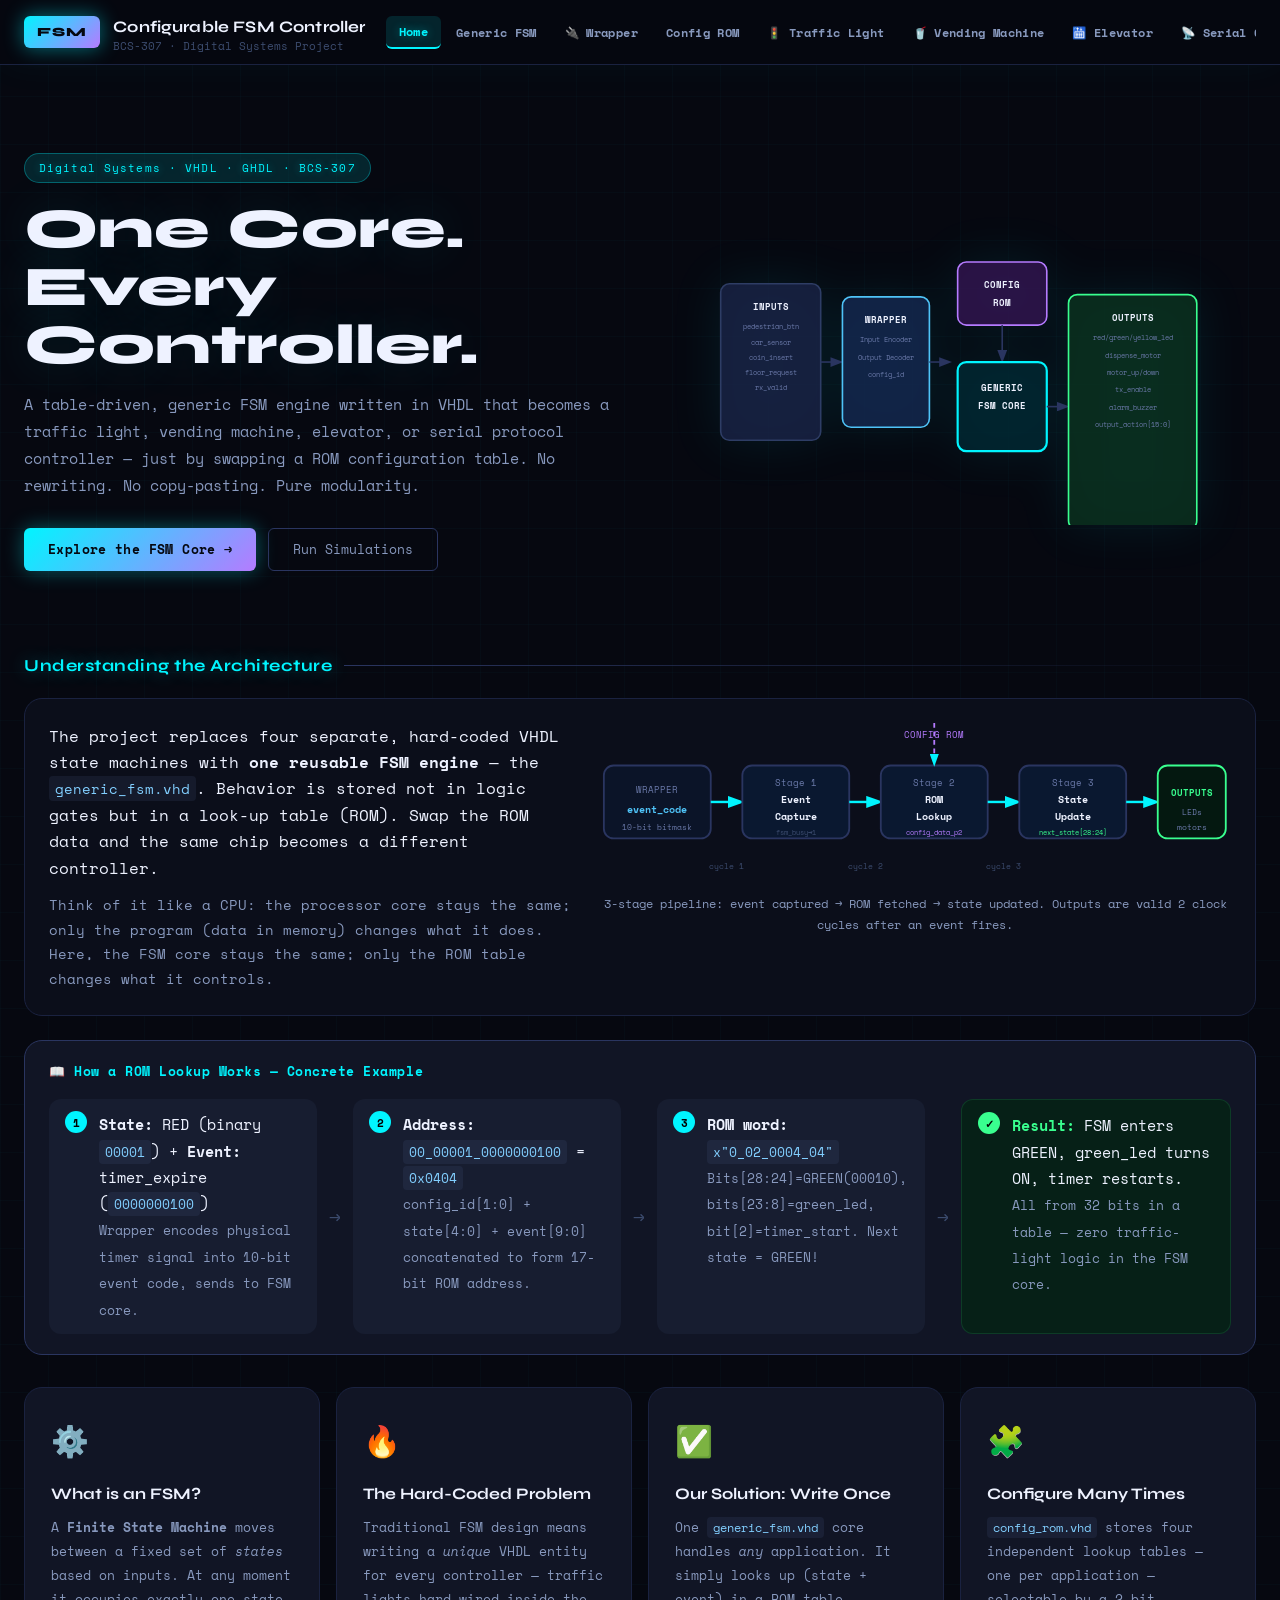
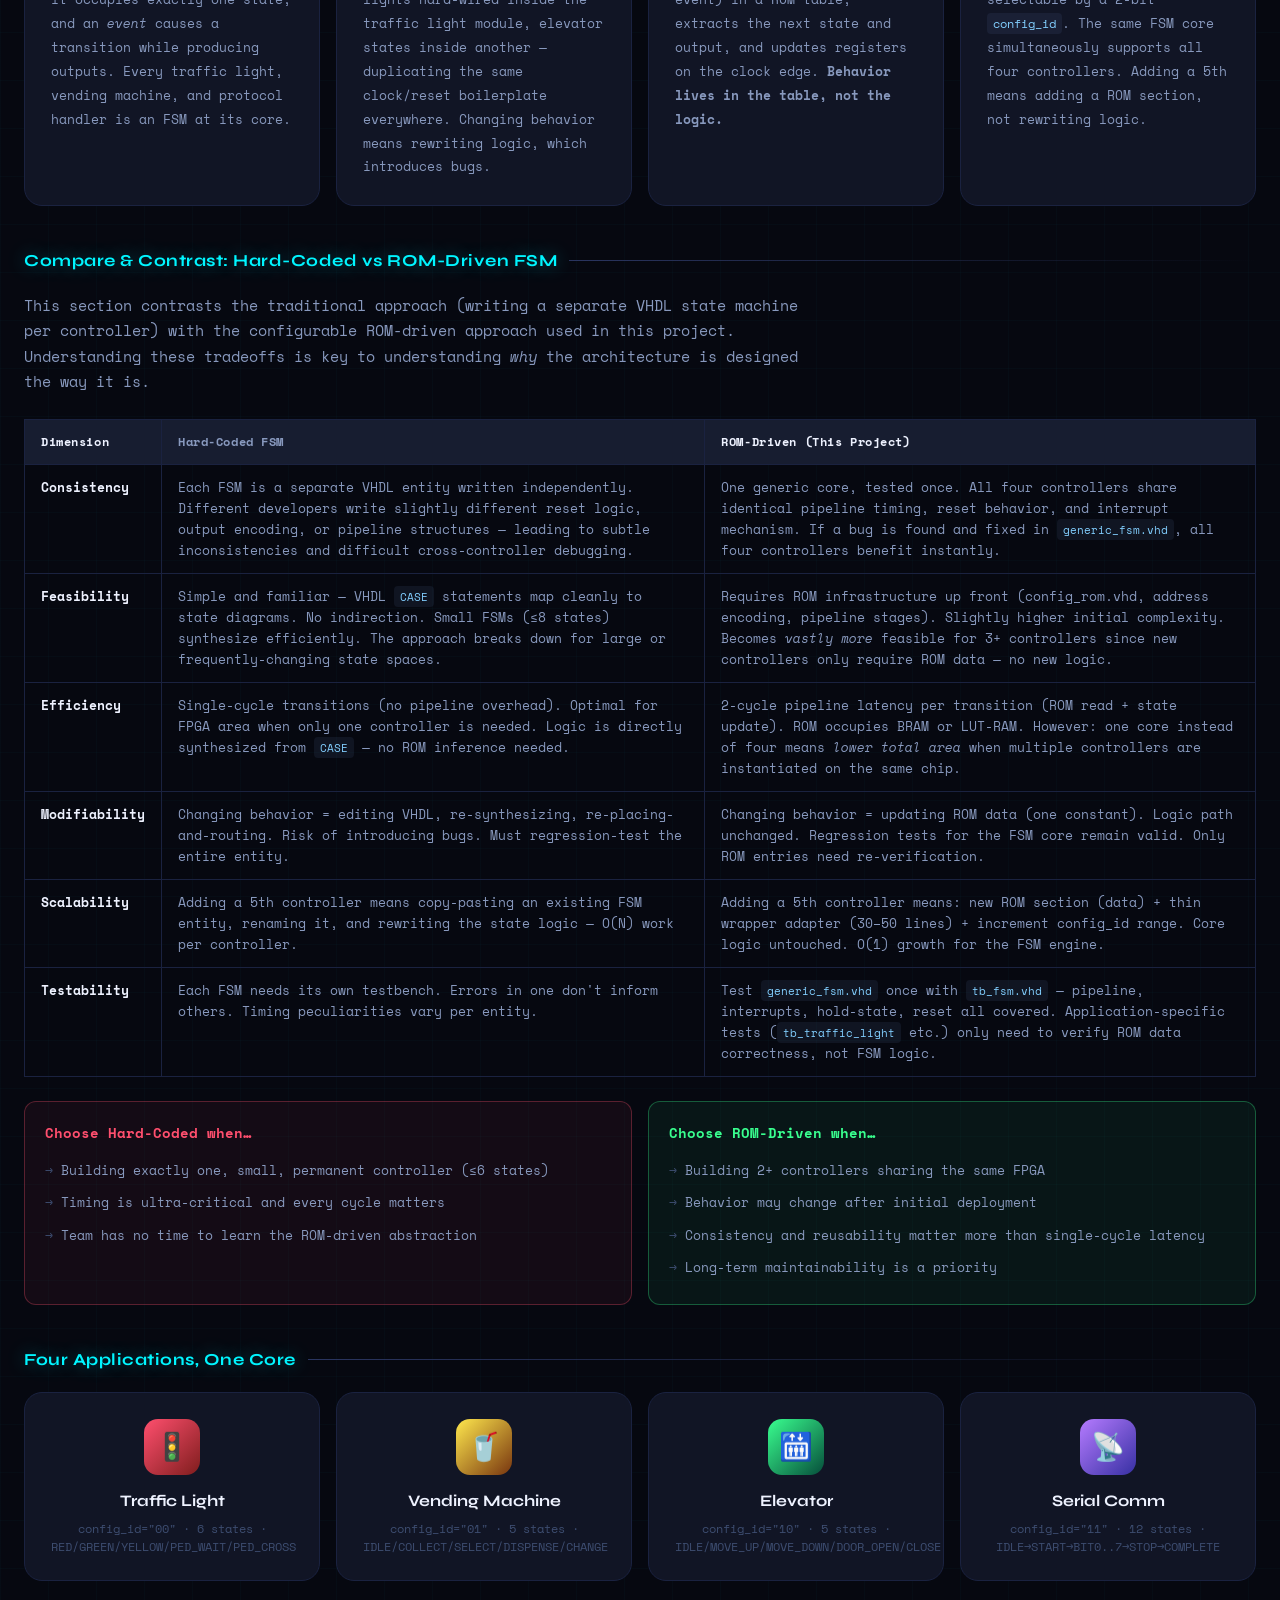
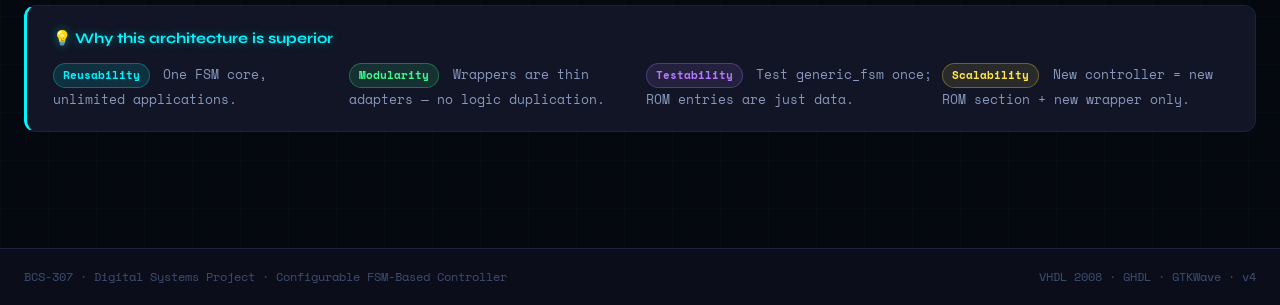
<file: configurable_fsm/web/index.html>
<!DOCTYPE html>
<html lang="en">
<head>
<meta charset="UTF-8"/>
<meta name="viewport" content="width=device-width,initial-scale=1.0"/>
<title>Configurable FSM-Based Digital Controller · BCS-307</title>
<link rel="stylesheet" href="style.css"/>
</head>
<body>

<!-- ═══════════ HEADER ═══════════ -->
<header>
  <div class="header-inner">
    <div class="logo-block">
      <div class="logo-chip">FSM</div>
      <div>
        <div class="logo-title">Configurable FSM Controller</div>
        <div class="logo-sub">BCS-307 · Digital Systems Project</div>
      </div>
    </div>
    <nav id="main-nav">
      <button class="nav-btn active"  data-tab="home">Home</button>
      <button class="nav-btn" data-tab="generic-fsm">Generic FSM</button>
      <button class="nav-btn" data-tab="wrapper">🔌 Wrapper</button>
      <button class="nav-btn" data-tab="config-rom">Config ROM</button>
      <button class="nav-btn" data-tab="traffic">🚦 Traffic Light</button>
      <button class="nav-btn" data-tab="vending">🥤 Vending Machine</button>
      <button class="nav-btn" data-tab="elevator">🛗 Elevator</button>
      <button class="nav-btn" data-tab="serial">📡 Serial Comm</button>
      <button class="nav-btn" data-tab="simulation">Simulation</button>
      <button class="nav-btn" data-tab="waveform">Waveform Viewer</button>
      <button class="nav-btn" data-tab="error-handling">&#9888;&#65039; Error Handling</button>
      <button class="nav-btn" data-tab="ui-development">&#128421;&#65039; UI Development</button>
    </nav>
    <button class="hamburger" id="hamburger">☰</button>
  </div>
</header>

<main>

<!-- ═══════════ HOME ═══════════ -->
<section class="tab active" id="tab-home">
  <div class="hero">
    <div class="hero-text">
      <span class="badge">Digital Systems · VHDL · GHDL · BCS-307</span>
      <h1>One Core.<br>Every Controller.</h1>
      <p class="hero-lead">A table-driven, generic FSM engine written in VHDL that becomes a traffic light, vending machine, elevator, or serial protocol controller — just by swapping a ROM configuration table. No rewriting. No copy-pasting. Pure modularity.</p>
      <div class="hero-btns">
        <button class="btn-primary" onclick="switchTab('generic-fsm')">Explore the FSM Core →</button>
        <button class="btn-ghost"   onclick="switchTab('simulation')">Run Simulations</button>
      </div>
    </div>
    <div class="hero-arch">
      <svg viewBox="0 0 460 300" xmlns="http://www.w3.org/2000/svg" class="arch-svg">
        <defs>
          <marker id="ah" markerWidth="8" markerHeight="6" refX="6" refY="3" orient="auto">
            <polygon points="0 0,8 3,0 6" fill="#2a3560"/>
          </marker>
        </defs>
        <rect x="8"  y="78"  width="92" height="144" rx="8" fill="rgba(25,35,70,0.8)"  stroke="#2e3d65" stroke-width="1.5"/>
        <text x="54" y="102" fill="#eef2ff" font-family="Space Mono" font-size="8" font-weight="700" text-anchor="middle">INPUTS</text>
        <text x="54" y="120" fill="#6b7aaa" font-family="Space Mono" font-size="6.5" text-anchor="middle">pedestrian_btn</text>
        <text x="54" y="134" fill="#6b7aaa" font-family="Space Mono" font-size="6.5" text-anchor="middle">car_sensor</text>
        <text x="54" y="148" fill="#6b7aaa" font-family="Space Mono" font-size="6.5" text-anchor="middle">coin_insert</text>
        <text x="54" y="162" fill="#6b7aaa" font-family="Space Mono" font-size="6.5" text-anchor="middle">floor_request</text>
        <text x="54" y="176" fill="#6b7aaa" font-family="Space Mono" font-size="6.5" text-anchor="middle">rx_valid</text>
        <line x1="100" y1="150" x2="118" y2="150" stroke="#2a3560" stroke-width="1.5" marker-end="url(#ah)"/>
        <rect x="120" y="90" width="80" height="120" rx="8" fill="rgba(20,40,80,0.8)" stroke="#4fc3f7" stroke-width="1.5"/>
        <text x="160" y="114" fill="#eef2ff" font-family="Space Mono" font-size="8" font-weight="700" text-anchor="middle">WRAPPER</text>
        <text x="160" y="132" fill="#6b7aaa" font-family="Space Mono" font-size="6.5" text-anchor="middle">Input Encoder</text>
        <text x="160" y="148" fill="#6b7aaa" font-family="Space Mono" font-size="6.5" text-anchor="middle">Output Decoder</text>
        <text x="160" y="164" fill="#6b7aaa" font-family="Space Mono" font-size="6.5" text-anchor="middle">config_id</text>
        <line x1="200" y1="150" x2="218" y2="150" stroke="#2a3560" stroke-width="1.5" marker-end="url(#ah)"/>
        <rect x="226" y="58"  width="82" height="58" rx="8" fill="rgba(50,20,80,0.8)"  stroke="#b57bff" stroke-width="1.5"/>
        <text x="267" y="82"  fill="#eef2ff" font-family="Space Mono" font-size="8" font-weight="700" text-anchor="middle">CONFIG</text>
        <text x="267" y="98"  fill="#eef2ff" font-family="Space Mono" font-size="8" font-weight="700" text-anchor="middle">ROM</text>
        <line x1="267" y1="116" x2="267" y2="148" stroke="#2a3560" stroke-width="1.5" marker-end="url(#ah)"/>
        <rect x="226" y="150" width="82" height="82" rx="8" fill="rgba(0,40,50,0.8)"   stroke="#00f5ff" stroke-width="2"/>
        <text x="267" y="177" fill="#eef2ff" font-family="Space Mono" font-size="8" font-weight="700" text-anchor="middle">GENERIC</text>
        <text x="267" y="193" fill="#eef2ff" font-family="Space Mono" font-size="8" font-weight="700" text-anchor="middle">FSM CORE</text>
        <line x1="308" y1="191" x2="326" y2="191" stroke="#2a3560" stroke-width="1.5" marker-end="url(#ah)"/>
        <rect x="328" y="88"  width="118" height="216" rx="8" fill="rgba(10,50,30,0.8)" stroke="#39ff8f" stroke-width="1.5"/>
        <text x="387" y="112" fill="#eef2ff" font-family="Space Mono" font-size="8" font-weight="700" text-anchor="middle">OUTPUTS</text>
        <text x="387" y="130" fill="#6b7aaa" font-family="Space Mono" font-size="6.5" text-anchor="middle">red/green/yellow_led</text>
        <text x="387" y="146" fill="#6b7aaa" font-family="Space Mono" font-size="6.5" text-anchor="middle">dispense_motor</text>
        <text x="387" y="162" fill="#6b7aaa" font-family="Space Mono" font-size="6.5" text-anchor="middle">motor_up/down</text>
        <text x="387" y="178" fill="#6b7aaa" font-family="Space Mono" font-size="6.5" text-anchor="middle">tx_enable</text>
        <text x="387" y="194" fill="#6b7aaa" font-family="Space Mono" font-size="6.5" text-anchor="middle">alarm_buzzer</text>
        <text x="387" y="210" fill="#6b7aaa" font-family="Space Mono" font-size="6.5" text-anchor="middle">output_action[15:0]</text>
      </svg>
    </div>
  </div>

  <!-- ── Understanding the Architecture (with visuals) ── -->
  <div class="section-title">Understanding the Architecture</div>

  <!-- Animated pipeline visual -->
  <div class="arch-explain-block">
    <div class="arch-explain-text">
      <p class="arch-lead">The project replaces four separate, hard-coded VHDL state machines with <strong>one reusable FSM engine</strong> — the <code>generic_fsm.vhd</code>. Behavior is stored not in logic gates but in a look-up table (ROM). Swap the ROM data and the same chip becomes a different controller.</p>
      <p style="margin-top:.75rem;color:var(--txt-2);font-size:.875rem;">Think of it like a CPU: the processor core stays the same; only the program (data in memory) changes what it does. Here, the FSM core stays the same; only the ROM table changes what it controls.</p>
    </div>
    <!-- Mini animated ROM pipeline diagram -->
    <div class="arch-pipeline-visual">
      <svg viewBox="0 0 520 130" xmlns="http://www.w3.org/2000/svg" class="pipeline-svg" id="arch-pipeline-svg">
        <defs>
          <marker id="pah" markerWidth="7" markerHeight="5" refX="5" refY="2.5" orient="auto">
            <polygon points="0 0,7 2.5,0 5" fill="#00f5ff"/>
          </marker>
        </defs>
        <!-- Blocks -->
        <rect x="4"   y="35" width="88" height="60" rx="8" fill="#0b1428" stroke="#2a3560" stroke-width="1.5"/>
        <text x="48"  y="58" fill="#6b7aaa" font-family="Space Mono" font-size="7.5" text-anchor="middle">WRAPPER</text>
        <text x="48"  y="74" fill="#4fc3f7" font-family="Space Mono" font-size="8" font-weight="700" text-anchor="middle">event_code</text>
        <text x="48"  y="88" fill="#6b7aaa" font-family="Space Mono" font-size="6.5" text-anchor="middle">10-bit bitmask</text>
        <!-- arrow 1 -->
        <line x1="92" y1="65" x2="116" y2="65" stroke="#00f5ff" stroke-width="2" marker-end="url(#pah)"/>
        <!-- S1 box -->
        <rect x="118" y="35" width="88" height="60" rx="8" fill="#0a1830" stroke="#2a3560" stroke-width="1.5"/>
        <text x="162" y="52" fill="#6b7aaa" font-family="Space Mono" font-size="7" text-anchor="middle">Stage 1</text>
        <text x="162" y="66" fill="#eef2ff" font-family="Space Mono" font-size="8" font-weight="700" text-anchor="middle">Event</text>
        <text x="162" y="80" fill="#eef2ff" font-family="Space Mono" font-size="8" font-weight="700" text-anchor="middle">Capture</text>
        <text x="162" y="92" fill="#3d4d70" font-family="Space Mono" font-size="6" text-anchor="middle">fsm_busy→1</text>
        <!-- arrow 2 -->
        <line x1="206" y1="65" x2="230" y2="65" stroke="#00f5ff" stroke-width="2" marker-end="url(#pah)"/>
        <!-- S2 box -->
        <rect x="232" y="35" width="88" height="60" rx="8" fill="#0a1830" stroke="#2a3560" stroke-width="1.5"/>
        <text x="276" y="52" fill="#6b7aaa" font-family="Space Mono" font-size="7" text-anchor="middle">Stage 2</text>
        <text x="276" y="66" fill="#eef2ff" font-family="Space Mono" font-size="8" font-weight="700" text-anchor="middle">ROM</text>
        <text x="276" y="80" fill="#eef2ff" font-family="Space Mono" font-size="8" font-weight="700" text-anchor="middle">Lookup</text>
        <text x="276" y="92" fill="#b57bff" font-family="Space Mono" font-size="6" text-anchor="middle">config_data_p2</text>
        <!-- ROM feed arrow down from top -->
        <line x1="276" y1="0" x2="276" y2="33" stroke="#b57bff" stroke-width="1.5" marker-end="url(#pah)" stroke-dasharray="4,3"/>
        <text x="276" y="12" fill="#b57bff" font-family="Space Mono" font-size="7" text-anchor="middle">CONFIG ROM</text>
        <!-- arrow 3 -->
        <line x1="320" y1="65" x2="344" y2="65" stroke="#00f5ff" stroke-width="2" marker-end="url(#pah)"/>
        <!-- S3 box -->
        <rect x="346" y="35" width="88" height="60" rx="8" fill="#0a1830" stroke="#2a3560" stroke-width="1.5"/>
        <text x="390" y="52" fill="#6b7aaa" font-family="Space Mono" font-size="7" text-anchor="middle">Stage 3</text>
        <text x="390" y="66" fill="#eef2ff" font-family="Space Mono" font-size="8" font-weight="700" text-anchor="middle">State</text>
        <text x="390" y="80" fill="#eef2ff" font-family="Space Mono" font-size="8" font-weight="700" text-anchor="middle">Update</text>
        <text x="390" y="92" fill="#39ff8f" font-family="Space Mono" font-size="6" text-anchor="middle">next_state[28:24]</text>
        <!-- arrow 4 -->
        <line x1="434" y1="65" x2="458" y2="65" stroke="#00f5ff" stroke-width="2" marker-end="url(#pah)"/>
        <!-- Output box -->
        <rect x="460" y="35" width="56" height="60" rx="8" fill="#041810" stroke="#39ff8f" stroke-width="1.5"/>
        <text x="488" y="60" fill="#39ff8f" font-family="Space Mono" font-size="7.5" font-weight="700" text-anchor="middle">OUTPUTS</text>
        <text x="488" y="76" fill="#6b7aaa" font-family="Space Mono" font-size="6.5" text-anchor="middle">LEDs</text>
        <text x="488" y="88" fill="#6b7aaa" font-family="Space Mono" font-size="6.5" text-anchor="middle">motors</text>
        <!-- Latency labels -->
        <text x="105" y="120" fill="#3d4d70" font-family="Space Mono" font-size="6.5" text-anchor="middle">cycle 1</text>
        <text x="219" y="120" fill="#3d4d70" font-family="Space Mono" font-size="6.5" text-anchor="middle">cycle 2</text>
        <text x="333" y="120" fill="#3d4d70" font-family="Space Mono" font-size="6.5" text-anchor="middle">cycle 3</text>
      </svg>
      <div class="pipeline-caption">3-stage pipeline: event captured → ROM fetched → state updated. Outputs are valid 2 clock cycles after an event fires.</div>
    </div>
  </div>

  <!-- ROM Lookup mini example -->
  <div class="rom-mini-example">
    <div class="rom-mini-title">📖 How a ROM Lookup Works — Concrete Example</div>
    <div class="rom-mini-body">
      <div class="rom-mini-step">
        <div class="rom-mini-step-num">1</div>
        <div><strong>State:</strong> RED (binary <code>00001</code>) + <strong>Event:</strong> timer_expire (<code>0000000100</code>)<br>
        <span style="color:var(--txt-2);font-size:.8rem">Wrapper encodes physical timer signal into 10-bit event code, sends to FSM core.</span></div>
      </div>
      <div class="rom-mini-arrow">→</div>
      <div class="rom-mini-step">
        <div class="rom-mini-step-num">2</div>
        <div><strong>Address:</strong> <code>00_00001_0000000100</code> = <code>0x0404</code><br>
        <span style="color:var(--txt-2);font-size:.8rem">config_id[1:0] + state[4:0] + event[9:0] concatenated to form 17-bit ROM address.</span></div>
      </div>
      <div class="rom-mini-arrow">→</div>
      <div class="rom-mini-step">
        <div class="rom-mini-step-num">3</div>
        <div><strong>ROM word:</strong> <code>x"0_02_0004_04"</code><br>
        <span style="color:var(--txt-2);font-size:.8rem">Bits[28:24]=GREEN(00010), bits[23:8]=green_led, bit[2]=timer_start. Next state = GREEN!</span></div>
      </div>
      <div class="rom-mini-arrow">→</div>
      <div class="rom-mini-step rom-mini-result">
        <div class="rom-mini-step-num" style="background:var(--green);color:#000">✓</div>
        <div><strong style="color:var(--green)">Result:</strong> FSM enters GREEN, green_led turns ON, timer restarts.<br>
        <span style="color:var(--txt-2);font-size:.8rem">All from 32 bits in a table — zero traffic-light logic in the FSM core.</span></div>
      </div>
    </div>
  </div>

  <div class="card-grid">
    <div class="card"><div class="card-icon">⚙️</div><h3>What is an FSM?</h3><p>A <strong>Finite State Machine</strong> moves between a fixed set of <em>states</em> based on inputs. At any moment it occupies exactly one state, and an <em>event</em> causes a transition while producing outputs. Every traffic light, vending machine, and protocol handler is an FSM at its core.</p></div>
    <div class="card"><div class="card-icon">🔥</div><h3>The Hard-Coded Problem</h3><p>Traditional FSM design means writing a <em>unique</em> VHDL entity for every controller — traffic lights hard-wired inside the traffic light module, elevator states inside another — duplicating the same clock/reset boilerplate everywhere. Changing behavior means rewriting logic, which introduces bugs.</p></div>
    <div class="card"><div class="card-icon">✅</div><h3>Our Solution: Write Once</h3><p>One <code>generic_fsm.vhd</code> core handles <em>any</em> application. It simply looks up (state + event) in a ROM table, extracts the next state and output, and updates registers on the clock edge. <strong>Behavior lives in the table, not the logic.</strong></p></div>
    <div class="card"><div class="card-icon">🧩</div><h3>Configure Many Times</h3><p><code>config_rom.vhd</code> stores four independent lookup tables — one per application — selectable by a 2-bit <code>config_id</code>. The same FSM core simultaneously supports all four controllers. Adding a 5th means adding a ROM section, not rewriting logic.</p></div>
  </div>

  <!-- ── Compare & Contrast ── -->
  <div class="section-title" id="compare-section">Compare &amp; Contrast: Hard-Coded vs ROM-Driven FSM</div>
  <div class="compare-intro">
    <p>This section contrasts the traditional approach (writing a separate VHDL state machine per controller) with the configurable ROM-driven approach used in this project. Understanding these tradeoffs is key to understanding <em>why</em> the architecture is designed the way it is.</p>
  </div>

  <div class="compare-table-wrap">
    <table class="compare-table">
      <thead>
        <tr>
          <th>Dimension</th>
          <th class="col-hc">Hard-Coded FSM</th>
          <th class="col-rm">ROM-Driven (This Project)</th>
        </tr>
      </thead>
      <tbody>
        <tr>
          <td><strong>Consistency</strong></td>
          <td class="col-hc">Each FSM is a separate VHDL entity written independently. Different developers write slightly different reset logic, output encoding, or pipeline structures — leading to subtle inconsistencies and difficult cross-controller debugging.</td>
          <td class="col-rm">One generic core, tested once. All four controllers share identical pipeline timing, reset behavior, and interrupt mechanism. If a bug is found and fixed in <code>generic_fsm.vhd</code>, all four controllers benefit instantly.</td>
        </tr>
        <tr>
          <td><strong>Feasibility</strong></td>
          <td class="col-hc">Simple and familiar — VHDL <code>CASE</code> statements map cleanly to state diagrams. No indirection. Small FSMs (≤8 states) synthesize efficiently. The approach breaks down for large or frequently-changing state spaces.</td>
          <td class="col-rm">Requires ROM infrastructure up front (config_rom.vhd, address encoding, pipeline stages). Slightly higher initial complexity. Becomes <em>vastly more</em> feasible for 3+ controllers since new controllers only require ROM data — no new logic.</td>
        </tr>
        <tr>
          <td><strong>Efficiency</strong></td>
          <td class="col-hc">Single-cycle transitions (no pipeline overhead). Optimal for FPGA area when only one controller is needed. Logic is directly synthesized from <code>CASE</code> — no ROM inference needed.</td>
          <td class="col-rm">2-cycle pipeline latency per transition (ROM read + state update). ROM occupies BRAM or LUT-RAM. However: one core instead of four means <em>lower total area</em> when multiple controllers are instantiated on the same chip.</td>
        </tr>
        <tr>
          <td><strong>Modifiability</strong></td>
          <td class="col-hc">Changing behavior = editing VHDL, re-synthesizing, re-placing-and-routing. Risk of introducing bugs. Must regression-test the entire entity.</td>
          <td class="col-rm">Changing behavior = updating ROM data (one constant). Logic path unchanged. Regression tests for the FSM core remain valid. Only ROM entries need re-verification.</td>
        </tr>
        <tr>
          <td><strong>Scalability</strong></td>
          <td class="col-hc">Adding a 5th controller means copy-pasting an existing FSM entity, renaming it, and rewriting the state logic — O(N) work per controller.</td>
          <td class="col-rm">Adding a 5th controller means: new ROM section (data) + thin wrapper adapter (30–50 lines) + increment config_id range. Core logic untouched. O(1) growth for the FSM engine.</td>
        </tr>
        <tr>
          <td><strong>Testability</strong></td>
          <td class="col-hc">Each FSM needs its own testbench. Errors in one don't inform others. Timing peculiarities vary per entity.</td>
          <td class="col-rm">Test <code>generic_fsm.vhd</code> once with <code>tb_fsm.vhd</code> — pipeline, interrupts, hold-state, reset all covered. Application-specific tests (<code>tb_traffic_light</code> etc.) only need to verify ROM data correctness, not FSM logic.</td>
        </tr>
      </tbody>
    </table>
  </div>

  <div class="compare-verdict">
    <div class="verdict-item verdict-hc">
      <div class="verdict-title">Choose Hard-Coded when…</div>
      <ul>
        <li>Building exactly one, small, permanent controller (≤6 states)</li>
        <li>Timing is ultra-critical and every cycle matters</li>
        <li>Team has no time to learn the ROM-driven abstraction</li>
      </ul>
    </div>
    <div class="verdict-item verdict-rm">
      <div class="verdict-title">Choose ROM-Driven when…</div>
      <ul>
        <li>Building 2+ controllers sharing the same FPGA</li>
        <li>Behavior may change after initial deployment</li>
        <li>Consistency and reusability matter more than single-cycle latency</li>
        <li>Long-term maintainability is a priority</li>
      </ul>
    </div>
  </div>

  <div class="section-title">Four Applications, One Core</div>
  <div class="app-cards">
    <div class="app-card" onclick="switchTab('traffic')">
      <div class="app-icon" style="background:linear-gradient(135deg,#ff4f6e,#7f1d1d)">🚦</div>
      <div class="app-name">Traffic Light</div>
      <div class="app-desc">config_id="00" · 6 states · RED/GREEN/YELLOW/PED_WAIT/PED_CROSS</div>
    </div>
    <div class="app-card" onclick="switchTab('vending')">
      <div class="app-icon" style="background:linear-gradient(135deg,#ffe84d,#78350f)">🥤</div>
      <div class="app-name">Vending Machine</div>
      <div class="app-desc">config_id="01" · 5 states · IDLE/COLLECT/SELECT/DISPENSE/CHANGE</div>
    </div>
    <div class="app-card" onclick="switchTab('elevator')">
      <div class="app-icon" style="background:linear-gradient(135deg,#39ff8f,#064e3b)">🛗</div>
      <div class="app-name">Elevator</div>
      <div class="app-desc">config_id="10" · 5 states · IDLE/MOVE_UP/MOVE_DOWN/DOOR_OPEN/CLOSE</div>
    </div>
    <div class="app-card" onclick="switchTab('serial')">
      <div class="app-icon" style="background:linear-gradient(135deg,#b57bff,#3730a3)">📡</div>
      <div class="app-name">Serial Comm</div>
      <div class="app-desc">config_id="11" · 12 states · IDLE→START→BIT0..7→STOP→COMPLETE</div>
    </div>
  </div>

  <div class="info-box" style="margin-top:1.5rem">
    <div class="info-box-title">💡 Why this architecture is superior</div>
    <div class="info-grid">
      <div><span class="tag cyan">Reusability</span> One FSM core, unlimited applications.</div>
      <div><span class="tag green">Modularity</span> Wrappers are thin adapters — no logic duplication.</div>
      <div><span class="tag purple">Testability</span> Test generic_fsm once; ROM entries are just data.</div>
      <div><span class="tag yellow">Scalability</span> New controller = new ROM section + new wrapper only.</div>
    </div>
  </div>
</section>

<!-- ═══════════ GENERIC FSM ═══════════ -->
<section class="tab" id="tab-generic-fsm">
  <div class="page-header"><h2>Generic FSM Core</h2><p>The heart of the entire project — <code>generic_fsm.vhd</code></p></div>

  <!-- Definition paragraph -->
  <div class="generic-fsm-intro">
    <p>The <strong>Generic FSM</strong> is a <em>table-driven, ROM-configured, reusable state machine engine</em>. Rather than encoding state transitions as logic gates (VHDL <code>CASE</code> statements), this core reads its next-state and output values from a ROM every clock cycle. The same hardware block — the same entity, the same port map — becomes a traffic light controller, a vending machine, an elevator, or a serial receiver just by pointing it at a different section of the configuration ROM. This makes <code>generic_fsm.vhd</code> the single most important file in the project: it is instantiated <em>once</em> but handles all four applications simultaneously.</p>
    <div class="generic-fsm-key-facts">
      <span class="kf-item"><code>5-bit</code> state register → up to 32 states</span>
      <span class="kf-sep">·</span>
      <span class="kf-item"><code>10-bit</code> event code → up to 1024 events</span>
      <span class="kf-sep">·</span>
      <span class="kf-item"><code>2-bit</code> config_id → 4 ROM sections</span>
      <span class="kf-sep">·</span>
      <span class="kf-item"><code>3-cycle</code> pipelined transition</span>
    </div>
  </div>

  <div class="section-title">Entity Interface — Block Diagram</div>

  <!-- Visual block diagram of the entity -->
  <div class="entity-block-diagram">
    <svg viewBox="0 0 640 320" xmlns="http://www.w3.org/2000/svg" class="entity-svg">
      <defs>
        <marker id="eah" markerWidth="7" markerHeight="5" refX="5" refY="2.5" orient="auto">
          <polygon points="0 0,7 2.5,0 5" fill="#4a5580"/>
        </marker>
        <marker id="eah-in" markerWidth="7" markerHeight="5" refX="5" refY="2.5" orient="auto">
          <polygon points="0 0,7 2.5,0 5" fill="#4fc3f7"/>
        </marker>
        <marker id="eah-out" markerWidth="7" markerHeight="5" refX="5" refY="2.5" orient="auto">
          <polygon points="0 0,7 2.5,0 5" fill="#39ff8f"/>
        </marker>
      </defs>

      <!-- Core box -->
      <rect x="220" y="40" width="200" height="240" rx="12" fill="#050c1e" stroke="#00f5ff" stroke-width="2"/>
      <text x="320" y="70" fill="#00f5ff" font-family="Space Mono" font-size="10" font-weight="700" text-anchor="middle">generic_fsm</text>
      <text x="320" y="86" fill="#3d4d70" font-family="Space Mono" font-size="7.5" text-anchor="middle">generic_fsm.vhd</text>
      <line x1="225" y1="94" x2="415" y2="94" stroke="#1a2240" stroke-width="1"/>

      <!-- Internal labels -->
      <text x="320" y="118" fill="#2a3560" font-family="Space Mono" font-size="7" text-anchor="middle">3-stage pipeline</text>
      <text x="320" y="132" fill="#2a3560" font-family="Space Mono" font-size="7" text-anchor="middle">ROM addr generator</text>
      <text x="320" y="146" fill="#2a3560" font-family="Space Mono" font-size="7" text-anchor="middle">State register</text>
      <text x="320" y="160" fill="#2a3560" font-family="Space Mono" font-size="7" text-anchor="middle">Priority decoder</text>
      <text x="320" y="174" fill="#2a3560" font-family="Space Mono" font-size="7" text-anchor="middle">Interrupt logic</text>

      <!-- INPUTS (left side) -->
      <!-- clk -->
      <line x1="60" y1="110" x2="218" y2="110" stroke="#4fc3f7" stroke-width="1.5" marker-end="url(#eah-in)"/>
      <rect x="4" y="98" width="56" height="24" rx="4" fill="#071828" stroke="#4fc3f7" stroke-width="1"/>
      <text x="32" y="114" fill="#4fc3f7" font-family="Space Mono" font-size="7.5" text-anchor="middle">clk</text>
      <text x="140" y="107" fill="#6b7aaa" font-family="Space Mono" font-size="6.5" text-anchor="middle">1-bit · rising edge</text>

      <!-- reset -->
      <line x1="60" y1="140" x2="218" y2="140" stroke="#4fc3f7" stroke-width="1.5" marker-end="url(#eah-in)"/>
      <rect x="4" y="128" width="56" height="24" rx="4" fill="#071828" stroke="#4fc3f7" stroke-width="1"/>
      <text x="32" y="144" fill="#4fc3f7" font-family="Space Mono" font-size="7.5" text-anchor="middle">reset</text>
      <text x="140" y="137" fill="#6b7aaa" font-family="Space Mono" font-size="6.5" text-anchor="middle">1-bit · sync</text>

      <!-- event_code -->
      <line x1="60" y1="170" x2="218" y2="170" stroke="#ffe84d" stroke-width="1.5" marker-end="url(#eah-in)"/>
      <rect x="4" y="158" width="56" height="24" rx="4" fill="#1a1200" stroke="#ffe84d" stroke-width="1"/>
      <text x="32" y="174" fill="#ffe84d" font-family="Space Mono" font-size="6.5" text-anchor="middle">event_code</text>
      <text x="140" y="167" fill="#6b7aaa" font-family="Space Mono" font-size="6.5" text-anchor="middle">10-bit · from wrapper</text>

      <!-- config_data -->
      <line x1="60" y1="200" x2="218" y2="200" stroke="#b57bff" stroke-width="1.5" marker-end="url(#eah-in)"/>
      <rect x="4" y="188" width="56" height="24" rx="4" fill="#150830" stroke="#b57bff" stroke-width="1"/>
      <text x="32" y="204" fill="#b57bff" font-family="Space Mono" font-size="6" text-anchor="middle">config_data</text>
      <text x="140" y="197" fill="#6b7aaa" font-family="Space Mono" font-size="6.5" text-anchor="middle">32-bit · from ROM</text>

      <!-- config_id -->
      <line x1="60" y1="230" x2="218" y2="230" stroke="#b57bff" stroke-width="1.5" marker-end="url(#eah-in)"/>
      <rect x="4" y="218" width="56" height="24" rx="4" fill="#150830" stroke="#b57bff" stroke-width="1"/>
      <text x="32" y="234" fill="#b57bff" font-family="Space Mono" font-size="6.5" text-anchor="middle">config_id</text>
      <text x="140" y="227" fill="#6b7aaa" font-family="Space Mono" font-size="6.5" text-anchor="middle">2-bit · 00-11 selector</text>

      <!-- interrupt_event -->
      <line x1="60" y1="260" x2="218" y2="260" stroke="#ff4f6e" stroke-width="1.5" marker-end="url(#eah-in)"/>
      <rect x="4" y="248" width="56" height="24" rx="4" fill="#200008" stroke="#ff4f6e" stroke-width="1"/>
      <text x="32" y="264" fill="#ff4f6e" font-family="Space Mono" font-size="5.5" text-anchor="middle">interrupt_evt</text>
      <text x="140" y="257" fill="#6b7aaa" font-family="Space Mono" font-size="6.5" text-anchor="middle">10-bit · forces IDLE</text>

      <!-- OUTPUTS (right side) -->
      <!-- state_code -->
      <line x1="420" y1="120" x2="576" y2="120" stroke="#39ff8f" stroke-width="1.5" marker-end="url(#eah-out)"/>
      <rect x="578" y="108" width="58" height="24" rx="4" fill="#001806" stroke="#39ff8f" stroke-width="1"/>
      <text x="607" y="122" fill="#39ff8f" font-family="Space Mono" font-size="6" text-anchor="middle">state_code</text>
      <text x="498" y="117" fill="#6b7aaa" font-family="Space Mono" font-size="6.5" text-anchor="middle">5-bit · current state</text>

      <!-- output_action -->
      <line x1="420" y1="152" x2="576" y2="152" stroke="#39ff8f" stroke-width="1.5" marker-end="url(#eah-out)"/>
      <rect x="578" y="140" width="58" height="24" rx="4" fill="#001806" stroke="#39ff8f" stroke-width="1"/>
      <text x="607" y="154" fill="#39ff8f" font-family="Space Mono" font-size="5.5" text-anchor="middle">output_action</text>
      <text x="498" y="149" fill="#6b7aaa" font-family="Space Mono" font-size="6.5" text-anchor="middle">16-bit · bitmask</text>

      <!-- config_addr -->
      <line x1="420" y1="184" x2="576" y2="184" stroke="#4fc3f7" stroke-width="1.5" marker-end="url(#eah-out)"/>
      <rect x="578" y="172" width="58" height="24" rx="4" fill="#071828" stroke="#4fc3f7" stroke-width="1"/>
      <text x="607" y="186" fill="#4fc3f7" font-family="Space Mono" font-size="6" text-anchor="middle">config_addr</text>
      <text x="498" y="181" fill="#6b7aaa" font-family="Space Mono" font-size="6.5" text-anchor="middle">17-bit → to ROM</text>

      <!-- output_valid -->
      <line x1="420" y1="216" x2="576" y2="216" stroke="#39ff8f" stroke-width="1.5" marker-end="url(#eah-out)"/>
      <rect x="578" y="204" width="58" height="24" rx="4" fill="#001806" stroke="#39ff8f" stroke-width="1"/>
      <text x="607" y="218" fill="#39ff8f" font-family="Space Mono" font-size="5.5" text-anchor="middle">output_valid</text>
      <text x="498" y="213" fill="#6b7aaa" font-family="Space Mono" font-size="6.5" text-anchor="middle">1-bit · pulse</text>

      <!-- fsm_busy -->
      <line x1="420" y1="248" x2="576" y2="248" stroke="#ffe84d" stroke-width="1.5" marker-end="url(#eah-out)"/>
      <rect x="578" y="236" width="58" height="24" rx="4" fill="#1a1200" stroke="#ffe84d" stroke-width="1"/>
      <text x="607" y="250" fill="#ffe84d" font-family="Space Mono" font-size="6.5" text-anchor="middle">fsm_busy</text>
      <text x="498" y="245" fill="#6b7aaa" font-family="Space Mono" font-size="6.5" text-anchor="middle">1-bit · pipeline gate</text>

      <!-- timer_start_out -->
      <line x1="420" y1="280" x2="576" y2="280" stroke="#39ff8f" stroke-width="1.5" marker-end="url(#eah-out)"/>
      <rect x="578" y="268" width="58" height="24" rx="4" fill="#001806" stroke="#39ff8f" stroke-width="1"/>
      <text x="607" y="282" fill="#39ff8f" font-family="Space Mono" font-size="5.5" text-anchor="middle">timer_start</text>
      <text x="498" y="277" fill="#6b7aaa" font-family="Space Mono" font-size="6.5" text-anchor="middle">1-bit · ROM bit[2]</text>

      <!-- IN/OUT labels -->
      <text x="32" y="90" fill="#4fc3f7" font-family="Space Mono" font-size="8" font-weight="700" text-anchor="middle">INPUTS</text>
      <text x="607" y="100" fill="#39ff8f" font-family="Space Mono" font-size="8" font-weight="700" text-anchor="middle">OUTPUTS</text>
    </svg>

    <!-- Concrete mapping example -->
    <div class="entity-example-box">
      <div class="entity-example-title">📌 Concrete Port Mapping — Traffic Light Wrapper</div>
      <div class="entity-example-body">
        <div class="em-row"><span class="em-port">event_code</span><span class="em-arrow">←</span><span class="em-signal">pedestrian_btn="01", car_sensor="10", timer_done="100" (10-bit one-hot)</span></div>
        <div class="em-row"><span class="em-port">config_id</span><span class="em-arrow">←</span><span class="em-signal">"00" (constant — selects traffic light ROM section)</span></div>
        <div class="em-row"><span class="em-port">interrupt_event</span><span class="em-arrow">←</span><span class="em-signal">TL_INTERRUPT_EVENT = "0000001000" (emergency vehicle, bit 3)</span></div>
        <div class="em-row"><span class="em-port">state_code</span><span class="em-arrow">→</span><span class="em-signal">wrapper uses it to track state for display and output decoding</span></div>
        <div class="em-row"><span class="em-port">output_action[0]</span><span class="em-arrow">→</span><span class="em-signal">red_led (physical signal to hardware)</span></div>
        <div class="em-row"><span class="em-port">output_action[1]</span><span class="em-arrow">→</span><span class="em-signal">yellow_led</span></div>
        <div class="em-row"><span class="em-port">output_action[2]</span><span class="em-arrow">→</span><span class="em-signal">green_led</span></div>
        <div class="em-row"><span class="em-port">output_action[3]</span><span class="em-arrow">→</span><span class="em-signal">ped_signal (pedestrian walk light)</span></div>
        <div class="em-row"><span class="em-port">fsm_busy</span><span class="em-arrow">→</span><span class="em-signal">gates input encoder (prevents double-firing during pipeline)</span></div>
      </div>
    </div>
  </div>

  <div class="port-table-wrap"><table class="port-table">
    <thead><tr><th>Port</th><th>Dir</th><th>Width</th><th>Description</th></tr></thead>
    <tbody>
      <tr><td><code>clk</code></td><td class="dir-in">IN</td><td>1</td><td>System clock — all registers update on rising edge</td></tr>
      <tr><td><code>reset</code></td><td class="dir-in">IN</td><td>1</td><td>Synchronous reset — forces FSM back to state 0 (IDLE)</td></tr>
      <tr><td><code>event_code</code></td><td class="dir-in">IN</td><td>10</td><td>Current input event from wrapper's input encoder (bitmask)</td></tr>
      <tr><td><code>config_data</code></td><td class="dir-in">IN</td><td>32</td><td>ROM word: next_state[28:24] + output_action[23:8] + flags[7:0]</td></tr>
      <tr><td><code>config_id</code></td><td class="dir-in">IN</td><td>2</td><td>ROM section selector: 00=TL, 01=VM, 10=EL, 11=SP</td></tr>
      <tr><td><code>interrupt_event</code></td><td class="dir-in">IN</td><td>10</td><td>Special event that forces FSM → IDLE immediately</td></tr>
      <tr><td><code>state_code</code></td><td class="dir-out">OUT</td><td>5</td><td>Current state (5 bits → up to 32 states)</td></tr>
      <tr><td><code>output_action</code></td><td class="dir-out">OUT</td><td>16</td><td>16-bit output bitmask decoded by wrapper into physical signals</td></tr>
      <tr><td><code>config_addr</code></td><td class="dir-out">OUT</td><td>17</td><td>ROM address: {config_id[1:0], state[4:0], event_code[9:0]}</td></tr>
      <tr><td><code>output_valid</code></td><td class="dir-out">OUT</td><td>1</td><td>Pulses HIGH when output_action is valid (post state-update)</td></tr>
      <tr><td><code>fsm_busy</code></td><td class="dir-out">OUT</td><td>1</td><td>HIGH during pipeline processing — wrapper must not send new events</td></tr>
      <tr><td><code>timer_start_out</code></td><td class="dir-out">OUT</td><td>1</td><td>Decoded from ROM bit[2] — tells external timer to start</td></tr>
    </tbody>
  </table></div>

  <div class="section-title">The 3-Stage Pipeline</div>
  <div class="pipeline-diagram">
    <div class="pipe-stage">
      <div class="pipe-label">Stage 1 <span>Event Capture</span></div>
      <div class="pipe-body"><p>On rising clock edge, if <code>fsm_busy=0</code> and non-zero <code>event_code</code> arrives, capture into <code>event_code_reg</code> and assert <code>fsm_busy_i='1'</code>.</p><div class="pipe-output">→ event_code_reg, fsm_busy_i</div></div>
    </div>
    <div class="pipe-arrow">→</div>
    <div class="pipe-stage">
      <div class="pipe-label">Stage 2 <span>ROM Capture</span></div>
      <div class="pipe-body"><p>Address <code>{config_id, state, event_code_reg}</code> is already at the ROM. This stage registers the ROM output into <code>config_data_p2</code>.</p><div class="pipe-output">→ config_data_p2, fsm_busy_p2</div></div>
    </div>
    <div class="pipe-arrow">→</div>
    <div class="pipe-stage">
      <div class="pipe-label">Stage 3 <span>State Update</span></div>
      <div class="pipe-body"><p>Decode ROM word: extract <code>next_state[28:24]</code>, <code>output_action[23:8]</code>, control flags. Apply priority: <strong>Interrupt &gt; Hold &gt; Normal</strong>.</p><div class="pipe-output">→ current_state, output_action_reg</div></div>
    </div>
  </div>

  <div class="section-title">ROM Word Format — 32-bit Encoding</div>
  <div class="bitfield-diagram">
    <div class="bit-group unused"><div class="bit-label">31:29</div><div class="bit-name">UNUSED</div></div>
    <div class="bit-group next-state"><div class="bit-label">28:24</div><div class="bit-name">next_state (5 bits)</div></div>
    <div class="bit-group output-action"><div class="bit-label">23:8</div><div class="bit-name">output_action (16 bits)</div></div>
    <div class="bit-group flag"><div class="bit-label">7:4</div><div class="bit-name">timer_reset timer_start</div></div>
    <div class="bit-group flag-red"><div class="bit-label">1</div><div class="bit-name" style="color:var(--red)">interrupt_en</div></div>
    <div class="bit-group flag"><div class="bit-label">0</div><div class="bit-name" style="color:var(--yellow)">hold_state</div></div>
  </div>

  <div class="section-title">State Transition Priority</div>
  <div class="priority-cards">
    <div class="priority-card p-interrupt"><h4>1 · Interrupt (Highest)</h4><p>When <code>event_code = interrupt_event</code> AND ROM has <code>interrupt_en='1'</code>, FSM forces to state 0 (IDLE) immediately regardless of any other condition.</p></div>
    <div class="priority-card p-hold"><h4>2 · Hold State</h4><p>When ROM bit[0] = <code>hold_state='1'</code>, FSM stays in current state. Event acknowledged (output_valid pulses) but <code>current_state</code> does not change.</p></div>
    <div class="priority-card p-normal"><h4>3 · Normal Transition</h4><p>Default path: <code>current_state ← ROM[28:24]</code>. Next state is whatever is programmed in the ROM lookup table for this (state, event) pair.</p></div>
  </div>

  <div class="section-title">Common Questions</div>
  <div class="qa-list">
    <div class="qa-item"><div class="qa-q" onclick="toggleQA(this)">Why use a 2-stage pipeline instead of single-cycle?<span class="qa-arrow">▼</span></div><div class="qa-a">ROM lookup takes a full clock cycle. Without the pipeline, config_data would not be stable when the state register samples it. The 2-stage design gives the ROM a full period to produce valid output before Stage 3 consumes it — satisfying setup time without increasing clock period constraints.</div></div>
    <div class="qa-item"><div class="qa-q" onclick="toggleQA(this)">Why does hold_state matter?<span class="qa-arrow">▼</span></div><div class="qa-a">Without a hold_state entry, unhandled events hit the <code>others=&gt;0</code> ROM default — meaning next_state=0 (IDLE). The FSM would silently reset on any unmapped event. hold_state lets the designer say "this event is acknowledged and intentionally ignored in this state."</div></div>
    <div class="qa-item"><div class="qa-q" onclick="toggleQA(this)">How does the ROM address calculation work exactly?<span class="qa-arrow">▼</span></div><div class="qa-a"><code>config_addr = config_id[16:15] &amp; state[14:10] &amp; event_code[9:0]</code>. For traffic light: config_id="00", state=RED("00001"), event=TIMER("0000000100"): addr = 00_00001_0000000100 = 0x0404. ROM entry at 0x0404 maps to GREEN state.</div></div>
  </div>
</section>

<!-- ═══════════ WRAPPER ═══════════ -->
<section class="tab" id="tab-wrapper">
  <div class="page-header"><h2>FSM Wrappers</h2><p>The thin adapters that connect the real world to the generic FSM core</p></div>

  <!-- Intro -->
  <div class="wrapper-intro">
    <p>A <strong>wrapper</strong> is a small VHDL entity that sits between the physical hardware signals (buttons, sensors, LEDs, motors) and the generic FSM core. It has exactly two jobs: translate <em>physical inputs → a 10-bit event code</em> the FSM understands, and translate <em>the FSM's 16-bit output_action → physical output signals</em>. Nothing more. All the state-machine intelligence lives in the core and the ROM — the wrapper is just a translator.</p>
    <div class="wrapper-key-facts">
      <span class="kf-item">4 wrappers in this project</span>
      <span class="kf-sep">·</span>
      <span class="kf-item">~50–80 lines each</span>
      <span class="kf-sep">·</span>
      <span class="kf-item">Zero state logic inside</span>
      <span class="kf-sep">·</span>
      <span class="kf-item">One per application</span>
    </div>
  </div>

  <!-- Big picture diagram -->
  <div class="section-title">Where the Wrapper Lives</div>
  <div class="wrapper-big-picture">
    <svg viewBox="0 0 660 200" xmlns="http://www.w3.org/2000/svg" class="wrapper-overview-svg">
      <defs>
        <marker id="wah" markerWidth="8" markerHeight="6" refX="6" refY="3" orient="auto">
          <polygon points="0 0,8 3,0 6" fill="#4a5580"/>
        </marker>
        <marker id="wah-c" markerWidth="8" markerHeight="6" refX="6" refY="3" orient="auto">
          <polygon points="0 0,8 3,0 6" fill="#00f5ff"/>
        </marker>
        <marker id="wah-g" markerWidth="8" markerHeight="6" refX="6" refY="3" orient="auto">
          <polygon points="0 0,8 3,0 6" fill="#39ff8f"/>
        </marker>
      </defs>

      <!-- Physical world box -->
      <rect x="4" y="30" width="108" height="140" rx="8" fill="#0a0e1c" stroke="#2e3d65" stroke-width="1.5"/>
      <text x="58" y="52" fill="#6b7aaa" font-family="Space Mono" font-size="7.5" font-weight="700" text-anchor="middle">PHYSICAL</text>
      <text x="58" y="64" fill="#6b7aaa" font-family="Space Mono" font-size="7.5" font-weight="700" text-anchor="middle">WORLD</text>
      <text x="58" y="84" fill="#3d4d70" font-family="Space Mono" font-size="6.5" text-anchor="middle">🔘 buttons</text>
      <text x="58" y="98" fill="#3d4d70" font-family="Space Mono" font-size="6.5" text-anchor="middle">📡 sensors</text>
      <text x="58" y="112" fill="#3d4d70" font-family="Space Mono" font-size="6.5" text-anchor="middle">💡 LEDs</text>
      <text x="58" y="126" fill="#3d4d70" font-family="Space Mono" font-size="6.5" text-anchor="middle">⚙️ motors</text>
      <text x="58" y="140" fill="#3d4d70" font-family="Space Mono" font-size="6.5" text-anchor="middle">🔔 buzzers</text>

      <!-- Arrow: world → wrapper (inputs) -->
      <line x1="112" y1="90" x2="148" y2="90" stroke="#4fc3f7" stroke-width="2" marker-end="url(#wah-c)"/>
      <text x="130" y="84" fill="#4fc3f7" font-family="Space Mono" font-size="6" text-anchor="middle">raw</text>
      <text x="130" y="93" fill="#4fc3f7" font-family="Space Mono" font-size="6" text-anchor="middle">inputs</text>

      <!-- Wrapper box (highlighted) -->
      <rect x="150" y="10" width="160" height="180" rx="10" fill="#050e22" stroke="#00f5ff" stroke-width="2.5"/>
      <text x="230" y="32" fill="#00f5ff" font-family="Space Mono" font-size="9" font-weight="700" text-anchor="middle">WRAPPER</text>
      <text x="230" y="46" fill="#3d4d70" font-family="Space Mono" font-size="7" text-anchor="middle">e.g. traffic_light_wrapper.vhd</text>
      <line x1="155" y1="54" x2="305" y2="54" stroke="#1a2240" stroke-width="1"/>
      <!-- Input decoder -->
      <rect x="162" y="62" width="136" height="46" rx="6" fill="#071828" stroke="#4fc3f7" stroke-width="1"/>
      <text x="230" y="80" fill="#4fc3f7" font-family="Space Mono" font-size="7.5" font-weight="700" text-anchor="middle">Input Encoder</text>
      <text x="230" y="92" fill="#6b7aaa" font-family="Space Mono" font-size="6.5" text-anchor="middle">physical signals → 10-bit event_code</text>
      <text x="230" y="102" fill="#6b7aaa" font-family="Space Mono" font-size="6.5" text-anchor="middle">priority encoder + edge detector</text>
      <!-- config_id -->
      <rect x="162" y="118" width="136" height="24" rx="6" fill="#150830" stroke="#b57bff" stroke-width="1"/>
      <text x="230" y="134" fill="#b57bff" font-family="Space Mono" font-size="7.5" font-weight="700" text-anchor="middle">config_id = constant</text>
      <!-- Output decoder -->
      <rect x="162" y="152" width="136" height="30" rx="6" fill="#001806" stroke="#39ff8f" stroke-width="1"/>
      <text x="230" y="168" fill="#39ff8f" font-family="Space Mono" font-size="7.5" font-weight="700" text-anchor="middle">Output Decoder</text>
      <text x="230" y="178" fill="#6b7aaa" font-family="Space Mono" font-size="6.5" text-anchor="middle">output_action[15:0] → physical signals</text>

      <!-- Arrow: wrapper → core (event_code) -->
      <line x1="310" y1="80" x2="346" y2="80" stroke="#00f5ff" stroke-width="2" marker-end="url(#wah-c)"/>
      <text x="328" y="72" fill="#00f5ff" font-family="Space Mono" font-size="6" text-anchor="middle">event</text>
      <text x="328" y="81" fill="#00f5ff" font-family="Space Mono" font-size="6" text-anchor="middle">_code</text>
      <!-- Arrow: core → wrapper (output_action) -->
      <line x1="346" y1="130" x2="310" y2="130" stroke="#39ff8f" stroke-width="2" marker-end="url(#wah-g)"/>
      <text x="328" y="122" fill="#39ff8f" font-family="Space Mono" font-size="6" text-anchor="middle">output</text>
      <text x="328" y="131" fill="#39ff8f" font-family="Space Mono" font-size="6" text-anchor="middle">_action</text>
      <!-- Arrow: core → wrapper (fsm_busy) -->
      <line x1="346" y1="155" x2="310" y2="155" stroke="#ffe84d" stroke-width="1.5" stroke-dasharray="4,2" marker-end="url(#wah-g)"/>
      <text x="328" y="148" fill="#ffe84d" font-family="Space Mono" font-size="5.5" text-anchor="middle">fsm_busy</text>

      <!-- Generic FSM core box -->
      <rect x="348" y="40" width="130" height="130" rx="8" fill="#020c1a" stroke="#00f5ff" stroke-width="2"/>
      <text x="413" y="66" fill="#00f5ff" font-family="Space Mono" font-size="8" font-weight="700" text-anchor="middle">GENERIC</text>
      <text x="413" y="80" fill="#00f5ff" font-family="Space Mono" font-size="8" font-weight="700" text-anchor="middle">FSM CORE</text>
      <text x="413" y="96" fill="#3d4d70" font-family="Space Mono" font-size="6.5" text-anchor="middle">generic_fsm.vhd</text>
      <text x="413" y="112" fill="#3d4d70" font-family="Space Mono" font-size="6" text-anchor="middle">state register</text>
      <text x="413" y="124" fill="#3d4d70" font-family="Space Mono" font-size="6" text-anchor="middle">pipeline stages</text>
      <text x="413" y="136" fill="#3d4d70" font-family="Space Mono" font-size="6" text-anchor="middle">interrupt logic</text>
      <text x="413" y="148" fill="#3d4d70" font-family="Space Mono" font-size="6" text-anchor="middle">ROM addr gen</text>

      <!-- Arrow: core → ROM -->
      <line x1="478" y1="90" x2="512" y2="90" stroke="#b57bff" stroke-width="1.5" marker-end="url(#wah)"/>
      <text x="495" y="82" fill="#b57bff" font-family="Space Mono" font-size="5.5" text-anchor="middle">config_addr</text>

      <!-- Config ROM -->
      <rect x="514" y="58" width="100" height="64" rx="8" fill="#0d0520" stroke="#b57bff" stroke-width="1.5"/>
      <text x="564" y="80" fill="#b57bff" font-family="Space Mono" font-size="8" font-weight="700" text-anchor="middle">CONFIG</text>
      <text x="564" y="94" fill="#b57bff" font-family="Space Mono" font-size="8" font-weight="700" text-anchor="middle">ROM</text>
      <text x="564" y="108" fill="#3d4d70" font-family="Space Mono" font-size="6" text-anchor="middle">config_rom.vhd</text>
      <!-- Arrow: ROM → core (config_data) -->
      <line x1="514" y1="110" x2="480" y2="120" stroke="#b57bff" stroke-width="1.5" marker-end="url(#wah)"/>
      <text x="497" y="123" fill="#b57bff" font-family="Space Mono" font-size="5.5" text-anchor="middle">config_data</text>

      <!-- Arrow: wrapper → world (outputs) -->
      <line x1="150" y1="168" x2="112" y2="148" stroke="#39ff8f" stroke-width="2" marker-end="url(#wah-g)"/>
      <text x="127" y="166" fill="#39ff8f" font-family="Space Mono" font-size="6" text-anchor="middle">decoded</text>
      <text x="127" y="175" fill="#39ff8f" font-family="Space Mono" font-size="6" text-anchor="middle">outputs</text>
    </svg>
    <p class="wrapper-overview-caption">The wrapper (highlighted in cyan) is the only component that knows about the specific application. The FSM core and ROM are completely reusable.</p>
  </div>

  <!-- Two jobs explained -->
  <div class="section-title">The Wrapper's Two Jobs</div>
  <div class="wrapper-two-jobs">
    <div class="wtj-card wtj-input">
      <div class="wtj-num">①</div>
      <div class="wtj-body">
        <div class="wtj-title">Input Encoder — Physical Signals → event_code</div>
        <p class="wtj-desc">The wrapper's input encoder watches all physical input pins every clock cycle. When it detects an active signal (and the FSM core is not busy), it <em>encodes</em> that signal into a 10-bit one-hot event code and sends it to the generic FSM core. Only one event fires per cycle — the priority encoder decides which if multiple signals arrive simultaneously.</p>
        <div class="wtj-rules">
          <div class="wtj-rule"><span class="wtj-rule-badge" style="border-color:#4fc3f7">Rule 1</span> Only fires when <code>fsm_busy = '0'</code> — the pipeline gate</div>
          <div class="wtj-rule"><span class="wtj-rule-badge" style="border-color:#ffe84d">Rule 2</span> Priority encoder: one event per cycle (highest priority wins)</div>
          <div class="wtj-rule"><span class="wtj-rule-badge" style="border-color:#39ff8f">Rule 3</span> Edge detection on level signals (prevents double-firing)</div>
          <div class="wtj-rule"><span class="wtj-rule-badge" style="border-color:#ff4f6e">Rule 4</span> Interrupt events bypass the normal priority and go directly to the FSM interrupt port</div>
        </div>
      </div>
    </div>
    <div class="wtj-card wtj-output">
      <div class="wtj-num">②</div>
      <div class="wtj-body">
        <div class="wtj-title">Output Decoder — output_action → Physical Signals</div>
        <p class="wtj-desc">When the FSM core completes a state transition, it asserts <code>output_valid</code> and puts a 16-bit bitmask on <code>output_action</code>. The wrapper's output decoder reads each bit and drives the corresponding physical output signal. This is a purely combinational decode — no logic, no conditions, just bit assignment.</p>
        <div class="wtj-rules">
          <div class="wtj-rule"><span class="wtj-rule-badge" style="border-color:#39ff8f">Rule 1</span> Each bit position maps to exactly one physical output signal</div>
          <div class="wtj-rule"><span class="wtj-rule-badge" style="border-color:#4fc3f7">Rule 2</span> Purely combinational — no registers in the output path</div>
          <div class="wtj-rule"><span class="wtj-rule-badge" style="border-color:#b57bff">Rule 3</span> The mapping is defined per-wrapper — different for each application</div>
          <div class="wtj-rule"><span class="wtj-rule-badge" style="border-color:#ffe84d">Rule 4</span> Special outputs (interrupt return, timer, alarm) may use extra logic</div>
        </div>
      </div>
    </div>
  </div>

  <!-- Four wrappers side by side -->
  <div class="section-title">The Four Wrappers — At a Glance</div>
  <div class="wrapper-four-grid">

    <!-- Traffic Light -->
    <div class="wfg-card">
      <div class="wfg-header" style="border-color:#ff4f6e;background:rgba(255,79,110,0.08)">
        <span class="wfg-icon">🚦</span>
        <div>
          <div class="wfg-title">traffic_light_wrapper.vhd</div>
          <div class="wfg-subtitle">config_id = "00"</div>
        </div>
      </div>
      <div class="wfg-body">
        <div class="wfg-section-label">Inputs → event_code</div>
        <div class="wfg-io-row"><span class="wfg-sig" style="color:#4fc3f7">pedestrian_btn</span><span class="wfg-arrow">→</span><span class="wfg-code">"0000000001" (bit 0)</span></div>
        <div class="wfg-io-row"><span class="wfg-sig" style="color:#4fc3f7">car_sensor</span><span class="wfg-arrow">→</span><span class="wfg-code">"0000000010" (bit 1)</span></div>
        <div class="wfg-io-row"><span class="wfg-sig" style="color:#4fc3f7">timer_done</span><span class="wfg-arrow">→</span><span class="wfg-code">"0000000100" (bit 2)</span></div>
        <div class="wfg-io-row"><span class="wfg-sig" style="color:#ff4f6e">emergency</span><span class="wfg-arrow">→</span><span class="wfg-code">interrupt_event</span></div>
        <div class="wfg-section-label" style="margin-top:.6rem">output_action → Outputs</div>
        <div class="wfg-io-row"><span class="wfg-code">bit [0]</span><span class="wfg-arrow">→</span><span class="wfg-sig" style="color:#39ff8f">red_led</span></div>
        <div class="wfg-io-row"><span class="wfg-code">bit [1]</span><span class="wfg-arrow">→</span><span class="wfg-sig" style="color:#39ff8f">yellow_led</span></div>
        <div class="wfg-io-row"><span class="wfg-code">bit [2]</span><span class="wfg-arrow">→</span><span class="wfg-sig" style="color:#39ff8f">green_led</span></div>
        <div class="wfg-io-row"><span class="wfg-code">bit [3]</span><span class="wfg-arrow">→</span><span class="wfg-sig" style="color:#39ff8f">ped_signal</span></div>
        <div class="wfg-io-row"><span class="wfg-code">ROM bit[2]</span><span class="wfg-arrow">→</span><span class="wfg-sig" style="color:#39ff8f">timer_start</span></div>
      </div>
    </div>

    <!-- Vending Machine -->
    <div class="wfg-card">
      <div class="wfg-header" style="border-color:#ffe84d;background:rgba(255,232,77,0.08)">
        <span class="wfg-icon">🥤</span>
        <div>
          <div class="wfg-title">vending_wrapper.vhd</div>
          <div class="wfg-subtitle">config_id = "01"</div>
        </div>
      </div>
      <div class="wfg-body">
        <div class="wfg-section-label">Inputs → event_code</div>
        <div class="wfg-io-row"><span class="wfg-sig" style="color:#4fc3f7">coin_insert</span><span class="wfg-arrow">→</span><span class="wfg-code">"0000000001" (bit 0)</span></div>
        <div class="wfg-io-row"><span class="wfg-sig" style="color:#4fc3f7">selection_btn</span><span class="wfg-arrow">→</span><span class="wfg-code">bits [2:1] (01/10/11)</span></div>
        <div class="wfg-io-row"><span class="wfg-sig" style="color:#4fc3f7">item_empty</span><span class="wfg-arrow">→</span><span class="wfg-code">"0000001000" (bit 3)</span></div>
        <div class="wfg-io-row"><span class="wfg-sig" style="color:#4fc3f7">dispense_done</span><span class="wfg-arrow">→</span><span class="wfg-code">"0000010000" (bit 4)</span></div>
        <div class="wfg-io-row"><span class="wfg-sig" style="color:#4fc3f7">change_done</span><span class="wfg-arrow">→</span><span class="wfg-code">"0001000000" (bit 6)</span></div>
        <div class="wfg-io-row"><span class="wfg-sig" style="color:#ff4f6e">cancel_btn</span><span class="wfg-arrow">→</span><span class="wfg-code">interrupt_event</span></div>
        <div class="wfg-section-label" style="margin-top:.6rem">output_action → Outputs</div>
        <div class="wfg-io-row"><span class="wfg-code">bit [0]</span><span class="wfg-arrow">→</span><span class="wfg-sig" style="color:#39ff8f">dispense_motor</span></div>
        <div class="wfg-io-row"><span class="wfg-code">bit [1]</span><span class="wfg-arrow">→</span><span class="wfg-sig" style="color:#39ff8f">change_return</span></div>
        <div class="wfg-io-row"><span class="wfg-code">bits [3:0]</span><span class="wfg-arrow">→</span><span class="wfg-sig" style="color:#39ff8f">display_msg</span></div>
        <div class="wfg-io-row"><span class="wfg-code">interrupt return</span><span class="wfg-arrow">→</span><span class="wfg-sig" style="color:#ff4f6e">int_change_pulse</span></div>
      </div>
    </div>

    <!-- Elevator -->
    <div class="wfg-card">
      <div class="wfg-header" style="border-color:#39ff8f;background:rgba(57,255,143,0.06)">
        <span class="wfg-icon">🛗</span>
        <div>
          <div class="wfg-title">elevator_wrapper.vhd</div>
          <div class="wfg-subtitle">config_id = "10"</div>
        </div>
      </div>
      <div class="wfg-body">
        <div class="wfg-section-label">Inputs → event_code</div>
        <div class="wfg-io-row"><span class="wfg-sig" style="color:#4fc3f7">go_up</span><span class="wfg-arrow">→</span><span class="wfg-code">"0000000001" (bit 0)</span></div>
        <div class="wfg-io-row"><span class="wfg-sig" style="color:#4fc3f7">go_down</span><span class="wfg-arrow">→</span><span class="wfg-code">"0000000010" (bit 1)</span></div>
        <div class="wfg-io-row"><span class="wfg-sig" style="color:#4fc3f7">arrived</span><span class="wfg-arrow">→</span><span class="wfg-code">"0000000100" (bit 2)</span></div>
        <div class="wfg-io-row"><span class="wfg-sig" style="color:#4fc3f7">door_clear</span><span class="wfg-arrow">→</span><span class="wfg-code">"0000001000" (bit 3)</span></div>
        <div class="wfg-io-row"><span class="wfg-sig" style="color:#4fc3f7">door_sensor</span><span class="wfg-arrow">→</span><span class="wfg-code">"0000010000" (bit 4)</span></div>
        <div class="wfg-io-row"><span class="wfg-sig" style="color:#ff4f6e">emergency_btn</span><span class="wfg-arrow">→</span><span class="wfg-code">interrupt_event</span></div>
        <div class="wfg-section-label" style="margin-top:.6rem">output_action → Outputs</div>
        <div class="wfg-io-row"><span class="wfg-code">bit [0]</span><span class="wfg-arrow">→</span><span class="wfg-sig" style="color:#39ff8f">motor_up</span></div>
        <div class="wfg-io-row"><span class="wfg-code">bit [1]</span><span class="wfg-arrow">→</span><span class="wfg-sig" style="color:#39ff8f">motor_down</span></div>
        <div class="wfg-io-row"><span class="wfg-code">bit [2]</span><span class="wfg-arrow">→</span><span class="wfg-sig" style="color:#39ff8f">door_open</span></div>
        <div class="wfg-io-row"><span class="wfg-code">bit [3]</span><span class="wfg-arrow">→</span><span class="wfg-sig" style="color:#39ff8f">alarm_buzzer</span></div>
        <div class="wfg-io-row"><span class="wfg-code">floor counter</span><span class="wfg-arrow">→</span><span class="wfg-sig" style="color:#39ff8f">floor_display</span></div>
      </div>
    </div>

    <!-- Serial -->
    <div class="wfg-card">
      <div class="wfg-header" style="border-color:#b57bff;background:rgba(181,123,255,0.08)">
        <span class="wfg-icon">📡</span>
        <div>
          <div class="wfg-title">serial_wrapper.vhd</div>
          <div class="wfg-subtitle">config_id = "11"</div>
        </div>
      </div>
      <div class="wfg-body">
        <div class="wfg-section-label">Inputs → event_code</div>
        <div class="wfg-io-row"><span class="wfg-sig" style="color:#4fc3f7">rx_valid ↑ + parity OK</span><span class="wfg-arrow">→</span><span class="wfg-code">bit [8] (256)</span></div>
        <div class="wfg-io-row"><span class="wfg-sig" style="color:#4fc3f7">tx_ready ↑</span><span class="wfg-arrow">→</span><span class="wfg-code">bit [9] (512)</span></div>
        <div class="wfg-io-row"><span class="wfg-sig" style="color:#ff4f6e">rx_valid ↑ + BAD parity</span><span class="wfg-arrow">→</span><span class="wfg-code">interrupt_event</span></div>
        <div class="wfg-note">⚡ Edge detection: only rising edges of rx_valid fire an event. This prevents re-triggering while the signal stays high.</div>
        <div class="wfg-section-label" style="margin-top:.6rem">output_action → Outputs</div>
        <div class="wfg-io-row"><span class="wfg-code">bit [8]</span><span class="wfg-arrow">→</span><span class="wfg-sig" style="color:#39ff8f">tx_enable</span></div>
        <div class="wfg-io-row"><span class="wfg-code">interrupt return</span><span class="wfg-arrow">→</span><span class="wfg-sig" style="color:#ff4f6e">parity_err</span></div>
        <div class="wfg-io-row"><span class="wfg-code">shift register</span><span class="wfg-arrow">→</span><span class="wfg-sig" style="color:#39ff8f">rx_data[7:0]</span></div>
      </div>
    </div>
  </div>

  <!-- Priority encoder visual -->
  <div class="section-title">Inside the Input Encoder — Priority Encoder</div>
  <div class="wrapper-priority-block">
    <div class="wpb-diagram">
      <svg viewBox="0 0 420 190" xmlns="http://www.w3.org/2000/svg" class="wpb-svg">
        <defs>
          <marker id="wpah" markerWidth="7" markerHeight="5" refX="5" refY="2.5" orient="auto">
            <polygon points="0 0,7 2.5,0 5" fill="#4a5580"/>
          </marker>
        </defs>
        <!-- Signals coming in -->
        <text x="8" y="36" fill="#6b7aaa" font-family="Space Mono" font-size="7.5">pedestrian_btn</text>
        <line x1="100" y1="32" x2="145" y2="32" stroke="#4fc3f7" stroke-width="1.5" marker-end="url(#wpah)"/>
        <text x="8" y="68" fill="#6b7aaa" font-family="Space Mono" font-size="7.5">car_sensor</text>
        <line x1="100" y1="64" x2="145" y2="64" stroke="#4fc3f7" stroke-width="1.5" marker-end="url(#wpah)"/>
        <text x="8" y="100" fill="#6b7aaa" font-family="Space Mono" font-size="7.5">timer_done</text>
        <line x1="100" y1="96" x2="145" y2="96" stroke="#4fc3f7" stroke-width="1.5" marker-end="url(#wpah)"/>
        <text x="8" y="132" fill="#ff4f6e" font-family="Space Mono" font-size="7.5">emergency</text>
        <line x1="100" y1="128" x2="145" y2="128" stroke="#ff4f6e" stroke-width="1.5" marker-end="url(#wpah)"/>

        <!-- fsm_busy gate -->
        <text x="104" y="172" fill="#ffe84d" font-family="Space Mono" font-size="7">fsm_busy=0 gate</text>
        <line x1="130" y1="162" x2="130" y2="148" stroke="#ffe84d" stroke-width="1.5" stroke-dasharray="3,2"/>

        <!-- Priority encoder box -->
        <rect x="147" y="14" width="110" height="130" rx="8" fill="#0a1828" stroke="#4fc3f7" stroke-width="1.5"/>
        <text x="202" y="38" fill="#4fc3f7" font-family="Space Mono" font-size="8" font-weight="700" text-anchor="middle">PRIORITY</text>
        <text x="202" y="52" fill="#4fc3f7" font-family="Space Mono" font-size="8" font-weight="700" text-anchor="middle">ENCODER</text>
        <line x1="152" y1="60" x2="252" y2="60" stroke="#1a2240" stroke-width="1"/>
        <text x="202" y="76" fill="#3d4d70" font-family="Space Mono" font-size="6.5" text-anchor="middle">IF ped_btn THEN</text>
        <text x="202" y="88" fill="#3d4d70" font-family="Space Mono" font-size="6.5" text-anchor="middle">  event ← "001"</text>
        <text x="202" y="100" fill="#3d4d70" font-family="Space Mono" font-size="6.5" text-anchor="middle">ELSIF car THEN</text>
        <text x="202" y="112" fill="#3d4d70" font-family="Space Mono" font-size="6.5" text-anchor="middle">  event ← "010"</text>
        <text x="202" y="124" fill="#3d4d70" font-family="Space Mono" font-size="6.5" text-anchor="middle">ELSIF timer THEN</text>
        <text x="202" y="136" fill="#3d4d70" font-family="Space Mono" font-size="6.5" text-anchor="middle">  event ← "100"</text>

        <!-- Arrow: encoder → outputs -->
        <line x1="257" y1="64" x2="295" y2="64" stroke="#00f5ff" stroke-width="2" marker-end="url(#wpah)"/>
        <line x1="257" y1="128" x2="295" y2="128" stroke="#ff4f6e" stroke-width="1.5" stroke-dasharray="4,2" marker-end="url(#wpah)"/>

        <!-- Outputs -->
        <rect x="297" y="40" width="118" height="40" rx="6" fill="#071828" stroke="#00f5ff" stroke-width="1"/>
        <text x="356" y="58" fill="#00f5ff" font-family="Space Mono" font-size="7" font-weight="700" text-anchor="middle">event_code[9:0]</text>
        <text x="356" y="72" fill="#6b7aaa" font-family="Space Mono" font-size="6.5" text-anchor="middle">→ generic_fsm</text>

        <rect x="297" y="110" width="118" height="36" rx="6" fill="#200008" stroke="#ff4f6e" stroke-width="1"/>
        <text x="356" y="128" fill="#ff4f6e" font-family="Space Mono" font-size="7" font-weight="700" text-anchor="middle">interrupt_event</text>
        <text x="356" y="140" fill="#6b7aaa" font-family="Space Mono" font-size="6.5" text-anchor="middle">→ fsm interrupt port</text>
      </svg>
    </div>
    <div class="wpb-text">
      <p>The priority encoder uses an <code>IF / ELSIF / ELSIF</code> chain — the first matching condition wins. This ensures only one event fires per clock cycle even if multiple inputs arrive simultaneously.</p>
      <p style="margin-top:.6rem">The <code>fsm_busy</code> gate wraps the entire encoder: when the FSM core is mid-pipeline, no new event is sent. This prevents the same physical event from being counted twice during the 2-cycle pipeline latency.</p>
      <p style="margin-top:.6rem">Interrupt signals (emergency, cancel, bad parity) skip the priority encoder and go directly to the <code>interrupt_event</code> port — they are always serviced immediately.</p>
    </div>
  </div>

  <!-- Output decoder visual -->
  <div class="section-title">Inside the Output Decoder — Bit Mapping</div>
  <div class="wrapper-output-block">
    <svg viewBox="0 0 540 130" xmlns="http://www.w3.org/2000/svg" class="wob-svg">
      <defs>
        <marker id="woah" markerWidth="7" markerHeight="5" refX="5" refY="2.5" orient="auto">
          <polygon points="0 0,7 2.5,0 5" fill="#39ff8f"/>
        </marker>
      </defs>
      <!-- output_action bus label -->
      <text x="4" y="30" fill="#39ff8f" font-family="Space Mono" font-size="8" font-weight="700">output_action[15:0]</text>
      <text x="4" y="44" fill="#6b7aaa" font-family="Space Mono" font-size="7">from generic_fsm</text>

      <!-- Bit boxes -->
      <rect x="4" y="54" width="32" height="36" rx="4" fill="#001806" stroke="#39ff8f" stroke-width="1.2"/>
      <text x="20" y="70" fill="#39ff8f" font-family="Space Mono" font-size="7" font-weight="700" text-anchor="middle">[0]</text>
      <text x="20" y="82" fill="#6b7aaa" font-family="Space Mono" font-size="6" text-anchor="middle">red</text>

      <rect x="42" y="54" width="32" height="36" rx="4" fill="#001806" stroke="#39ff8f" stroke-width="1.2"/>
      <text x="58" y="70" fill="#39ff8f" font-family="Space Mono" font-size="7" font-weight="700" text-anchor="middle">[1]</text>
      <text x="58" y="82" fill="#6b7aaa" font-family="Space Mono" font-size="6" text-anchor="middle">yellow</text>

      <rect x="80" y="54" width="32" height="36" rx="4" fill="#001806" stroke="#39ff8f" stroke-width="1.2"/>
      <text x="96" y="70" fill="#39ff8f" font-family="Space Mono" font-size="7" font-weight="700" text-anchor="middle">[2]</text>
      <text x="96" y="82" fill="#6b7aaa" font-family="Space Mono" font-size="6" text-anchor="middle">green</text>

      <rect x="118" y="54" width="32" height="36" rx="4" fill="#001806" stroke="#39ff8f" stroke-width="1.2"/>
      <text x="134" y="70" fill="#39ff8f" font-family="Space Mono" font-size="7" font-weight="700" text-anchor="middle">[3]</text>
      <text x="134" y="82" fill="#6b7aaa" font-family="Space Mono" font-size="6" text-anchor="middle">ped</text>

      <rect x="156" y="54" width="44" height="36" rx="4" fill="#071020" stroke="#3d4d70" stroke-width="1" stroke-dasharray="3,2"/>
      <text x="178" y="70" fill="#3d4d70" font-family="Space Mono" font-size="7" text-anchor="middle">[7:4]</text>
      <text x="178" y="82" fill="#3d4d70" font-family="Space Mono" font-size="6" text-anchor="middle">unused</text>

      <rect x="206" y="54" width="44" height="36" rx="4" fill="#150830" stroke="#b57bff" stroke-width="1.2"/>
      <text x="228" y="70" fill="#b57bff" font-family="Space Mono" font-size="7" font-weight="700" text-anchor="middle">[9:8]</text>
      <text x="228" y="82" fill="#6b7aaa" font-family="Space Mono" font-size="6" text-anchor="middle">timer ctrl</text>

      <rect x="256" y="54" width="140" height="36" rx="4" fill="#071020" stroke="#3d4d70" stroke-width="1" stroke-dasharray="3,2"/>
      <text x="326" y="70" fill="#3d4d70" font-family="Space Mono" font-size="7" text-anchor="middle">[15:10]</text>
      <text x="326" y="82" fill="#3d4d70" font-family="Space Mono" font-size="6" text-anchor="middle">reserved / app-specific</text>

      <!-- Arrows down to physical signals -->
      <line x1="20"  y1="90" x2="20"  y2="110" stroke="#39ff8f" stroke-width="1.5" marker-end="url(#woah)"/>
      <text x="20" y="125" fill="#39ff8f" font-family="Space Mono" font-size="6" text-anchor="middle">red_led</text>

      <line x1="58"  y1="90" x2="58"  y2="110" stroke="#39ff8f" stroke-width="1.5" marker-end="url(#woah)"/>
      <text x="58" y="125" fill="#39ff8f" font-family="Space Mono" font-size="6" text-anchor="middle">yellow_led</text>

      <line x1="96"  y1="90" x2="96"  y2="110" stroke="#39ff8f" stroke-width="1.5" marker-end="url(#woah)"/>
      <text x="96" y="125" fill="#39ff8f" font-family="Space Mono" font-size="6" text-anchor="middle">green_led</text>

      <line x1="134" y1="90" x2="134" y2="110" stroke="#39ff8f" stroke-width="1.5" marker-end="url(#woah)"/>
      <text x="134" y="125" fill="#39ff8f" font-family="Space Mono" font-size="6" text-anchor="middle">ped_signal</text>

      <line x1="228" y1="90" x2="228" y2="110" stroke="#b57bff" stroke-width="1.5" marker-end="url(#woah)"/>
      <text x="228" y="125" fill="#b57bff" font-family="Space Mono" font-size="6" text-anchor="middle">timer_start/reset</text>
    </svg>
    <p class="wob-caption">Example: Traffic Light wrapper output decoding. Each bit in <code>output_action</code> drives exactly one physical pin. The decode is purely combinational — <code>red_led &lt;= output_action(0)</code>.</p>
  </div>

  <!-- VHDL code examples -->
  <div class="section-title">VHDL Code — Annotated Examples</div>
  <div class="wrapper-code-grid">

    <div class="wcg-item">
      <div class="code-block" style="margin:0">
        <div class="code-header">Traffic Light — Input Encoder (with fsm_busy gate)</div>
<pre>input_encode : <span class="kw">PROCESS</span>(clk)
<span class="kw">BEGIN</span>
  <span class="kw">IF</span> rising_edge(clk) <span class="kw">THEN</span>
    event_code &lt;= (<span class="kw">OTHERS</span> =&gt; '0');        <span class="cm">-- default: no event</span>
    <span class="kw">IF</span> fsm_busy = '0' <span class="kw">THEN</span>               <span class="cm">-- pipeline gate</span>
      <span class="kw">IF</span>    pedestrian_btn = '1' <span class="kw">THEN</span>
        event_code &lt;= EV_PEDESTRIAN_BTN; <span class="cm">-- "0000000001"</span>
      <span class="kw">ELSIF</span> car_sensor     = '1' <span class="kw">THEN</span>
        event_code &lt;= EV_CAR_SENSOR;     <span class="cm">-- "0000000010"</span>
      <span class="kw">ELSIF</span> timer_done     = '1' <span class="kw">THEN</span>
        event_code &lt;= EV_TIMER_DONE;     <span class="cm">-- "0000000100"</span>
      <span class="kw">END IF</span>;
    <span class="kw">END IF</span>;
  <span class="kw">END IF</span>;
<span class="kw">END PROCESS</span>;</pre>
      </div>
      <div class="explain-box" style="margin-top:.5rem">The <code>IF fsm_busy = '0'</code> guard is the key safety mechanism — it ensures the 2-stage pipeline completes before a new event enters.</div>
    </div>

    <div class="wcg-item">
      <div class="code-block" style="margin:0">
        <div class="code-header">Traffic Light — Output Decoder (pure combinational)</div>
<pre>output_decode : <span class="kw">PROCESS</span>(output_action, output_valid)
<span class="kw">BEGIN</span>
  red_led    &lt;= '0'; yellow_led &lt;= '0';
  green_led  &lt;= '0'; ped_signal &lt;= '0';
  timer_start &lt;= '0';
  <span class="kw">IF</span> output_valid = '1' <span class="kw">THEN</span>
    red_led    &lt;= output_action(<span class="num">0</span>); <span class="cm">-- bit 0 → red LED</span>
    yellow_led &lt;= output_action(<span class="num">1</span>); <span class="cm">-- bit 1 → yellow LED</span>
    green_led  &lt;= output_action(<span class="num">2</span>); <span class="cm">-- bit 2 → green LED</span>
    ped_signal &lt;= output_action(<span class="num">3</span>); <span class="cm">-- bit 3 → walk signal</span>
    timer_start&lt;= output_action(<span class="num">8</span>); <span class="cm">-- bit 8 → timer ctrl</span>
  <span class="kw">END IF</span>;
<span class="kw">END PROCESS</span>;</pre>
      </div>
      <div class="explain-box" style="margin-top:.5rem">Zero application logic — just bit assignments. Any change to FSM behavior is made in the ROM, not here.</div>
    </div>

    <div class="wcg-item">
      <div class="code-block" style="margin:0">
        <div class="code-header">Serial — Edge Detection (rx_valid rising edge only)</div>
<pre>edge_detect : <span class="kw">PROCESS</span>(clk)
<span class="kw">BEGIN</span>
  <span class="kw">IF</span> rising_edge(clk) <span class="kw">THEN</span>
    rx_valid_prev &lt;= rx_valid; <span class="cm">-- remember last cycle</span>
    tx_ready_prev &lt;= tx_ready;
  <span class="kw">END IF</span>;
<span class="kw">END PROCESS</span>;

<span class="cm">-- Rising edge = current HIGH, previous LOW</span>
rx_valid_rise &lt;= rx_valid <span class="kw">AND NOT</span> rx_valid_prev;
tx_ready_rise &lt;= tx_ready <span class="kw">AND NOT</span> tx_ready_prev;</pre>
      </div>
      <div class="explain-box" style="margin-top:.5rem">Without edge detection, a signal held HIGH for 3 cycles would fire 3 events through the pipeline — one per clock. Edge detection fires exactly once per physical signal assertion.</div>
    </div>

    <div class="wcg-item">
      <div class="code-block" style="margin:0">
        <div class="code-header">Vending — Interrupt Return Detection (cancel refund)</div>
<pre>int_return : <span class="kw">PROCESS</span>(clk)
<span class="kw">BEGIN</span>
  <span class="kw">IF</span> rising_edge(clk) <span class="kw">THEN</span>
    state_prev &lt;= state_code;  <span class="cm">-- track previous state</span>
    <span class="cm">-- Detect COLLECT→IDLE transition (interrupt fired)</span>
    <span class="kw">IF</span> state_prev = VM_COLLECT
       <span class="kw">AND</span> state_code = VM_IDLE <span class="kw">THEN</span>
      int_change_pulse &lt;= '1'; <span class="cm">-- assert refund for 1 cycle</span>
    <span class="kw">ELSE</span>
      int_change_pulse &lt;= '0';
    <span class="kw">END IF</span>;
  <span class="kw">END IF</span>;
<span class="kw">END PROCESS</span>;

change_return &lt;= output_action(<span class="num">1</span>) <span class="kw">OR</span> int_change_pulse;</pre>
      </div>
      <div class="explain-box" style="margin-top:.5rem">The interrupt jump bypasses normal output_action. This process catches the forced state change and generates the refund pulse that the ROM path would have produced — ensuring coins are always returned.</div>
    </div>
  </div>

  <!-- Q&A -->
  <div class="section-title">Common Questions about Wrappers</div>
  <div class="qa-list">
    <div class="qa-item"><div class="qa-q" onclick="toggleQA(this)">Why not put the input/output logic directly in the FSM core?<span class="qa-arrow">▼</span></div><div class="qa-a">The FSM core only speaks in abstract event codes and output bitmasks — it has no knowledge of traffic lights or vending machines. This separation is what makes the core reusable. If the core handled real signals, you'd need to rewrite or reconfigure it for every application, defeating the whole point.</div></div>
    <div class="qa-item"><div class="qa-q" onclick="toggleQA(this)">Can a wrapper have state of its own?<span class="qa-arrow">▼</span></div><div class="qa-a">Yes — some wrappers contain small auxiliary processes with registers (like the elevator's floor counter or the serial wrapper's shift register and parity accumulator). These are not FSM states — they are support logic that helps translate physical signals into events or that accumulates data across multiple state transitions. The state machine logic itself always lives in the generic core.</div></div>
    <div class="qa-item"><div class="qa-q" onclick="toggleQA(this)">What if two inputs arrive simultaneously?<span class="qa-arrow">▼</span></div><div class="qa-a">The priority encoder handles this. The IF/ELSIF chain means only the highest-priority condition fires. Lower-priority signals are effectively held for the next cycle (if the FSM is busy) or simply missed (if held for only one cycle). In real hardware design, the application spec defines which signal takes priority — e.g., emergency always beats everything else.</div></div>
    <div class="qa-item"><div class="qa-q" onclick="toggleQA(this)">How does the wrapper know which ROM section to use?<span class="qa-arrow">▼</span></div><div class="qa-a">Each wrapper sets <code>config_id</code> to a fixed constant — traffic light always drives "00", vending always drives "01", etc. This constant is connected directly to the FSM core's <code>config_id</code> input port and never changes during operation. The ROM uses this to select the correct section for every address lookup.</div></div>
  </div>

  <div class="prof-box" style="margin-top:1.5rem">
    <div class="prof-title">🎓 One-Sentence Wrapper Summary</div>
    <p>"A wrapper is a thin VHDL adapter — 50–80 lines — that translates application-specific hardware signals into the generic 10-bit event language the FSM core understands, and translates the FSM's 16-bit output bitmask back into physical signals, containing zero state-machine logic of its own."</p>
  </div>
</section>

<!-- ═══════════ CONFIG ROM ═══════════ -->
<section class="tab" id="tab-config-rom">
  <div class="page-header"><h2>Configuration ROM</h2><p>The lookup table that defines all FSM behavior — <code>config_rom.vhd</code></p></div>

  <!-- Student-friendly intro -->
  <div class="config-rom-intro">
    <p>The <strong>Configuration ROM</strong> is the brain of the entire system. It is a large lookup table that answers one question every clock cycle: <em>"Given that I am in state X and event Y just happened, what should I do next?"</em> The answer — encoded in a 32-bit word — tells the FSM core: which state to go to, which output signals to assert, and whether to start a timer.</p>
    <p style="margin-top:.75rem">Think of it like a spreadsheet with rows indexed by (controller, state, event) and columns for (next_state, outputs, flags). Changing behavior is as simple as editing a cell in the spreadsheet — no logic changes required.</p>
  </div>

  <!-- Why 2^15 — bit allocation math -->
  <div class="section-title">Why is the Address Space 2¹⁷ = 131,072?</div>
  <div class="rom-math-block">
    <div class="rom-math-text">
      <p>The ROM address is formed by <strong>concatenating three fields</strong>:</p>
      <div class="rom-math-formula">
        <div class="rmf-row">
          <span class="rmf-field" style="background:rgba(181,123,255,0.15);border-color:#b57bff">config_id</span>
          <span class="rmf-size">2 bits</span>
          <span class="rmf-explain">= 4 possible controllers (00, 01, 10, 11)</span>
        </div>
        <div class="rmf-row">
          <span class="rmf-field" style="background:rgba(0,245,255,0.1);border-color:#00f5ff">current_state</span>
          <span class="rmf-size">5 bits</span>
          <span class="rmf-explain">= up to 32 states per controller</span>
        </div>
        <div class="rmf-row">
          <span class="rmf-field" style="background:rgba(255,232,77,0.1);border-color:#ffe84d">event_code</span>
          <span class="rmf-size">10 bits</span>
          <span class="rmf-explain">= up to 1,024 distinguishable events</span>
        </div>
        <div class="rmf-equals">
          <div class="rmf-total">Total address width = 2 + 5 + 10 = <strong>17 bits</strong></div>
          <div class="rmf-total-size">2¹⁷ = <strong style="color:var(--cyan)">131,072</strong> possible addresses</div>
        </div>
      </div>
    </div>
    <div class="rom-bitfield-visual">
      <div class="rbf-title">Address Bitfield — 17 bits</div>
      <div class="rbf-diagram">
        <div class="rbf-field f-config" style="width:12%">
          <div class="rbf-bits">[16:15]</div>
          <div class="rbf-name">config_id</div>
          <div class="rbf-val">2 bits</div>
        </div>
        <div class="rbf-field f-state" style="width:29%">
          <div class="rbf-bits">[14:10]</div>
          <div class="rbf-name">state</div>
          <div class="rbf-val">5 bits</div>
        </div>
        <div class="rbf-field f-event" style="width:59%">
          <div class="rbf-bits">[9:0]</div>
          <div class="rbf-name">event_code</div>
          <div class="rbf-val">10 bits</div>
        </div>
      </div>
      <div class="rbf-example">
        <strong>Worked Example:</strong> Traffic Light (config_id=<code>00</code>), state=RED (<code>00001</code>), event=timer_expire (<code>0000000100</code>)<br>
        Address = <code>00</code> <code>00001</code> <code>0000000100</code> = <code>0b00_00001_0000000100</code> = <strong style="color:var(--cyan)">0x0404</strong><br>
        ROM[0x0404] = <code>x"0_02_0004_04"</code> → next_state=GREEN, green_led=ON, timer_start=1
      </div>
    </div>
  </div>

  <div class="info-box" style="margin-top:1rem">
    <div class="info-box-title">📐 In Practice: Sparse ROM</div>
    <p>Each controller section has 2<sup>15</sup> = 32,768 addresses (5-bit state × 10-bit event). With 32-bit words, that is 128 KB per section. However, only <strong>20–30 entries are non-zero</strong> per controller — all others default to <code>x"00000000"</code> (stay in state 0, no outputs). VHDL synthesis tools automatically infer efficient BRAM or LUT-RAM from this sparse structure. The <code>OTHERS =&gt; (OTHERS =&gt; '0')</code> default is intentional: an unmapped (state, event) pair safely does nothing.</p>
  </div>

  <div class="section-title">ROM Address Structure</div>
  <div class="rom-select-diagram">
    <div class="rom-addr-box">
      <div class="addr-field config-id-field">config_id<br>[16:15]<br>2 bits</div>
      <div class="addr-field state-field">current_state<br>[14:10]<br>5 bits</div>
      <div class="addr-field event-field">event_code<br>[9:0]<br>10 bits</div>
    </div>
    <div class="rom-cases">
      <div class="rom-case"><span class="config-badge">"00"</span> → traffic_light_rom — up to 1024 entries for traffic light FSM</div>
      <div class="rom-case"><span class="config-badge">"01"</span> → vending_machine_rom — up to 1024 entries for vending machine FSM</div>
      <div class="rom-case"><span class="config-badge">"10"</span> → elevator_rom — up to 1024 entries for elevator FSM</div>
      <div class="rom-case"><span class="config-badge">"11"</span> → serial_protocol_rom — 12 entries for serial comm FSM</div>
    </div>
  </div>
  <div class="section-title">ROM Entry Examples</div>
  <div class="rom-examples">
    <div class="rom-example-row"><div class="rom-addr">Traffic: RED + timer_expire<br><code>addr 0x0404</code></div><div class="rom-word">x"0_05_0004_00"</div><div class="rom-meaning">next_state=GREEN(00010), output=green_led(bit2), timer_start=1 → "Green phase begins"</div></div>
    <div class="rom-example-row"><div class="rom-addr">Vending: COLLECT + cancel<br><code>interrupt entry</code></div><div class="rom-word">x"0_00_0000_02"</div><div class="rom-meaning">next_state=IDLE(00000), interrupt_en=1 → "Cancel forces immediate IDLE"</div></div>
    <div class="rom-example-row"><div class="rom-addr">Elevator: MOVE_UP + go_up<br><code>spurious guard</code></div><div class="rom-word">x"0_01_0001_01"</div><div class="rom-meaning">next_state=MOVE_UP(hold), hold_state=1 → "Guard against pipeline spurious re-entry"</div></div>
    <div class="rom-example-row"><div class="rom-addr">Serial: SP_STOP + rx_valid<br>(good parity)</div><div class="rom-word">x"0_0B_0100_00"</div><div class="rom-meaning">next_state=SP_COMPLETE(01011), output=tx_enable → "Frame received OK"</div></div>
  </div>
</section>

<!-- ═══════════ TRAFFIC LIGHT ═══════════ -->
<section class="tab" id="tab-traffic">
  <div class="page-header"><h2>Traffic Light FSM</h2><p><code>traffic_light_wrapper.vhd</code> · config_id = "00" · 6 states · 13 scenario steps</p></div>
  <div class="real-world-box"><h3>🚦 Problem Being Solved</h3><p>A road intersection needs a controller that cycles Red→Green→Yellow on a timer, handles pedestrian button presses to queue a PED_CROSS phase, and supports an emergency override that blanks all lights for emergency vehicles. The FSM enforces correct ordering — you can never reach GREEN without passing through RED first.</p></div>

  <!-- State/Event Explanation -->
  <div class="fsm-explain-block">
    <div class="fsm-explain-title">Understanding States, Events &amp; Outputs</div>
    <div class="fsm-explain-grid">
      <div class="fee-section">
        <div class="fee-label">States (what the FSM is doing)</div>
        <div class="fee-items">
          <div class="fee-item"><span class="fee-badge" style="background:#6b7280">S0 IDLE</span> All lights off. Intersection inactive — no car or pedestrian detected. System idle after reset.</div>
          <div class="fee-item"><span class="fee-badge" style="background:#ff4f6e">S1 RED</span> Red light ON. All vehicles stopped. Either a car_sensor or pedestrian_btn triggered entry. Timer started.</div>
          <div class="fee-item"><span class="fee-badge" style="background:#39ff8f;color:#000">S2 GREEN</span> Green light ON. Vehicles may proceed. Entered after RED timer expires. Timer started.</div>
          <div class="fee-item"><span class="fee-badge" style="background:#ffe84d;color:#000">S3 YELLOW</span> Yellow light ON. Warning: prepare to stop. Entered after GREEN timer expires. Short timer.</div>
          <div class="fee-item"><span class="fee-badge" style="background:#4fc3f7;color:#000">S4 PED_WAIT</span> Red ON, pedestrian request queued. Entered from RED when pedestrian_btn fires. (From GREEN, ped_btn causes GREEN→RED directly.)</div>
          <div class="fee-item"><span class="fee-badge" style="background:#b57bff">S5 PED_CROSS</span> Red ON + walk signal ON. Pedestrian actively crossing. Entered from PED_WAIT after timer.</div>
        </div>
      </div>
      <div class="fee-section">
        <div class="fee-label">Events (what triggers transitions)</div>
        <div class="fee-items">
          <div class="fee-item"><span class="fee-badge" style="border-color:#4fc3f7">pedestrian_btn (bit[0]=1)</span> Pedestrian pressed the crossing button. Valid from IDLE and RED → goes to PED_WAIT. From GREEN → goes directly to RED (immediate stop, no intermediate wait state).</div>
          <div class="fee-item"><span class="fee-ev-badge" style="border-color:#ffe84d">car_sensor (bit[1]=2)</span> Vehicle detected by loop sensor. Valid from IDLE only — triggers entry to RED.</div>
          <div class="fee-item"><span class="fee-ev-badge" style="border-color:#39ff8f">timer_done (bit[2]=4)</span> External timer expired. Drives all phase transitions: RED→GREEN, GREEN→YELLOW, YELLOW→RED, PED_WAIT→PED_CROSS, PED_CROSS→RED.</div>
          <div class="fee-item"><span class="fee-ev-badge" style="border-color:#ff4f6e">INTERRUPT (emergency)</span> Emergency vehicle override. ROM interrupt_en entry forces FSM → IDLE in 1 cycle.</div>
        </div>
        <div class="fee-label" style="margin-top:.75rem">Outputs (physical signals asserted)</div>
        <div class="fee-items">
          <div class="fee-item"><code>output_action[0]</code> → <strong>red_led</strong>: HIGH in RED, PED_WAIT, PED_CROSS</div>
          <div class="fee-item"><code>output_action[1]</code> → <strong>yellow_led</strong>: HIGH in YELLOW only</div>
          <div class="fee-item"><code>output_action[2]</code> → <strong>green_led</strong>: HIGH in GREEN only</div>
          <div class="fee-item"><code>output_action[3]</code> → <strong>ped_signal</strong>: HIGH in PED_CROSS only</div>
        </div>
      </div>
    </div>
  </div>

  <!-- Guided Walkthroughs from testbench -->
  <div class="section-title">Guided Walkthroughs — from Testbench Cases</div>
  <div class="walkthrough-tabs">
    <button class="wt-tab active" onclick="showWT('traffic','normal')">TB Tests 2–5: Normal Car Cycle</button>
    <button class="wt-tab" onclick="showWT('traffic','ped-green')">TB: Ped from GREEN → RED</button>
    <button class="wt-tab" onclick="showWT('traffic','ped-red')">TB Tests 16–19: Ped from RED</button>
  </div>
  <div class="walkthrough-content" id="wt-traffic-normal">
    <div class="wt-title">Normal Car Cycle: IDLE → RED → GREEN → YELLOW → RED (TB Tests 2–5)</div>
    <div class="wt-steps">
      <div class="wt-step"><div class="wt-step-num">1</div><div class="wt-step-body"><strong>do_reset</strong>: FSM in IDLE. All LEDs off. <code>check_lights('0','0','0','0')</code> passes.</div></div>
      <div class="wt-step"><div class="wt-step-num">2</div><div class="wt-step-body"><strong>pulse_sig(car_sensor)</strong>: event_code="10" fires → ROM[00_00000_0000000010]: next_state=RED(00001). 3 settle cycles later: <code>red_led='1'</code>. Test T2 passes.</div></div>
      <div class="wt-step"><div class="wt-step-num">3</div><div class="wt-step-body"><strong>pulse_sig(timer_done)</strong>: event_code="100" fires from RED → ROM[00_00001_0000000100]: next_state=GREEN(00010). <code>green_led='1'</code>. Test T3 passes.</div></div>
      <div class="wt-step"><div class="wt-step-num">4</div><div class="wt-step-body"><strong>pulse_sig(timer_done)</strong> from GREEN → YELLOW(00011). <code>yellow_led='1'</code>. Test T4 passes.</div></div>
      <div class="wt-step"><div class="wt-step-num">5</div><div class="wt-step-body"><strong>pulse_sig(timer_done)</strong> from YELLOW → RED(00001). <code>red_led='1'</code>. Normal 3-phase cycle confirmed. Test T5 passes.</div></div>
    </div>
  </div>
  <div class="walkthrough-content hidden" id="wt-traffic-ped-green">
    <div class="wt-title">Pedestrian from GREEN: GREEN → RED → PED_WAIT → PED_CROSS → RED</div>
    <div class="wt-steps">
      <div class="wt-step"><div class="wt-step-num">1</div><div class="wt-step-body"><strong>Setup:</strong> reset → car_sensor → timer_done → FSM now in GREEN. <code>green_led='1'</code>.</div></div>
      <div class="wt-step"><div class="wt-step-num">2</div><div class="wt-step-body"><strong>pulse_sig(pedestrian_btn)</strong> while GREEN: ROM[00_00010_0000000001]: next_state=<strong>RED</strong>(00001). <code>red_led='1', green_led='0'</code>. Vehicles stop immediately — GREEN → RED direct transition.</div></div>
      <div class="wt-step"><div class="wt-step-num">3</div><div class="wt-step-body"><strong>pulse_sig(pedestrian_btn)</strong> from RED → PED_WAIT(00100). Pedestrian crossing queued. Red held.</div></div>
      <div class="wt-step"><div class="wt-step-num">4</div><div class="wt-step-body"><strong>pulse_sig(timer_done)</strong> from PED_WAIT → PED_CROSS(00101). <code>ped_signal='1'</code>. Walk signal ON!</div></div>
      <div class="wt-step"><div class="wt-step-num">5</div><div class="wt-step-body"><strong>pulse_sig(timer_done)</strong> from PED_CROSS → RED(00001). <code>ped_signal='0'</code>. Crossing complete. Normal cycle resumes.</div></div>
    </div>
  </div>
  <div class="walkthrough-content hidden" id="wt-traffic-ped-red">
    <div class="wt-title">Pedestrian from RED: RED → PED_WAIT → PED_CROSS → RED (TB Tests 16–19)</div>
    <div class="wt-steps">
      <div class="wt-step"><div class="wt-step-num">1</div><div class="wt-step-body"><strong>Setup:</strong> reset → car_sensor → FSM in RED. <code>red_led='1'</code>. T16 passes.</div></div>
      <div class="wt-step"><div class="wt-step-num">2</div><div class="wt-step-body"><strong>pulse_sig(pedestrian_btn)</strong> from RED(00001) → PED_WAIT(00100). Red held. T17: <code>check_lights('1','0','0','0')</code> passes.</div></div>
      <div class="wt-step"><div class="wt-step-num">3</div><div class="wt-step-body"><strong>pulse_sig(timer_done)</strong> from PED_WAIT → PED_CROSS(00101). Walk signal asserted. T18: <code>check_lights('1','0','0','1')</code> passes.</div></div>
      <div class="wt-step"><div class="wt-step-num">4</div><div class="wt-step-body"><strong>pulse_sig(timer_done)</strong> from PED_CROSS → RED(00001). <code>ped_signal='0'</code>. T19 passes. Pedestrian path from RED fully verified.</div></div>
    </div>
  </div>

  <!-- State bar -->
  <div class="current-state-bar">
    <span class="csb-label">STATE</span>
    <span class="csb-state" id="csb-state-traffic">IDLE</span>
    <span class="csb-sep">·</span>
    <span class="csb-desc"  id="csb-desc-traffic">Press Start to begin the simulation.</span>
  </div>

  <!-- 3-panel layout -->
  <div class="fsm-full-layout">

    <!-- Panel 1: States + Events -->
    <div class="fsm-panel">
      <div class="fsm-panel-header">States &amp; Events</div>
      <div class="fsm-panel-body">
        <div style="font-size:0.7rem;color:var(--txt-3);text-transform:uppercase;letter-spacing:.07em;margin-bottom:.5rem">States</div>
        <div class="state-list">
          <div class="state-item" style="border-color:#6b7280"><span class="state-badge" style="background:#6b7280">S0</span><strong>IDLE</strong> — all lights off</div>
          <div class="state-item" style="border-color:#ff4f6e"><span class="state-badge" style="background:#ff4f6e">S1</span><strong>RED</strong> — vehicles stopped</div>
          <div class="state-item" style="border-color:#39ff8f"><span class="state-badge" style="background:#39ff8f">S2</span><strong>GREEN</strong> — vehicles moving</div>
          <div class="state-item" style="border-color:#ffe84d"><span class="state-badge" style="background:#ffe84d">S3</span><strong>YELLOW</strong> — transition warning</div>
          <div class="state-item" style="border-color:#4fc3f7"><span class="state-badge" style="background:#4fc3f7">S4</span><strong>PED_WAIT</strong> — ped queued</div>
          <div class="state-item" style="border-color:#b57bff"><span class="state-badge" style="background:#b57bff">S5</span><strong>PED_CROSS</strong> — ped crossing</div>
        </div>
        <div style="font-size:0.7rem;color:var(--txt-3);text-transform:uppercase;letter-spacing:.07em;margin:1rem 0 .5rem">Events</div>
        <div class="event-list">
          <div class="event-item"><code>bit[0]</code> → pedestrian_btn (1)</div>
          <div class="event-item"><code>bit[1]</code> → car_sensor (2)</div>
          <div class="event-item"><code>bit[2]</code> → timer_expire (4)</div>
          <div class="event-item"><code>INTERRUPT</code> → emergency override</div>
        </div>
        <div style="font-size:0.7rem;color:var(--txt-3);text-transform:uppercase;letter-spacing:.07em;margin:1rem 0 .5rem">Outputs</div>
        <div class="event-list">
          <div class="event-item"><code>output[0]</code> → red_led</div>
          <div class="event-item"><code>output[1]</code> → yellow_led</div>
          <div class="event-item"><code>output[2]</code> → green_led</div>
          <div class="event-item"><code>output[3]</code> → ped_signal</div>
        </div>
      </div>
      <!-- 5-button control panel -->
      <div class="ctrl-panel">
        <button class="ctrl-btn start"  onclick="fsmStart('traffic')">▶ Start</button>
        <button class="ctrl-btn pause"  onclick="fsmPause('traffic')"  id="btn-pause-traffic">⏸ Pause</button>
        <button class="ctrl-btn resume" onclick="fsmResume('traffic')" id="btn-resume-traffic">▷ Resume</button>
        <button class="ctrl-btn step"   onclick="fsmStep('traffic')">⏭ Step</button>
        <button class="ctrl-btn reset"  onclick="fsmReset('traffic')">↺ Reset</button>
        <div class="ctrl-speed">Speed:
          <select onchange="fsmSpeed('traffic',this.value)">
            <option value="2800">Slow</option>
            <option value="1800" selected>Normal</option>
            <option value="900">Fast</option>
            <option value="400">Turbo</option>
          </select>
        </div>
        <div class="ctrl-step-label" id="anim-step-traffic">Press Start</div>
      </div>
    </div>

    <!-- Panel 2: Animated SVG diagram -->
    <div class="fsm-panel">
      <div class="fsm-panel-header">Animated State Diagram</div>
      <svg id="fsm-svg-traffic" viewBox="0 0 380 460" xmlns="http://www.w3.org/2000/svg" class="state-svg">
        <defs><marker id="ah2" markerWidth="8" markerHeight="6" refX="6" refY="3" orient="auto"><polygon points="0 0,8 3,0 6" fill="#2a3560"/></marker></defs>
        <!-- IDLE (S0) — outputs: red=0,yellow=0,green=0,ped=0 -->
        <circle cx="190" cy="40"  r="30" class="state-circle" style="fill:#0c1020;stroke:#6b7280" data-state="0"/>
        <text x="190" y="35"  class="state-text">IDLE</text>
        <text x="190" y="47" class="state-text-sm" style="font-size:5.5px">r=0,y=0,g=0,p=0</text>
        <text x="190" y="57" class="state-text-sm">S0</text>
        <!-- RED (S1) — outputs: red=1,yellow=0,green=0,ped=0 -->
        <circle cx="80"  cy="155" r="30" class="state-circle" style="fill:#200008;stroke:#ff4f6e" data-state="1"/>
        <text x="80"  y="150" class="state-text">RED</text>
        <text x="80"  y="162" class="state-text-sm" style="font-size:5.5px">r=1,y=0,g=0,p=0</text>
        <text x="80"  y="172" class="state-text-sm">S1</text>
        <!-- GREEN (S2) — outputs: red=0,yellow=0,green=1,ped=0 -->
        <circle cx="300" cy="155" r="30" class="state-circle" style="fill:#001806;stroke:#39ff8f" data-state="2"/>
        <text x="300" y="150" class="state-text">GREEN</text>
        <text x="300" y="162" class="state-text-sm" style="font-size:5.5px">r=0,y=0,g=1,p=0</text>
        <text x="300" y="172" class="state-text-sm">S2</text>
        <!-- YELLOW (S3) — outputs: red=0,yellow=1,green=0,ped=0 -->
        <circle cx="300" cy="285" r="30" class="state-circle" style="fill:#1a1200;stroke:#ffe84d" data-state="3"/>
        <text x="300" y="280" class="state-text">YELLOW</text>
        <text x="300" y="292" class="state-text-sm" style="font-size:5.5px">r=0,y=1,g=0,p=0</text>
        <text x="300" y="302" class="state-text-sm">S3</text>
        <!-- PED_WAIT (S4) — outputs: red=1,yellow=0,green=0,ped=0 -->
        <circle cx="80"  cy="285" r="30" class="state-circle" style="fill:#07152a;stroke:#4fc3f7" data-state="4"/>
        <text x="80"  y="279" class="state-text">PED</text>
        <text x="80"  y="289" class="state-text-sm">WAIT S4</text>
        <text x="80"  y="300" class="state-text-sm" style="font-size:5px">r=1,y=0,g=0,p=0</text>
        <!-- PED_CROSS (S5) — outputs: red=1,yellow=0,green=0,ped=1 -->
        <circle cx="190" cy="415" r="30" class="state-circle" style="fill:#15063a;stroke:#b57bff" data-state="5"/>
        <text x="190" y="409" class="state-text">PED</text>
        <text x="190" y="419" class="state-text-sm">CROSS S5</text>
        <text x="190" y="430" class="state-text-sm" style="font-size:5px">r=1,y=0,g=0,p=1</text>

        <!-- ── TRANSITIONS (matching PDF exactly) ── -->

        <!-- IDLE → RED: car_sensor=1 OR pedestrian_btn=1 -->
        <line x1="168" y1="58" x2="102" y2="133" stroke="#2a3560" stroke-width="1.5" fill="none" marker-end="url(#ah2)"/>
        <text x="100" y="88" class="trans-label">car_sensor=1</text>
        <text x="100" y="97" class="trans-label">OR ped_btn=1</text>

        <!-- RED → GREEN: timer_done=1 -->
        <line x1="110" y1="155" x2="270" y2="155" stroke="#2a3560" stroke-width="1.5" fill="none" marker-end="url(#ah2)"/>
        <text x="190" y="148" class="trans-label">timer_done=1</text>

        <!-- GREEN self-loop: timer_done=0 (stay green while timer running) -->
        <path d="M326,138 Q358,110 358,155 Q358,180 326,172" stroke="#39ff8f" stroke-width="1.2" stroke-dasharray="4,3" fill="none" marker-end="url(#ah2)"/>
        <text x="362" y="152" class="trans-label" style="fill:#39ff8f;font-size:5.5px">tmr=0</text>

        <!-- GREEN → YELLOW: timer_done=1 (normal) -->
        <line x1="300" y1="185" x2="300" y2="255" stroke="#2a3560" stroke-width="1.5" fill="none" marker-end="url(#ah2)"/>
        <text x="310" y="224" class="trans-label">timer_done=1</text>

        <!-- YELLOW self-loop: timer_done=0 -->
        <path d="M326,272 Q358,252 358,285 Q358,310 326,298" stroke="#ffe84d" stroke-width="1.2" stroke-dasharray="4,3" fill="none" marker-end="url(#ah2)"/>
        <text x="362" y="288" class="trans-label" style="fill:#ffe84d;font-size:5.5px">tmr=0</text>

        <!-- YELLOW → RED: timer_done=1  (YELLOW cx=300,cy=285 → RED cx=80,cy=155) -->
        <path d="M272,278 Q185,210 110,162" stroke="#ffe84d" stroke-width="2" fill="none" marker-end="url(#ah2)"/>
        <text x="170" y="212" class="trans-label" style="fill:#ffe84d;font-weight:700">timer_done=1</text>
        <text x="170" y="221" class="trans-label" style="fill:#ffe84d;font-size:5.5px">YELLOW→RED</text>

        <!-- PED_WAIT self-loop: timer_done=0 -->
        <path d="M54,272 Q20,252 20,285 Q20,310 54,300" stroke="#4fc3f7" stroke-width="1.2" stroke-dasharray="4,3" fill="none" marker-end="url(#ah2)"/>
        <text x="2" y="290" class="trans-label" style="fill:#4fc3f7;font-size:5.5px">tmr=0</text>

        <!-- PED_WAIT → PED_CROSS: timer_done=1 -->
        <line x1="107" y1="300" x2="163" y2="390" stroke="#2a3560" stroke-width="1.5" fill="none" marker-end="url(#ah2)"/>
        <text x="102" y="350" class="trans-label">timer_done=1</text>

        <!-- PED_CROSS self-loop: timer_done=0 -->
        <path d="M216,428 Q250,445 250,415 Q250,393 216,400" stroke="#b57bff" stroke-width="1.2" stroke-dasharray="4,3" fill="none" marker-end="url(#ah2)"/>
        <text x="252" y="418" class="trans-label" style="fill:#b57bff;font-size:5.5px">tmr=0</text>

        <!-- PED_CROSS → RED: timer_done=1  (PED_CROSS cx=190,cy=415 → RED cx=80,cy=155) -->
        <path d="M162,400 Q50,340 50,185" stroke="#b57bff" stroke-width="2" fill="none" marker-end="url(#ah2)"/>
        <text x="26" y="308" class="trans-label" style="fill:#b57bff;font-weight:700">timer_done=1</text>
        <text x="26" y="318" class="trans-label" style="fill:#b57bff;font-size:5.5px">PED_CROSS→RED</text>

        <!-- GREEN → RED: pedestrian_btn=1 (orange dashed, direct to RED) -->
        <path d="M272,162 Q200,155 112,158" stroke="#ff9d3d" stroke-width="2" stroke-dasharray="6,3" fill="none" marker-end="url(#ah2)"/>
        <text x="185" y="150" class="trans-label" style="fill:#ff9d3d;font-weight:700">ped_btn=1</text>
        <text x="185" y="159" class="trans-label" style="fill:#ff9d3d;font-size:5.5px">GREEN→RED</text>

        <!-- RED → PED_WAIT: pedestrian_btn=1 (dashed cyan, down the left) -->
        <line x1="80" y1="185" x2="80" y2="255" stroke="#4fc3f7" stroke-width="1.5" stroke-dasharray="5,3" fill="none" marker-end="url(#ah2)"/>
        <text x="14" y="225" class="trans-label" style="fill:#4fc3f7">ped_btn=1</text>

        <!-- Emergency → IDLE (red dashed, from any active state) -->
        <path d="M55,155 Q18,90 165,44" stroke="#ff4f6e" stroke-width="1.5" stroke-dasharray="5,3" fill="none" marker-end="url(#ah2)"/>
        <text x="22" y="98" class="trans-label" style="fill:#ff4f6e">EMERG!</text>
      </svg>
    </div>

    <!-- Panel 3: Live intersection demo -->
    <div class="fsm-panel">
      <div class="fsm-panel-header">Live Intersection Demo</div>
      <div class="fsm-panel-body" style="padding:.75rem">
        <div class="scenario-canvas" id="traffic-scene">
          <div class="tl-road"><div class="tl-road-markings"></div></div>
          <div class="tl-sidewalk"></div>
          <div class="tl-pole"></div>
          <div class="tl-box">
            <div class="tl-light" id="tl-red"></div>
            <div class="tl-light" id="tl-yellow"></div>
            <div class="tl-light" id="tl-green"></div>
          </div>
          <!-- Car -->
          <div class="tl-car" id="tl-car" style="left:18%;opacity:0">
            <svg viewBox="0 0 52 28" width="52" height="28">
              <rect x="4" y="12" width="44" height="14" rx="4" fill="#1e3a6e"/>
              <rect x="10" y="4"  width="28" height="12" rx="3" fill="#2563eb"/>
              <rect x="14" y="6"  width="10" height="8"  rx="2" fill="#93c5fd" opacity=".75"/>
              <rect x="27" y="6"  width="8"  height="8"  rx="2" fill="#93c5fd" opacity=".75"/>
              <circle cx="13" cy="26" r="4" fill="#1f2937" stroke="#9ca3af" stroke-width="1"/>
              <circle cx="39" cy="26" r="4" fill="#1f2937" stroke="#9ca3af" stroke-width="1"/>
              <rect x="46" y="14" width="5" height="5" rx="1" fill="#fbbf24" opacity=".9"/>
            </svg>
          </div>
          <!-- Pedestrian -->
          <div class="tl-pedestrian" id="tl-ped" style="opacity:.12">
            <svg viewBox="0 0 14 32" width="14" height="32">
              <circle cx="7" cy="4" r="4" fill="#e2e8f0"/>
              <line x1="7" y1="8"  x2="7"  y2="20" stroke="#e2e8f0" stroke-width="2"/>
              <line x1="7" y1="12" x2="2"  y2="18" stroke="#e2e8f0" stroke-width="2"/>
              <line x1="7" y1="12" x2="12" y2="18" stroke="#e2e8f0" stroke-width="2"/>
              <line x1="7" y1="20" x2="3"  y2="30" stroke="#e2e8f0" stroke-width="2"/>
              <line x1="7" y1="20" x2="11" y2="30" stroke="#e2e8f0" stroke-width="2"/>
            </svg>
          </div>
          <!-- Ambulance (emergency) -->
          <div class="tl-ambulance" id="tl-ambulance" style="right:-70px;display:none">
            <svg viewBox="0 0 60 30" width="60" height="30">
              <rect x="2"  y="8"  width="56" height="18" rx="4" fill="#ef4444"/>
              <rect x="12" y="3"  width="28" height="10" rx="2" fill="#ef4444"/>
              <text x="30" y="20" fill="#fff" font-size="8" font-weight="700" text-anchor="middle">🚑</text>
              <circle cx="12" cy="26" r="4" fill="#111"/>
              <circle cx="48" cy="26" r="4" fill="#111"/>
              <rect x="2"  y="9"  width="8" height="5" rx="1" fill="#fbbf24" opacity=".9"/>
            </svg>
          </div>
        </div>
        <div class="scenario-desc" id="sc-desc-traffic"><strong style="color:#6b7280">IDLE:</strong> Press Start to begin the simulation.</div>
      </div>
    </div>
  </div>

  <!-- VHDL snippet -->
  <div class="section-title">VHDL Connection</div>
  <div class="code-block"><div class="code-header">traffic_light_wrapper.vhd — Input decoder</div>
<pre><span class="kw">IF</span> fsm_busy = '0' <span class="kw">THEN</span>
    <span class="kw">IF</span>    pedestrian_btn = '1' <span class="kw">THEN</span> event_code &lt;= EV_PEDESTRIAN_BTN; <span class="cm">-- 001</span>
    <span class="kw">ELSIF</span> car_sensor     = '1' <span class="kw">THEN</span> event_code &lt;= EV_CAR_SENSOR;     <span class="cm">-- 010</span>
    <span class="kw">ELSIF</span> timer_done     = '1' <span class="kw">THEN</span> event_code &lt;= EV_TIMER_DONE;     <span class="cm">-- 100</span>
    <span class="kw">END IF</span>;
<span class="kw">END IF</span>;</pre></div>
  <div class="explain-box">The wrapper is a pure priority encoder. Physical inputs collapse into one 10-bit <code>event_code</code> per cycle. The <code>fsm_busy</code> gate prevents double-firing during the 2-cycle pipeline.</div>

  <!-- Embedded waveform -->
  <div class="embedded-waveform">
    <div class="embedded-waveform-header">📊 Traffic Light FSM — GHDL Simulation Waveform</div>
    <div class="waveform-display" id="wf-embed-traffic" style="min-height:260px;padding:1.1rem;overflow-x:auto"></div>
    <div class="waveform-explanation"><strong>Reading:</strong> Cycle 2 → <code>event_code=car</code> fires, <code>fsm_busy</code> HIGH. Cycle 3 → <code>state_code</code>=RED, <code>red_led</code> HIGH. Cycle 7 → <code>timer_done</code> → GREEN. Cycle 11 → <code>timer_done</code> → YELLOW. Cycle 22 → <code>timer_done</code> → <strong>RED</strong> (YELLOW→RED). Cycle 14 → <code>ped_btn</code> while GREEN → <strong>RED directly</strong> (GREEN→RED on pedestrian_btn=1). Cycle 15 → <code>ped_btn</code> from RED → PED_WAIT. Cycle 19 → <code>timer_done</code> → PED_CROSS, <code>ped_signal</code> HIGH. Cycle 22 → <code>timer_done</code> → <strong>RED</strong> (PED_CROSS→RED). Cyan cursor = current simulation step.</div>
    <div class="waveform-legend">
      <span class="wf-leg-item"><span class="wf-dot high"></span>HIGH</span>
      <span class="wf-leg-item"><span class="wf-dot low"></span>LOW</span>
      <span class="wf-leg-item"><span class="wf-dot bus"></span>Bus</span>
      <span class="wf-leg-item"><span class="wf-dot clk"></span>Clock</span>
    </div>
  </div>

  <div class="prof-box" style="margin-top:1.5rem">
    <div class="prof-title">🎓 Viva / Presentation Summary</div>
    <p>"The traffic light wrapper maps three physical inputs to a 10-bit event code, sends it to the generic FSM core, which looks up the ROM and returns a 32-bit word. Bits [28:24] give the next state, bits [23:8] give the output bitmask. The wrapper decodes bit [0] as red_led, bit [2] as green_led, etc. Zero traffic-specific logic exists in the FSM core — everything is in the ROM table."</p>
  </div>
</section>

<!-- ═══════════ VENDING MACHINE ═══════════ -->
<section class="tab" id="tab-vending">
  <div class="page-header"><h2>Vending Machine FSM</h2><p><code>vending_wrapper.vhd</code> · config_id = "01" · 5 states · 16 scenario steps</p></div>
  <div class="real-world-box"><h3>🥤 Problem Being Solved</h3><p>A vending machine must accept coins, check balance, let the user select an item, check stock, dispense the product, and return change. If cancelled mid-transaction, an interrupt must fire to refund all coins. The machine must never dispense without payment and must handle empty stock gracefully by jumping directly to CHANGE (refund) without dispensing.</p></div>

  <!-- State/Event Explanation -->
  <div class="fsm-explain-block">
    <div class="fsm-explain-title">Understanding States, Events &amp; Outputs</div>
    <div class="fsm-explain-grid">
      <div class="fee-section">
        <div class="fee-label">States</div>
        <div class="fee-items">
          <div class="fee-item"><span class="fee-badge" style="background:#6b7280">S0 VM_IDLE</span> Waiting for a customer. Display shows "WELCOME INSERT COIN". All motors off.</div>
          <div class="fee-item"><span class="fee-badge" style="background:#ffe84d;color:#000">S2 VM_COLLECT</span> Counting coins. display_msg=0x01. Can receive multiple coin inserts (hold_state). Stays until balance sufficient for selection.</div>
          <div class="fee-item"><span class="fee-badge" style="background:#4fc3f7;color:#000">S1 VM_SELECT</span> Item menu active. display_msg=0x02. Waiting for selection_btn with valid item + credit_ok.</div>
          <div class="fee-item"><span class="fee-badge" style="background:#39ff8f;color:#000">S3 VM_DISPENSE</span> dispense_motor=1. display_msg=0x03. Releasing product from tray. Waiting for dispense_done event.</div>
          <div class="fee-item"><span class="fee-badge" style="background:#b57bff">S4 VM_CHANGE</span> change_return=1. display_msg=0x04. Returning change coins. Waiting for change_done event.</div>
        </div>
      </div>
      <div class="fee-section">
        <div class="fee-label">Events &amp; Outputs</div>
        <div class="fee-items">
          <div class="fee-item"><span class="fee-ev-badge" style="border-color:#ffe84d">coin_insert (bit[0]=1)</span> Insert a coin. IDLE→COLLECT. In COLLECT: hold_state (accumulate balance).</div>
          <div class="fee-item"><span class="fee-ev-badge" style="border-color:#4fc3f7">selection_btn (bits[2:1])</span> Item selection "01", "10", "11". COLLECT→SELECT (if balance ok). SELECT→DISPENSE (if credit_ok + stock).</div>
          <div class="fee-item"><span class="fee-ev-badge" style="border-color:#ff4f6e">item_empty (bit[3]=8)</span> Item out of stock. SELECT→CHANGE directly (skip DISPENSE). Full refund issued.</div>
          <div class="fee-item"><span class="fee-ev-badge" style="border-color:#39ff8f">dispense_done (bit[4]=16)</span> Motor finished dispensing. DISPENSE→CHANGE.</div>
          <div class="fee-item"><span class="fee-ev-badge" style="border-color:#b57bff">change_done (bit[6]=64)</span> Change returned. CHANGE→IDLE.</div>
          <div class="fee-item"><span class="fee-ev-badge" style="border-color:#ff4f6e">cancel_btn ⚠ INTERRUPT</span> VM_INTERRUPT_EVENT="0000100000". Forces FSM→IDLE in 1 cycle. interrupt_return_detect asserts change_return pulse.</div>
        </div>
        <div class="fee-label" style="margin-top:.75rem">Outputs</div>
        <div class="fee-items">
          <div class="fee-item"><code>dispense_motor</code> HIGH in VM_DISPENSE only</div>
          <div class="fee-item"><code>change_return</code> HIGH in VM_CHANGE or on cancel interrupt pulse</div>
          <div class="fee-item"><code>display_msg</code> 8-bit: 0x00=IDLE, 0x01=COLLECT, 0x02=SELECT, 0x03=DISPENSE, 0x04=CHANGE</div>
        </div>
      </div>
    </div>
  </div>

  <!-- Guided Walkthroughs -->
  <div class="section-title">Guided Walkthroughs — from Testbench Cases</div>
  <div class="walkthrough-tabs">
    <button class="wt-tab active" onclick="showWT('vending','normal')">TB Tests 1–6: Normal Purchase</button>
    <button class="wt-tab" onclick="showWT('vending','cancel')">TB Tests 7–10: Cancel Interrupt</button>
  </div>
  <div class="walkthrough-content" id="wt-vending-normal">
    <div class="wt-title">Normal Purchase: IDLE → COLLECT → SELECT → DISPENSE → CHANGE → IDLE (TB Tests 1–6)</div>
    <div class="wt-steps">
      <div class="wt-step"><div class="wt-step-num">1</div><div class="wt-step-body"><strong>do_reset</strong>: VM_IDLE. dispense_motor='0', change_return='0', display_msg=0x00. T1 passes.</div></div>
      <div class="wt-step"><div class="wt-step-num">2</div><div class="wt-step-body"><strong>pulse_sig(coin_insert)</strong>: event_code=1 from IDLE → ROM[01_00000_0000000001]: next_state=VM_COLLECT. display_msg=0x01. T2 passes.</div></div>
      <div class="wt-step"><div class="wt-step-num">3</div><div class="wt-step-body"><strong>select_sig("01")</strong>: selection event from COLLECT → VM_SELECT. display_msg=0x02. T3: <code>check_vm(VM_SELECT,'0','0',0x02)</code> passes.</div></div>
      <div class="wt-step"><div class="wt-step-num">4</div><div class="wt-step-body"><strong>select_sig("01") again</strong>: selection + credit_ok from SELECT → VM_DISPENSE. dispense_motor='1'. T4 passes.</div></div>
      <div class="wt-step"><div class="wt-step-num">5</div><div class="wt-step-body"><strong>pulse_sig(dispense_done)</strong>: DISPENSE → VM_CHANGE. change_return='1'. T5 passes.</div></div>
      <div class="wt-step"><div class="wt-step-num">6</div><div class="wt-step-body"><strong>pulse_sig(change_done)</strong>: CHANGE → VM_IDLE. All outputs clear. T6 passes. Full transaction confirmed.</div></div>
    </div>
  </div>
  <div class="walkthrough-content hidden" id="wt-vending-cancel">
    <div class="wt-title">Cancel During Collection (TB Tests 7–10)</div>
    <div class="wt-steps">
      <div class="wt-step"><div class="wt-step-num">1</div><div class="wt-step-body"><strong>do_reset</strong> → VM_IDLE. T7 passes.</div></div>
      <div class="wt-step"><div class="wt-step-num">2</div><div class="wt-step-body"><strong>pulse_sig(coin_insert)</strong> → VM_COLLECT. Customer has inserted coin, balance accumulating. T8 passes.</div></div>
      <div class="wt-step"><div class="wt-step-num">3</div><div class="wt-step-body"><strong>cancel_btn='1' for 2 cycles</strong>: VM_INTERRUPT_EVENT fires. ROM interrupt_en entry triggers. FSM forced → VM_IDLE in 1 pipeline cycle. T9: <code>state_code = VM_IDLE</code> passes.</div></div>
      <div class="wt-step"><div class="wt-step-num">4</div><div class="wt-step-body"><strong>seen_change_pulse check</strong>: interrupt_return_detect process detected COLLECT→IDLE transition and asserted change_return for 1 cycle. T10: <code>seen_change_pulse = TRUE</code> passes. Coins refunded via interrupt path.</div></div>
    </div>
  </div>

  <div class="current-state-bar">
    <span class="csb-label">STATE</span>
    <span class="csb-state" id="csb-state-vending">IDLE</span>
    <span class="csb-sep">·</span>
    <span class="csb-desc"  id="csb-desc-vending">Press Start to begin the simulation.</span>
  </div>

  <div class="fsm-full-layout">
    <!-- Panel 1 -->
    <div class="fsm-panel">
      <div class="fsm-panel-header">States &amp; Events</div>
      <div class="fsm-panel-body">
        <div style="font-size:0.7rem;color:var(--txt-3);text-transform:uppercase;letter-spacing:.07em;margin-bottom:.5rem">States</div>
        <div class="state-list">
          <div class="state-item" style="border-color:#6b7280"><span class="state-badge" style="background:#6b7280">S0</span><strong>IDLE</strong> — waiting</div>
          <div class="state-item" style="border-color:#4fc3f7"><span class="state-badge" style="background:#4fc3f7">S1</span><strong>SELECT</strong> — item menu</div>
          <div class="state-item" style="border-color:#ffe84d"><span class="state-badge" style="background:#ffe84d">S2</span><strong>COLLECT</strong> — coin counting</div>
          <div class="state-item" style="border-color:#39ff8f"><span class="state-badge" style="background:#39ff8f">S3</span><strong>DISPENSE</strong> — motor active</div>
          <div class="state-item" style="border-color:#b57bff"><span class="state-badge" style="background:#b57bff">S4</span><strong>CHANGE</strong> — returning coins</div>
        </div>
        <div style="font-size:0.7rem;color:var(--txt-3);text-transform:uppercase;letter-spacing:.07em;margin:1rem 0 .5rem">Events</div>
        <div class="event-list">
          <div class="event-item"><code>bit[0]</code> → coin_insert (1)</div>
          <div class="event-item"><code>bits[2:1]</code> → selection (2–6)</div>
          <div class="event-item"><code>bit[3]</code> → item_empty (8)</div>
          <div class="event-item"><code>bit[4]</code> → dispense_done (16)</div>
          <div class="event-item"><code>bit[5]</code> → cancel_btn ⚠ INTERRUPT</div>
          <div class="event-item"><code>bit[6]</code> → change_done (64)</div>
        </div>
      </div>
      <div class="ctrl-panel">
        <button class="ctrl-btn start"  onclick="fsmStart('vending')">▶ Start</button>
        <button class="ctrl-btn pause"  onclick="fsmPause('vending')"  id="btn-pause-vending">⏸ Pause</button>
        <button class="ctrl-btn resume" onclick="fsmResume('vending')" id="btn-resume-vending">▷ Resume</button>
        <button class="ctrl-btn step"   onclick="fsmStep('vending')">⏭ Step</button>
        <button class="ctrl-btn reset"  onclick="fsmReset('vending')">↺ Reset</button>
        <div class="ctrl-speed">Speed:
          <select onchange="fsmSpeed('vending',this.value)">
            <option value="2800">Slow</option>
            <option value="1800" selected>Normal</option>
            <option value="900">Fast</option>
            <option value="400">Turbo</option>
          </select>
        </div>
        <div class="ctrl-step-label" id="anim-step-vending">Press Start</div>
      </div>
    </div>

    <!-- Panel 2: SVG -->
    <div class="fsm-panel">
      <div class="fsm-panel-header">Animated State Diagram</div>
      <svg id="fsm-svg-vending" viewBox="0 0 360 440" xmlns="http://www.w3.org/2000/svg" class="state-svg">
        <defs><marker id="ah3" markerWidth="8" markerHeight="6" refX="6" refY="3" orient="auto"><polygon points="0 0,8 3,0 6" fill="#2a3560"/></marker></defs>

        <!-- VM_IDLE (S0 / 00000) -->
        <circle cx="180" cy="36"  r="28" class="state-circle" style="fill:#0c1020;stroke:#6b7280" data-state="0"/>
        <text x="180" y="30"  class="state-text">IDLE</text>
        <text x="180" y="41" class="state-text-sm" style="font-size:5.5px">00000</text>
        <text x="180" y="51" class="state-text-sm">S0</text>

        <!-- VM_COLLECT (S2 / 00010) — coin counting active, interrupt_en here -->
        <circle cx="310" cy="160" r="28" class="state-circle" style="fill:#1a1200;stroke:#ffe84d" data-state="2"/>
        <text x="310" y="153" class="state-text">COLLECT</text>
        <text x="310" y="164" class="state-text-sm" style="font-size:5.5px">00010</text>
        <text x="310" y="174" class="state-text-sm">S2</text>

        <!-- VM_SELECT (S1 / 00001) -->
        <circle cx="56"  cy="160" r="28" class="state-circle" style="fill:#071828;stroke:#4fc3f7" data-state="1"/>
        <text x="56"  y="153" class="state-text">SELECT</text>
        <text x="56"  y="164" class="state-text-sm" style="font-size:5.5px">00001</text>
        <text x="56"  y="174" class="state-text-sm">S1</text>

        <!-- VM_DISPENSE (S3 / 00011) — dispense_motor=1 -->
        <circle cx="56"  cy="310" r="28" class="state-circle" style="fill:#001806;stroke:#39ff8f" data-state="3"/>
        <text x="56"  y="303" class="state-text">DISP</text>
        <text x="56"  y="314" class="state-text-sm" style="font-size:5.5px">00011</text>
        <text x="56"  y="325" class="state-text-sm">S3</text>

        <!-- VM_CHANGE (S4 / 00100) — change_return=1 -->
        <circle cx="310" cy="310" r="28" class="state-circle" style="fill:#150830;stroke:#b57bff" data-state="4"/>
        <text x="310" y="303" class="state-text">CHANGE</text>
        <text x="310" y="314" class="state-text-sm" style="font-size:5.5px">00100</text>
        <text x="310" y="325" class="state-text-sm">S4</text>

        <!-- ── TRANSITIONS (matching PDF exactly) ── -->

        <!-- reset/power-up → VM_IDLE (top entry arrow) -->
        <line x1="180" y1="2" x2="180" y2="8" stroke="#2a3560" stroke-width="1.5" fill="none" marker-end="url(#ah3)"/>

        <!-- VM_IDLE → VM_COLLECT: coin_insert -->
        <line x1="205" y1="50" x2="288" y2="138" stroke="#2a3560" stroke-width="1.5" fill="none" marker-end="url(#ah3)"/>
        <text x="260" y="92" class="trans-label">coin_insert</text>

        <!-- VM_COLLECT → VM_SELECT: selection_btn (01/10/11) -->
        <line x1="282" y1="160" x2="84" y2="160" stroke="#2a3560" stroke-width="1.5" fill="none" marker-end="url(#ah3)"/>
        <text x="183" y="152" class="trans-label">selection_btn</text>
        <text x="183" y="161" class="trans-label" style="font-size:5.5px">(01/10/11)</text>

        <!-- VM_COLLECT hold: coin_insert again (insufficient) -->
        <path d="M336,148 Q368,128 368,160 Q368,188 336,172" stroke="#ffe84d" stroke-width="1.2" stroke-dasharray="4,3" fill="none" marker-end="url(#ah3)"/>
        <text x="372" y="162" class="trans-label" style="fill:#ffe84d;font-size:5.5px">coin_insert</text>
        <text x="372" y="171" class="trans-label" style="fill:#ffe84d;font-size:5.5px">(insuff.)</text>

        <!-- VM_SELECT → VM_DISPENSE: selection_btn + credit_ok -->
        <line x1="56"  y1="188" x2="56"  y2="282" stroke="#2a3560" stroke-width="1.5" fill="none" marker-end="url(#ah3)"/>
        <text x="4"   y="238" class="trans-label">sel+credit</text>

        <!-- VM_SELECT → VM_CHANGE: item_empty (out of stock) -->
        <line x1="84"  y1="172" x2="284" y2="294" stroke="#2a3560" stroke-width="1.5" fill="none" marker-end="url(#ah3)"/>
        <text x="195" y="226" class="trans-label">item_empty</text>

        <!-- VM_DISPENSE → VM_CHANGE: dispense_done -->
        <line x1="84"  y1="310" x2="282" y2="310" stroke="#2a3560" stroke-width="1.5" fill="none" marker-end="url(#ah3)"/>
        <text x="183" y="303" class="trans-label">dispense_done</text>

        <!-- VM_CHANGE → VM_IDLE: change_done -->
        <path d="M310,282 Q310,228 270,195 Q240,172 208,56" stroke="#2a3560" stroke-width="1.5" fill="none" marker-end="url(#ah3)"/>
        <text x="316" y="215" class="trans-label">change_done</text>

        <!-- VM_DISPENSE → VM_IDLE (item_empty path from dispense in PDF) -->
        <path d="M40,288 Q20,230 20,120 Q20,50 152,38" stroke="#2a3560" stroke-width="1.2" stroke-dasharray="4,3" fill="none" marker-end="url(#ah3)"/>
        <text x="2" y="170" class="trans-label" style="font-size:5.5px">item_empty</text>

        <!-- Cancel interrupt: cancel_btn → VM_INTERRUPT_EVENT → IDLE (dashed red) -->
        <path d="M290,145 Q260,88 208,52" stroke="#ff4f6e" stroke-width="1.5" stroke-dasharray="5,3" fill="none" marker-end="url(#ah3)"/>
        <text x="220" y="92" class="trans-label" style="fill:#ff4f6e">cancel_btn</text>
        <text x="216" y="101" class="trans-label" style="fill:#ff4f6e;font-size:5px">INTERRUPT→IDLE</text>
      </svg>
    </div>

    <!-- Panel 3: Vending machine demo -->
    <div class="fsm-panel">
      <div class="fsm-panel-header">Live Vending Machine Demo</div>
      <div class="fsm-panel-body" style="padding:.75rem">
        <div class="scenario-canvas">
          <div class="vm-machine-box" id="vm-machine-box">
            <div class="vm-screen" id="vm-screen">WELCOME<br>INSERT COIN</div>
            <div class="vm-items">
              <div class="vm-item-cell">🥤</div>
              <div class="vm-item-cell">🍫</div>
              <div class="vm-item-cell">🍬</div>
              <div class="vm-item-cell">🧃</div>
            </div>
            <div class="vm-coin-slot">◉ INSERT COIN</div>
            <div class="vm-slot">— product slot —</div>
            <div class="vm-empty-badge" id="vm-empty-badge">OUT OF STOCK</div>
          </div>
          <!-- Coin stack on right side -->
          <div class="vm-coin-stack" id="vm-coin-bar"></div>
          <!-- Product drop -->
          <div class="vm-product" id="vm-product">🥤</div>
          <!-- Change return -->
          <div class="vm-change" id="vm-change">¢ CHANGE</div>
        </div>
        <div class="scenario-desc" id="sc-desc-vending"><strong style="color:#6b7280">IDLE:</strong> Press Start to begin the simulation.</div>
      </div>
    </div>
  </div>

  <!-- Cancel interrupt explanation -->
  <div class="section-title">Cancel Interrupt Mechanism</div>
  <div class="info-box yellow">
    <div class="info-box-title">🚨 Cancel = Hardware Interrupt</div>
    <p><code>cancel_btn</code> maps to <code>VM_INTERRUPT_EVENT="0000100000"</code> (bit 5 = 32). When asserted during COLLECT, the <code>interrupt_en='1'</code> ROM entry fires, forcing FSM → IDLE in one pipeline cycle. The wrapper's <code>interrupt_return_detect</code> process detects the COLLECT→IDLE transition and asserts <code>int_change_pulse</code> for one cycle, which is OR'd with the normal <code>change_return</code> output.</p>
  </div>

  <div class="embedded-waveform">
    <div class="embedded-waveform-header">📊 Vending Machine FSM — GHDL Simulation Waveform</div>
    <div class="waveform-display" id="wf-embed-vending" style="min-height:260px;padding:1.1rem;overflow-x:auto"></div>
    <div class="waveform-explanation"><strong>Reading:</strong> Cycle 2 → coin_insert → COLLECT. Cycle 4 → selection → SELECT. Cycle 8 → sel_btn → DISPENSE, <code>dispense_motor</code> HIGH. Cycle 9 → dispense_done → CHANGE, <code>change_return</code> HIGH. Cycle 12 → change_done → IDLE. Cycle 20 → second coin, cycle 21 → cancel_btn → INTERRUPT → IDLE + <code>change_return</code> pulse. Cyan cursor follows active step.</div>
  </div>
</section>

<!-- ═══════════ ELEVATOR ═══════════ -->
<section class="tab" id="tab-elevator">
  <div class="page-header"><h2>Elevator FSM</h2><p><code>elevator_wrapper.vhd</code> · config_id = "10" · 5 states · 21 scenario steps</p></div>
  <div class="real-world-box"><h3>🛗 Problem Being Solved</h3><p>An elevator must travel between 5 floors, open its door safely upon arrival, detect and hold for door obstructions, handle overload (weight sensor), and respond to emergency stop. The FSM prevents movement while doors are open, and ROM HOLD entries guard against pipeline spurious re-entry events when transitioning into MOVE states.</p></div>

  <!-- State/Event Explanation -->
  <div class="fsm-explain-block">
    <div class="fsm-explain-title">Understanding States, Events &amp; Outputs</div>
    <div class="fsm-explain-grid">
      <div class="fee-section">
        <div class="fee-label">States</div>
        <div class="fee-items">
          <div class="fee-item"><span class="fee-badge" style="background:#6b7280">S0 EL_IDLE</span> Elevator parked. motor_up=0, motor_down=0, door=0, alarm=0. Waiting for floor request.</div>
          <div class="fee-item"><span class="fee-badge" style="background:#4fc3f7;color:#000">S1 EL_MOVE_UP</span> motor_up=1. Floor counter incrementing. ROM HOLD entry guards against spurious go_up re-entry.</div>
          <div class="fee-item"><span class="fee-badge" style="background:#b57bff">S2 EL_MOVE_DOWN</span> motor_down=1. Floor counter decrementing. Same HOLD guard pattern as MOVE_UP.</div>
          <div class="fee-item"><span class="fee-badge" style="background:#39ff8f;color:#000">S3 EL_DOOR_OPEN</span> door=1. Boarding/alighting. door_sensor (obstruction) → HOLD in DOOR_OPEN. door_clear → DOOR_CLOSE.</div>
          <div class="fee-item"><span class="fee-badge" style="background:#ffe84d;color:#000">S4 EL_DOOR_CLOSE</span> door=0. Closing sequence. Auto-transitions to IDLE after one cycle.</div>
        </div>
      </div>
      <div class="fee-section">
        <div class="fee-label">Events &amp; Outputs</div>
        <div class="fee-items">
          <div class="fee-item"><span class="fee-ev-badge" style="border-color:#4fc3f7">go_up (bit[0]=1)</span> Floor request above current floor. IDLE→MOVE_UP. HOLD in MOVE_UP (pipeline guard).</div>
          <div class="fee-item"><span class="fee-ev-badge" style="border-color:#b57bff">go_down (bit[1]=2)</span> Floor request below current floor. IDLE→MOVE_DOWN.</div>
          <div class="fee-item"><span class="fee-ev-badge" style="border-color:#39ff8f">arrived (bit[2]=4)</span> current_floor = target_floor. MOVE_UP or MOVE_DOWN → DOOR_OPEN.</div>
          <div class="fee-item"><span class="fee-ev-badge" style="border-color:#ffe84d">door_clear (bit[3]=8)</span> No obstruction. DOOR_OPEN → DOOR_CLOSE.</div>
          <div class="fee-item"><span class="fee-ev-badge" style="border-color:#ff4f6e">door_sensor (bit[4]=16)</span> Obstruction detected. HOLD in DOOR_OPEN (door stays open).</div>
          <div class="fee-item"><span class="fee-ev-badge" style="border-color:#ff4f6e">emergency_btn ⚠ INTERRUPT</span> EL_INTERRUPT_EVENT. Forces FSM → IDLE. alarm_buzzer=1 asserted by wrapper.</div>
        </div>
        <div class="fee-label" style="margin-top:.75rem">Outputs</div>
        <div class="fee-items">
          <div class="fee-item"><code>motor_up</code> HIGH in EL_MOVE_UP · <code>motor_down</code> HIGH in EL_MOVE_DOWN</div>
          <div class="fee-item"><code>door_open</code> HIGH in EL_DOOR_OPEN · <code>alarm_buzzer</code> HIGH on emergency interrupt</div>
        </div>
      </div>
    </div>
  </div>

  <!-- Guided Walkthroughs -->
  <div class="section-title">Guided Walkthroughs — from Testbench Cases</div>
  <div class="walkthrough-tabs">
    <button class="wt-tab active" onclick="showWT('elevator','up')">Up Trip F1→F5→IDLE</button>
    <button class="wt-tab" onclick="showWT('elevator','emerg')">Emergency Stop</button>
  </div>
  <div class="walkthrough-content" id="wt-elevator-up">
    <div class="wt-title">Upward Trip: IDLE → MOVE_UP → DOOR_OPEN → DOOR_CLOSE → IDLE</div>
    <div class="wt-steps">
      <div class="wt-step"><div class="wt-step-num">1</div><div class="wt-step-body"><strong>reset + floor_req=F5</strong>: IDLE. floor_counter wrapper sets target=5, current=1. go_up event fired.</div></div>
      <div class="wt-step"><div class="wt-step-num">2</div><div class="wt-step-body"><strong>go_up (bit[0]=1)</strong> → ROM[10_00000_0000000001]: next_state=EL_MOVE_UP(00001). motor_up='1'. Floor counter starts incrementing: F1→F2→F3→F4→F5.</div></div>
      <div class="wt-step"><div class="wt-step-num">3</div><div class="wt-step-body"><strong>arrived (bit[2]=4)</strong> when current=target=5 → ROM[10_00001_0000000100]: next_state=EL_DOOR_OPEN(00011). motor_up='0', door='1'.</div></div>
      <div class="wt-step"><div class="wt-step-num">4</div><div class="wt-step-body"><strong>door_clear (bit[3]=8)</strong>: no obstruction → EL_DOOR_CLOSE(00100). door='0'.</div></div>
      <div class="wt-step"><div class="wt-step-num">5</div><div class="wt-step-body"><strong>Auto-transition</strong>: DOOR_CLOSE → EL_IDLE(00000) next cycle. All outputs clear. Full upward trip verified.</div></div>
    </div>
  </div>
  <div class="walkthrough-content hidden" id="wt-elevator-emerg">
    <div class="wt-title">Emergency Stop During MOVE_UP</div>
    <div class="wt-steps">
      <div class="wt-step"><div class="wt-step-num">1</div><div class="wt-step-body"><strong>FSM in EL_MOVE_UP</strong>: motor_up='1', floor counter running. Normal operation.</div></div>
      <div class="wt-step"><div class="wt-step-num">2</div><div class="wt-step-body"><strong>emergency_btn fired</strong>: EL_INTERRUPT_EVENT="0001000000" (bit 6=64). ROM interrupt_en entry matches. FSM forced → EL_IDLE in 1 pipeline cycle.</div></div>
      <div class="wt-step"><div class="wt-step-num">3</div><div class="wt-step-body"><strong>Wrapper detects interrupt</strong>: alarm_buzzer='1' asserted for 1 cycle via output_action decoding. motor_up='0' immediately.</div></div>
      <div class="wt-step"><div class="wt-step-num">4</div><div class="wt-step-body"><strong>Result</strong>: FSM in IDLE with alarm. Emergency override verified. No door opened, no movement continues. This path is TB test case ~21 in the elevator testbench.</div></div>
    </div>
  </div>

  <div class="current-state-bar">
    <span class="csb-label">STATE</span>
    <span class="csb-state" id="csb-state-elevator">IDLE</span>
    <span class="csb-sep">·</span>
    <span class="csb-desc"  id="csb-desc-elevator">Press Start to begin the simulation.</span>
  </div>

  <div class="fsm-full-layout">
    <!-- Panel 1 -->
    <div class="fsm-panel">
      <div class="fsm-panel-header">States &amp; Events</div>
      <div class="fsm-panel-body">
        <div style="font-size:0.7rem;color:var(--txt-3);text-transform:uppercase;letter-spacing:.07em;margin-bottom:.5rem">States</div>
        <div class="state-list">
          <div class="state-item" style="border-color:#6b7280"><span class="state-badge" style="background:#6b7280">S0</span><strong>IDLE</strong> — parked, waiting</div>
          <div class="state-item" style="border-color:#4fc3f7"><span class="state-badge" style="background:#4fc3f7">S1</span><strong>MOVE_UP</strong> — motor_up ON</div>
          <div class="state-item" style="border-color:#b57bff"><span class="state-badge" style="background:#b57bff">S2</span><strong>MOVE_DOWN</strong> — motor_down ON</div>
          <div class="state-item" style="border-color:#39ff8f"><span class="state-badge" style="background:#39ff8f">S3</span><strong>DOOR_OPEN</strong> — boarding</div>
          <div class="state-item" style="border-color:#ffe84d"><span class="state-badge" style="background:#ffe84d">S4</span><strong>DOOR_CLOSE</strong> — closing</div>
        </div>
        <div style="font-size:0.7rem;color:var(--txt-3);text-transform:uppercase;letter-spacing:.07em;margin:1rem 0 .5rem">Events</div>
        <div class="event-list">
          <div class="event-item"><code>bit[0]</code> → go_up (target &gt; current)</div>
          <div class="event-item"><code>bit[1]</code> → go_down (target &lt; current)</div>
          <div class="event-item"><code>bit[2]</code> → arrived (target = current)</div>
          <div class="event-item"><code>bit[3]</code> → door_clear</div>
          <div class="event-item"><code>bit[4]</code> → door_sensor (obstruction)</div>
          <div class="event-item"><code>bit[5]</code> → weight_sensor (overload)</div>
          <div class="event-item"><code>bit[6]</code> → emergency_btn ⚠ INTERRUPT</div>
        </div>
        <div style="font-size:0.7rem;color:var(--txt-3);text-transform:uppercase;letter-spacing:.07em;margin:1rem 0 .5rem">Queue</div>
        <div class="event-item" style="background:var(--bg-2)">Next: <strong id="elev-queue-val" style="color:var(--cyan)">—</strong></div>
      </div>
      <div class="ctrl-panel">
        <button class="ctrl-btn start"  onclick="fsmStart('elevator')">▶ Start</button>
        <button class="ctrl-btn pause"  onclick="fsmPause('elevator')"  id="btn-pause-elevator">⏸ Pause</button>
        <button class="ctrl-btn resume" onclick="fsmResume('elevator')" id="btn-resume-elevator">▷ Resume</button>
        <button class="ctrl-btn step"   onclick="fsmStep('elevator')">⏭ Step</button>
        <button class="ctrl-btn reset"  onclick="fsmReset('elevator')">↺ Reset</button>
        <div class="ctrl-speed">Speed:
          <select onchange="fsmSpeed('elevator',this.value)">
            <option value="2800">Slow</option>
            <option value="1800" selected>Normal</option>
            <option value="900">Fast</option>
            <option value="400">Turbo</option>
          </select>
        </div>
        <div class="ctrl-step-label" id="anim-step-elevator">Press Start</div>
      </div>
    </div>

    <!-- Panel 2: SVG -->
    <div class="fsm-panel">
      <div class="fsm-panel-header">Animated State Diagram</div>
      <svg id="fsm-svg-elevator" viewBox="0 0 400 460" xmlns="http://www.w3.org/2000/svg" class="state-svg">
        <defs><marker id="ah4" markerWidth="8" markerHeight="6" refX="6" refY="3" orient="auto"><polygon points="0 0,8 3,0 6" fill="#2a3560"/></marker></defs>

        <!-- EL_idle (S0) — motor_up=0,motor_down=0,door=0,alarm=0 -->
        <circle cx="200" cy="36"  r="28" class="state-circle" style="fill:#0c1020;stroke:#6b7280" data-state="0"/>
        <text x="200" y="31"  class="state-text">IDLE</text>
        <text x="200" y="42" class="state-text-sm" style="font-size:5px">mu=0,md=0,d=0,alm=0</text>
        <text x="200" y="52" class="state-text-sm">S0</text>

        <!-- EL_move_up (S1) — motor_up=1,motor_down=0,door=0,alarm=0 -->
        <circle cx="60"  cy="160" r="28" class="state-circle" style="fill:#071828;stroke:#4fc3f7" data-state="1"/>
        <text x="60"  y="153" class="state-text">MOVE</text>
        <text x="60"  y="163" class="state-text-sm">UP S1</text>
        <text x="60"  y="173" class="state-text-sm" style="font-size:5px">mu=1,md=0</text>

        <!-- EL_move_down (S2) — motor_up=0,motor_down=1,door=0,alarm=0 -->
        <circle cx="340" cy="160" r="28" class="state-circle" style="fill:#150830;stroke:#b57bff" data-state="2"/>
        <text x="340" y="153" class="state-text">MOVE</text>
        <text x="340" y="163" class="state-text-sm">DN S2</text>
        <text x="340" y="173" class="state-text-sm" style="font-size:5px">mu=0,md=1</text>

        <!-- EL_door_open (S3) — motor_up=0,motor_down=0,door=1,alarm=0 -->
        <circle cx="200" cy="280" r="28" class="state-circle" style="fill:#001806;stroke:#39ff8f" data-state="3"/>
        <text x="200" y="274" class="state-text">DOOR</text>
        <text x="200" y="284" class="state-text-sm">OPEN S3</text>
        <text x="200" y="295" class="state-text-sm" style="font-size:5px">door=1</text>

        <!-- EL_door_close (S4) — motor_up=0,motor_down=0,door=0,alarm=0 -->
        <circle cx="200" cy="375" r="28" class="state-circle" style="fill:#1a1200;stroke:#ffe84d" data-state="4"/>
        <text x="200" y="369" class="state-text">DOOR</text>
        <text x="200" y="379" class="state-text-sm">CLOSE S4</text>
        <text x="200" y="390" class="state-text-sm" style="font-size:5px">door=0</text>

        <!-- EL_emergency (S5) — motor_up=0,motor_down=0,door=0,alarm=1 -->
        <circle cx="360" cy="310" r="28" class="state-circle" style="fill:#1a0008;stroke:#ff4f6e" data-state="5"/>
        <text x="360" y="303" class="state-text" style="font-size:7.5px">EMERG</text>
        <text x="360" y="314" class="state-text-sm">S5</text>
        <text x="360" y="325" class="state-text-sm" style="font-size:5px">alarm=1</text>

        <!-- ── TRANSITIONS (matching PDF) ── -->

        <!-- IDLE → MOVE_UP: up_request (target floor > current) -->
        <line x1="175" y1="52" x2="82" y2="138" stroke="#2a3560" stroke-width="1.5" fill="none" marker-end="url(#ah4)"/>
        <text x="90"  y="88"  class="trans-label">up request</text>

        <!-- IDLE → MOVE_DOWN: down_request (target floor < current) -->
        <line x1="225" y1="52" x2="318" y2="138" stroke="#2a3560" stroke-width="1.5" fill="none" marker-end="url(#ah4)"/>
        <text x="272" y="88"  class="trans-label">dn request</text>

        <!-- MOVE_UP → DOOR_OPEN: arrived (destination reached) -->
        <line x1="76"  y1="182" x2="175" y2="262" stroke="#2a3560" stroke-width="1.5" fill="none" marker-end="url(#ah4)"/>
        <text x="80"  y="232" class="trans-label">arrived</text>

        <!-- MOVE_DOWN → DOOR_OPEN: arrived -->
        <line x1="324" y1="182" x2="225" y2="262" stroke="#2a3560" stroke-width="1.5" fill="none" marker-end="url(#ah4)"/>
        <text x="268" y="232" class="trans-label">arrived</text>

        <!-- DOOR_OPEN → DOOR_CLOSE: door_clear / timeout -->
        <line x1="200" y1="308" x2="200" y2="347" stroke="#2a3560" stroke-width="1.5" fill="none" marker-end="url(#ah4)"/>
        <text x="208" y="332" class="trans-label">door_clear</text>

        <!-- DOOR_OPEN self-loop (door obstruction / door_sensor) -->
        <path d="M174,280 Q128,280 128,252 Q128,228 174,252" stroke="#39ff8f" stroke-width="1.2" stroke-dasharray="4,3" fill="none" marker-end="url(#ah4)"/>
        <text x="80" y="256" class="trans-label" style="fill:#39ff8f">obstruct.</text>

        <!-- DOOR_CLOSE → IDLE: closing complete -->
        <path d="M228,375 Q330,375 330,205 Q330,36 228,36" stroke="#2a3560" stroke-width="1.5" fill="none" marker-end="url(#ah4)"/>
        <text x="334" y="200" class="trans-label">auto</text>

        <!-- IDLE → DOOR_OPEN: direct open request (e.g. already at requested floor) -->
        <path d="M200,64 Q200,140 200,252" stroke="#39ff8f" stroke-width="1.8" stroke-dasharray="6,3" fill="none" marker-end="url(#ah4)"/>
        <text x="205" y="165" class="trans-label" style="fill:#39ff8f;font-weight:700">open_req</text>
        <text x="205" y="174" class="trans-label" style="fill:#39ff8f;font-size:5px">(at floor)</text>

        <!-- Emergency path: from any motion/door state → EL_emergency -->
        <!-- MOVE_UP → EMERGENCY -->
        <path d="M80,180 Q80,250 340,290" stroke="#ff4f6e" stroke-width="1.5" stroke-dasharray="5,3" fill="none" marker-end="url(#ah4)"/>
        <text x="170" y="252" class="trans-label" style="fill:#ff4f6e">emergency_btn</text>

        <!-- EMERGENCY → IDLE: emergency cleared / reset -->
        <path d="M340,288 Q200,200 210,58" stroke="#ff4f6e" stroke-width="1.2" stroke-dasharray="4,3" fill="none" marker-end="url(#ah4)"/>
        <text x="248" y="168" class="trans-label" style="fill:#ff4f6e">cleared</text>
      </svg>
    </div>

    <!-- Panel 3: Elevator demo -->
    <div class="fsm-panel">
      <div class="fsm-panel-header">Live Elevator Demo</div>
      <div class="fsm-panel-body" style="padding:.75rem">
        <div class="scenario-canvas" style="height:280px">
          <div class="elev-scene">
            <!-- Building shaft -->
            <div class="elev-building">
              <div class="elev-shaft"></div>
              <!-- Floor lines -->
              <div class="elev-floor-line" style="bottom:176px"><div class="elev-floor-lbl">F5</div></div>
              <div class="elev-floor-line" style="bottom:132px"><div class="elev-floor-lbl">F4</div></div>
              <div class="elev-floor-line" style="bottom:88px" ><div class="elev-floor-lbl">F3</div></div>
              <div class="elev-floor-line" style="bottom:44px" ><div class="elev-floor-lbl">F2</div></div>
              <div class="elev-floor-line" style="bottom:0px"  ><div class="elev-floor-lbl">F1</div></div>
              <!-- Elevator car -->
              <div class="elev-car" id="elev-car" style="bottom:0px">
                <div class="elev-door" id="elev-door">
                  <div class="door-left"></div>
                  <div class="door-right"></div>
                </div>
              </div>
            </div>
            <!-- Indicator panel -->
            <div class="elev-indicator">
              <div class="elev-floor-lbl2">FLOOR</div>
              <div class="elev-floor-num" id="elev-floor-num">1</div>
              <span class="elev-status" id="elev-status-icon">⏸</span>
            </div>
            <div class="elev-alarm" id="elev-alarm">🚨</div>
            <div class="elev-queue-box">Next req:<br><span id="elev-queue-val">—</span></div>
          </div>
        </div>
        <div class="scenario-desc" id="sc-desc-elevator"><strong style="color:#6b7280">IDLE:</strong> Press Start to begin the simulation.</div>
      </div>
    </div>
  </div>

  <div class="section-title">Floor Counter VHDL</div>
  <div class="code-block"><div class="code-header">elevator_wrapper.vhd — floor_counter process</div>
<pre>floor_counter : <span class="kw">process</span>(clk)
<span class="kw">begin</span>
    <span class="kw">if</span> rising_edge(clk) <span class="kw">then</span>
        <span class="kw">if</span>    state_code = <span class="str">"00001"</span> <span class="kw">and</span> current_floor &lt; target_floor <span class="kw">then</span>
            current_floor &lt;= current_floor + <span class="num">1</span>;  <span class="cm">-- MOVE_UP</span>
        <span class="kw">elsif</span> state_code = <span class="str">"00010"</span> <span class="kw">and</span> current_floor &gt; target_floor <span class="kw">then</span>
            current_floor &lt;= current_floor - <span class="num">1</span>;  <span class="cm">-- MOVE_DOWN</span>
        <span class="kw">end if</span>;
        <span class="kw">if</span> current_floor = target_floor <span class="kw">then</span>
            arrived_event &lt;= '1';               <span class="cm">-- triggers FSM → DOOR_OPEN</span>
        <span class="kw">end if</span>;
    <span class="kw">end if</span>;
<span class="kw">end process</span>;</pre></div>

  <div class="embedded-waveform">
    <div class="embedded-waveform-header">📊 Elevator FSM — GHDL Simulation Waveform</div>
    <div class="waveform-display" id="wf-embed-elevator" style="min-height:260px;padding:1.1rem;overflow-x:auto"></div>
    <div class="waveform-explanation"><strong>Reading:</strong> Cycle 2 → go_up(F5) → MOVE_UP, <code>motor_up</code> HIGH. <code>floor_display</code> F1→F2→F3→F4→F5 over cycles 3–6. Cycle 9 → arrived → DOOR_OPEN, <code>door_open</code> HIGH. Cycle 11 → DOOR_CLOSE. Cycle 12 → IDLE. Cycle 14 → go_down(F1) → MOVE_DOWN, F5→F4→F3→F2→F1 over cycles 14–17. Cycle 19 → DOOR_OPEN at F1. Cycle 21 → emergency → IDLE, <code>alarm_buzzer</code> HIGH.</div>
  </div>
</section>

<!-- ═══════════ SERIAL COMM ═══════════ -->
<section class="tab" id="tab-serial">
  <div class="page-header"><h2>Serial Communication FSM</h2><p><code>serial_wrapper.vhd</code> · config_id = "11" · 12 states · 20 scenario steps</p></div>
  <div class="real-world-box"><h3>📡 Why Serial Needs an FSM</h3><p>Serial communication is inherently sequential: START → BIT0..BIT7 → STOP → COMPLETE — each bit must arrive in order. An FSM enforces this ordering with no possibility of skipping a bit. Each state corresponds to exactly one bit position. Parity checking happens in the STOP state — if it fails, SP_INTERRUPT_EVENT fires immediately, discarding the corrupt frame.</p></div>

  <!-- State/Event Explanation -->
  <div class="fsm-explain-block">
    <div class="fsm-explain-title">Understanding States, Events &amp; Outputs</div>
    <div class="fsm-explain-grid">
      <div class="fee-section">
        <div class="fee-label">12 Frame States</div>
        <div class="fee-items">
          <div class="fee-item"><span class="fee-badge" style="background:#6b7280">S0 SP_IDLE</span> Waiting for a new frame. rx_valid rising edge triggers → SP_START.</div>
          <div class="fee-item"><span class="fee-badge" style="background:#4fc3f7;color:#000">S1 SP_START</span> Start bit detected. Next rx_valid → SP_RX_BIT0.</div>
          <div class="fee-item"><span class="fee-badge" style="background:#b57bff">S2–S9 SP_BIT0..7</span> Each state receives exactly one data bit. rx_valid rising edge advances state. 8 sequential states.</div>
          <div class="fee-item"><span class="fee-badge" style="background:#ffe84d;color:#000">S10 SP_STOP</span> Stop bit. Parity checked here. Good parity + rx_valid → SP_COMPLETE. Bad parity → SP_INTERRUPT_EVENT fires.</div>
          <div class="fee-item"><span class="fee-badge" style="background:#39ff8f;color:#000">S11 SP_COMPLETE</span> Full frame received and validated. tx_enable='1'. tx_ready → SP_IDLE. Auto-loops if no tx_ready in 16 cycles (timeout).</div>
        </div>
      </div>
      <div class="fee-section">
        <div class="fee-label">Events &amp; Outputs</div>
        <div class="fee-items">
          <div class="fee-item"><span class="fee-ev-badge" style="border-color:#4fc3f7">rx_valid rising edge (bit[8]=256)</span> Each rising edge advances the FSM one state. Wrapper uses edge detection (rx_valid AND NOT rx_valid_prev) to fire exactly once per bit.</div>
          <div class="fee-item"><span class="fee-ev-badge" style="border-color:#39ff8f">tx_ready rising edge (bit[9]=512)</span> COMPLETE → IDLE. Downstream device acknowledges byte.</div>
          <div class="fee-item"><span class="fee-ev-badge" style="border-color:#ff4f6e">BAD PARITY ⚠ INTERRUPT</span> SP_INTERRUPT_EVENT="1100000000" fires at STOP if parity check fails. FSM → SP_IDLE. parity_err='1'.</div>
        </div>
        <div class="fee-label" style="margin-top:.75rem">Outputs</div>
        <div class="fee-items">
          <div class="fee-item"><code>tx_enable</code> HIGH in SP_COMPLETE — signals byte is ready to transmit downstream</div>
          <div class="fee-item"><code>parity_err</code> HIGH when bad-parity interrupt fires — frame discarded</div>
        </div>
        <div class="fee-label" style="margin-top:.75rem">Byte 0xA5 = 1010 0101 Example</div>
        <div class="fee-items">
          <div class="fee-item">LSB-first: BIT0=1, BIT1=0, BIT2=1, BIT3=0, BIT4=0, BIT5=1, BIT6=0, BIT7=1</div>
          <div class="fee-item">XOR parity: 1⊕0⊕1⊕0⊕0⊕1⊕0⊕1 = 0 → EVEN → parity_ok='1' → COMPLETE</div>
        </div>
      </div>
    </div>
  </div>

  <!-- Guided Walkthroughs -->
  <div class="section-title">Guided Walkthroughs — from Testbench Cases</div>
  <div class="walkthrough-tabs">
    <button class="wt-tab active" onclick="showWT('serial','goodframe')">Good Frame 0xA5</button>
    <button class="wt-tab" onclick="showWT('serial','badparity')">Bad Parity Error</button>
  </div>
  <div class="walkthrough-content" id="wt-serial-goodframe">
    <div class="wt-title">Full Good Frame: SP_IDLE → START → BIT0–7 → STOP → COMPLETE → IDLE</div>
    <div class="wt-steps">
      <div class="wt-step"><div class="wt-step-num">1</div><div class="wt-step-body"><strong>rx_valid rising edge</strong> from IDLE: SP_INTERRUPT_EVENT checked — not matched. event_code=256 (bit[8]). SP_IDLE → SP_START(00001).</div></div>
      <div class="wt-step"><div class="wt-step-num">2</div><div class="wt-step-body"><strong>rx_valid ×8</strong>: Each rising edge advances one state. BIT0→BIT1→...→BIT7. Wrapper records each bit in shift register. 8 separate transitions, each through the 2-stage pipeline.</div></div>
      <div class="wt-step"><div class="wt-step-num">3</div><div class="wt-step-body"><strong>rx_valid at SP_BIT7</strong> → SP_STOP(01010). Parity XOR computed: for 0xA5, parity=0. rx_parity_ok='1'.</div></div>
      <div class="wt-step"><div class="wt-step-num">4</div><div class="wt-step-body"><strong>rx_valid at SP_STOP</strong> with parity_ok='1': event_code=256 (good). → SP_COMPLETE(01011). tx_enable='1'.</div></div>
      <div class="wt-step"><div class="wt-step-num">5</div><div class="wt-step-body"><strong>tx_ready rising edge</strong>: event_code=512 (bit[9]). SP_COMPLETE → SP_IDLE. tx_enable='0'. Frame processing complete. Byte 0xA5 forwarded.</div></div>
    </div>
  </div>
  <div class="walkthrough-content hidden" id="wt-serial-badparity">
    <div class="wt-title">Bad Parity Error Path</div>
    <div class="wt-steps">
      <div class="wt-step"><div class="wt-step-num">1</div><div class="wt-step-body"><strong>Frame starts normally</strong>: IDLE → START → BIT0..7 as above. Bits received with odd parity (bit error injected).</div></div>
      <div class="wt-step"><div class="wt-step-num">2</div><div class="wt-step-body"><strong>rx_valid at SP_STOP</strong>: parity XOR ≠ 0. rx_parity_ok='0'. Wrapper sets event_code = SP_INTERRUPT_EVENT="1100000000" instead of normal rx_valid code.</div></div>
      <div class="wt-step"><div class="wt-step-num">3</div><div class="wt-step-body"><strong>Interrupt fires</strong>: FSM sees interrupt_event match + interrupt_en='1' in ROM. FSM → SP_IDLE in 1 pipeline cycle. parity_err='1' output asserted.</div></div>
      <div class="wt-step"><div class="wt-step-num">4</div><div class="wt-step-body"><strong>Frame discarded</strong>: tx_enable never asserts. Corrupt byte silently dropped. FSM immediately ready for next frame from SP_IDLE.</div></div>
    </div>
  </div>

  <div class="current-state-bar">
    <span class="csb-label">STATE</span>
    <span class="csb-state" id="csb-state-serial">SP_IDLE</span>
    <span class="csb-sep">·</span>
    <span class="csb-desc"  id="csb-desc-serial">Press Start to begin the simulation.</span>
  </div>

  <div class="fsm-full-layout">
    <!-- Panel 1 -->
    <div class="fsm-panel">
      <div class="fsm-panel-header">12 Frame States</div>
      <div class="fsm-panel-body">
        <div class="serial-states-grid" style="grid-template-columns:repeat(2,1fr);gap:4px">
          <div class="serial-state s-idle">SP_IDLE<br><span>"00000"</span></div>
          <div class="serial-state">SP_START<br><span>"00001"</span></div>
          <div class="serial-state">SP_BIT0<br><span>"00010"</span></div>
          <div class="serial-state">SP_BIT1<br><span>"00011"</span></div>
          <div class="serial-state">SP_BIT2<br><span>"00100"</span></div>
          <div class="serial-state">SP_BIT3<br><span>"00101"</span></div>
          <div class="serial-state">SP_BIT4<br><span>"00110"</span></div>
          <div class="serial-state">SP_BIT5<br><span>"00111"</span></div>
          <div class="serial-state">SP_BIT6<br><span>"01000"</span></div>
          <div class="serial-state">SP_BIT7<br><span>"01001"</span></div>
          <div class="serial-state">SP_STOP<br><span>"01010"</span></div>
          <div class="serial-state s-complete">SP_COMPLETE<br><span>"01011"</span></div>
        </div>
        <div style="font-size:0.7rem;color:var(--txt-3);text-transform:uppercase;letter-spacing:.07em;margin:1rem 0 .5rem">Events</div>
        <div class="event-list">
          <div class="event-item"><code>bit[8]</code> → rx_valid ↑ (good parity)</div>
          <div class="event-item"><code>bit[9]</code> → tx_ready ↑</div>
          <div class="event-item"><code>INTERRUPT</code> → bad parity → IDLE</div>
        </div>
      </div>
      <div class="ctrl-panel">
        <button class="ctrl-btn start"  onclick="fsmStart('serial')">▶ Start</button>
        <button class="ctrl-btn pause"  onclick="fsmPause('serial')"  id="btn-pause-serial">⏸ Pause</button>
        <button class="ctrl-btn resume" onclick="fsmResume('serial')" id="btn-resume-serial">▷ Resume</button>
        <button class="ctrl-btn step"   onclick="fsmStep('serial')">⏭ Step</button>
        <button class="ctrl-btn reset"  onclick="fsmReset('serial')">↺ Reset</button>
        <div class="ctrl-speed">Speed:
          <select onchange="fsmSpeed('serial',this.value)">
            <option value="2800">Slow</option>
            <option value="1800" selected>Normal</option>
            <option value="900">Fast</option>
            <option value="400">Turbo</option>
          </select>
        </div>
        <div class="ctrl-step-label" id="anim-step-serial">Press Start</div>
      </div>
    </div>

    <!-- Panel 2: SVG (vertical chain) -->
    <div class="fsm-panel">
      <div class="fsm-panel-header">Animated State Flow</div>
      <svg id="fsm-svg-serial" viewBox="0 0 320 530" xmlns="http://www.w3.org/2000/svg" class="state-svg">
        <defs><marker id="ah5" markerWidth="8" markerHeight="6" refX="6" refY="3" orient="auto"><polygon points="0 0,8 3,0 6" fill="#2a3560"/></marker></defs>

        <!-- SP_IDLE (S0/00000) — tx_enable=0, parity_err=0 -->
        <circle cx="150" cy="28"  r="22" class="state-circle" style="fill:#0c1020;stroke:#6b7280"  data-state="0"/>
        <text x="150" y="24"  class="state-text">IDLE</text>
        <text x="150" y="35" class="state-text-sm" style="font-size:5px">00000</text>
        <text x="150" y="43" class="state-text-sm">S0</text>

        <line x1="150" y1="50" x2="150" y2="62" stroke="#2a3560" stroke-width="1.5" marker-end="url(#ah5)"/>
        <text x="163" y="59"  class="trans-label">rx_valid</text>

        <!-- SP_START (S1/00001) -->
        <circle cx="150" cy="84"  r="22" class="state-circle" style="fill:#071828;stroke:#4fc3f7"  data-state="1"/>
        <text x="150" y="80"  class="state-text">START</text>
        <text x="150" y="91" class="state-text-sm" style="font-size:5px">00001</text>

        <line x1="150" y1="106" x2="150" y2="118" stroke="#2a3560" stroke-width="1.5" marker-end="url(#ah5)"/>
        <text x="163" y="115" class="trans-label">rx_valid</text>

        <!-- SP_RX_BIT0 (S2/00010) -->
        <circle cx="150" cy="140" r="22" class="state-circle" style="fill:#100820;stroke:#b57bff"  data-state="2"/>
        <text x="150" y="136" class="state-text">BIT0</text>
        <text x="150" y="147" class="state-text-sm" style="font-size:5px">00010</text>

        <line x1="150" y1="162" x2="150" y2="174" stroke="#2a3560" stroke-width="1.5" marker-end="url(#ah5)"/>
        <text x="163" y="171" class="trans-label">rx_valid</text>

        <!-- SP_RX_BIT1 (S3/00011) -->
        <circle cx="150" cy="196" r="22" class="state-circle" style="fill:#100820;stroke:#b57bff"  data-state="3"/>
        <text x="150" y="192" class="state-text">BIT1</text>
        <text x="150" y="203" class="state-text-sm" style="font-size:5px">00011</text>

        <line x1="150" y1="218" x2="150" y2="228" stroke="#2a3560" stroke-width="1.5" marker-end="url(#ah5)"/>
        <text x="163" y="226" class="trans-label">rx_valid ×6…</text>

        <!-- BIT2–BIT6 collapsed block (S4–S9) -->
        <circle cx="150" cy="252" r="20" class="state-circle" style="fill:#100820;stroke:#b57bff"  data-state="4"/>
        <circle cx="150" cy="252" r="20" class="state-circle" style="fill:#100820;stroke:#b57bff" data-state="5"/>
        <circle cx="150" cy="252" r="20" class="state-circle" style="fill:#100820;stroke:#b57bff" data-state="6"/>
        <circle cx="150" cy="252" r="20" class="state-circle" style="fill:#100820;stroke:#b57bff" data-state="7"/>
        <circle cx="150" cy="252" r="20" class="state-circle" style="fill:#100820;stroke:#b57bff" data-state="8"/>
        <circle cx="150" cy="252" r="20" class="state-circle" style="fill:#100820;stroke:#b57bff" data-state="9"/>
        <text x="150" y="248" class="state-text" style="font-size:6px">BIT2-6</text>
        <text x="150" y="259" class="state-text-sm">S4-8</text>
        <text x="150" y="267" class="state-text-sm" style="font-size:4.5px">6 states same struct</text>

        <line x1="150" y1="272" x2="150" y2="284" stroke="#2a3560" stroke-width="1.5" marker-end="url(#ah5)"/>
        <text x="163" y="281" class="trans-label">rx_valid</text>

        <!-- SP_RX_BIT7 (S9/01001) — last data bit -->
        <circle cx="150" cy="308" r="22" class="state-circle" style="fill:#100820;stroke:#b57bff"  data-state="10"/>
        <text x="150" y="303" class="state-text">BIT7</text>
        <text x="150" y="314" class="state-text-sm" style="font-size:5px">01001</text>
        <text x="150" y="322" class="state-text-sm">S9</text>

        <line x1="150" y1="330" x2="150" y2="342" stroke="#2a3560" stroke-width="1.5" marker-end="url(#ah5)"/>
        <text x="163" y="339" class="trans-label">rx_valid</text>

        <!-- SP_STOP (S10/01010) — parity checked here -->
        <circle cx="150" cy="366" r="22" class="state-circle" style="fill:#1a1200;stroke:#ffe84d"  data-state="11"/>
        <text x="150" y="361" class="state-text">STOP</text>
        <text x="150" y="372" class="state-text-sm" style="font-size:5px">01010</text>
        <text x="150" y="380" class="state-text-sm">S10</text>

        <line x1="150" y1="388" x2="150" y2="400" stroke="#2a3560" stroke-width="1.5" marker-end="url(#ah5)"/>
        <text x="163" y="397" class="trans-label">rx_valid</text>

        <!-- SP_COMPLETE (S11/01011) — tx_enable=1 -->
        <circle cx="150" cy="424" r="22" class="state-circle" style="fill:#001806;stroke:#39ff8f"  data-state="11"/>
        <text x="150" y="418" class="state-text">DONE</text>
        <text x="150" y="429" class="state-text-sm" style="font-size:5px">01011</text>
        <text x="150" y="437" class="state-text-sm">S11 tx=1</text>

        <!-- SP_COMPLETE → SP_IDLE: tx_ready (normal handshake) -->
        <path d="M128,424 Q40,424 40,220 Q40,28 128,28" stroke="#39ff8f" stroke-width="1.5" fill="none" marker-end="url(#ah5)"/>
        <text x="5" y="220" class="trans-label" style="fill:#39ff8f">tx_ready</text>

        <!-- SP_COMPLETE → Timeout → SP_IDLE: no tx_ready after 16 cycles -->
        <path d="M172,424 Q240,424 240,350 Q240,200 172,35" stroke="#ff9d3d" stroke-width="1.2" stroke-dasharray="5,3" fill="none" marker-end="url(#ah5)"/>
        <text x="244" y="300" class="trans-label" style="fill:#ff9d3d">timeout</text>
        <text x="244" y="310" class="trans-label" style="fill:#ff9d3d;font-size:5px">16 cyc</text>
        <text x="244" y="319" class="trans-label" style="fill:#ff9d3d;font-size:5px">no tx_rdy</text>

        <!-- Parity error interrupt: any BIT–STOP state → SP_IDLE -->
        <path d="M100,308 Q40,308 40,200 Q40,100 128,34" stroke="#ff4f6e" stroke-width="1.5" stroke-dasharray="4,3" fill="none" marker-end="url(#ah5)"/>
        <text x="2" y="175" class="trans-label" style="fill:#ff4f6e">parity</text>
        <text x="2" y="185" class="trans-label" style="fill:#ff4f6e">error!</text>
        <text x="2" y="194" class="trans-label" style="fill:#ff4f6e;font-size:5px">INTERRUPT</text>
      </svg>
    </div>

    <!-- Panel 3: Serial demo -->
    <div class="fsm-panel">
      <div class="fsm-panel-header">Live Serial Frame Demo</div>
      <div class="fsm-panel-body" style="padding:.75rem">
        <div class="scenario-canvas" style="height:290px">
          <div class="serial-scene">
            <!-- Bit frame -->
            <div class="serial-frame">
              <div class="serial-bit-cell"><div class="serial-bit-val">-</div><div class="serial-bit-lbl">START</div></div>
              <div class="serial-bit-cell"><div class="serial-bit-val">-</div><div class="serial-bit-lbl">BIT0</div></div>
              <div class="serial-bit-cell"><div class="serial-bit-val">-</div><div class="serial-bit-lbl">BIT1</div></div>
              <div class="serial-bit-cell"><div class="serial-bit-val">-</div><div class="serial-bit-lbl">BIT2</div></div>
              <div class="serial-bit-cell"><div class="serial-bit-val">-</div><div class="serial-bit-lbl">BIT3</div></div>
              <div class="serial-bit-cell"><div class="serial-bit-val">-</div><div class="serial-bit-lbl">BIT4</div></div>
              <div class="serial-bit-cell"><div class="serial-bit-val">-</div><div class="serial-bit-lbl">BIT5</div></div>
              <div class="serial-bit-cell"><div class="serial-bit-val">-</div><div class="serial-bit-lbl">BIT6</div></div>
              <div class="serial-bit-cell"><div class="serial-bit-val">-</div><div class="serial-bit-lbl">BIT7</div></div>
              <div class="serial-bit-cell"><div class="serial-bit-val">1</div><div class="serial-bit-lbl">STOP</div></div>
              <div class="serial-bit-cell"><div class="serial-bit-val">✓</div><div class="serial-bit-lbl">DONE</div></div>
            </div>
            <!-- Signal waveform canvas -->
            <div class="serial-wire-row">
              <canvas class="serial-wave-canvas" id="serial-wave-canvas" width="260" height="36"></canvas>
            </div>
            <!-- Devices -->
            <div class="serial-devices">
              <div class="serial-device active-dev">TX<br><span style="font-size:.65rem;color:var(--cyan)">0xA5</span></div>
              <div class="serial-conn">
                <div class="serial-dot" id="serial-dot"></div>
              </div>
              <div class="serial-device" id="serial-rx">RX<br><span style="font-size:.65rem;color:var(--txt-3)">—</span></div>
            </div>
            <!-- Byte display -->
            <div class="serial-byte-display">
              <div class="serial-byte-label">RX BYTE</div>
              <div id="serial-byte-val">0x--</div>
            </div>
            <!-- Badges -->
            <div class="serial-badge" id="serial-err-badge">🚨 PARITY ERROR — frame discarded</div>
            <div class="serial-badge" id="serial-done-badge">✅ BYTE FORWARDED</div>
          </div>
        </div>
        <div class="scenario-desc" id="sc-desc-serial"><strong style="color:#6b7280">SP_IDLE:</strong> Press Start to begin the simulation.</div>
      </div>
    </div>
  </div>

  <div class="section-title">Edge Detection &amp; Parity VHDL</div>
  <div class="code-block"><div class="code-header">serial_wrapper.vhd — edge detect + parity check</div>
<pre>input_encoder: <span class="kw">PROCESS</span>(rx_valid, rx_valid_prev, rx_parity_ok)
<span class="kw">BEGIN</span>
    event_code &lt;= (<span class="kw">OTHERS</span> =&gt; '0');
    <span class="kw">IF</span> rx_valid = '1' <span class="kw">AND</span> rx_valid_prev = '0' <span class="kw">THEN</span>   <span class="cm">-- rising edge only</span>
        <span class="kw">IF</span> rx_parity_ok = '1' <span class="kw">THEN</span>
            event_code &lt;= <span class="str">"0100000000"</span>;     <span class="cm">-- bit8: good</span>
        <span class="kw">ELSE</span>
            event_code &lt;= SP_INTERRUPT_EVENT; <span class="cm">-- bad parity → IDLE</span>
        <span class="kw">END IF</span>;
    <span class="kw">ELSIF</span> tx_ready = '1' <span class="kw">AND</span> tx_ready_prev = '0' <span class="kw">THEN</span>
        event_code &lt;= <span class="str">"1000000000"</span>;         <span class="cm">-- bit9: tx_ready</span>
    <span class="kw">END IF</span>;
<span class="kw">END PROCESS</span>;</pre></div>

  <div class="embedded-waveform">
    <div class="embedded-waveform-header">📊 Serial Comm FSM — GHDL Simulation Waveform</div>
    <div class="waveform-display" id="wf-embed-serial" style="min-height:260px;padding:1.1rem;overflow-x:auto"></div>
    <div class="waveform-explanation"><strong>Reading:</strong> Each pair of cycles: <code>rx_valid</code> pulses → <code>fsm_busy</code> responds → <code>state_code</code> advances one state. IDLE→START at cycle 3; BIT0 at 5; BIT1 at 7; through BIT7 at 19; STOP at 21; COMPLETE at 22 with <code>tx_enable</code> HIGH. Byte 0xA5 = bits [1,0,1,0,0,1,0,1] LSB-first. Parity XOR = 0 → PASS. The demo also shows the error path where an odd-parity byte fires SP_INTERRUPT_EVENT.</div>
  </div>
</section>

<!-- ═══════════ SIMULATION ═══════════ -->
<section class="tab" id="tab-simulation">
  <div class="page-header"><h2>Simulation &amp; GHDL</h2><p>Run your real VHDL testbenches via the backend — or read the workflow guide below</p></div>

  <!-- ══════════════════════════════════════════════════════════════
       REAL VHDL SIMULATION PANEL
  ══════════════════════════════════════════════════════════════ -->
  <div class="sim-real-panel">

    <!-- Header bar -->
    <div class="sim-real-header">
      <div class="sim-real-title">
        <span class="sim-chip-icon">⚡</span>
        <span>REAL VHDL SIMULATION</span>
        <span class="sim-backend-badge" id="sim-backend-badge">Checking…</span>
      </div>
      <div class="sim-real-subtitle">Powered by GHDL · Results from actual hardware simulation</div>
    </div>

    <!-- FSM selector + run button row -->
    <div class="sim-selector-row">
      <div class="sim-selector-label">Select FSM to simulate:</div>
      <div class="sim-fsm-btns" id="sim-fsm-btns">
        <button type="button" class="sim-fsm-btn active" data-fsm="traffic">🚦 Traffic Light</button>
        <button type="button" class="sim-fsm-btn"        data-fsm="vending">🥤 Vending Machine</button>
        <button type="button" class="sim-fsm-btn"        data-fsm="elevator">🛗 Elevator</button>
        <button type="button" class="sim-fsm-btn"        data-fsm="serial">📡 Serial Comm</button>
        <button type="button" class="sim-fsm-btn"        data-fsm="fsm_core">⚙️ FSM Core</button>
      </div>
      <button type="button" class="sim-run-vhdl-btn" id="sim-run-vhdl-btn">
        ▶ RUN VHDL
      </button>
    </div>

    <!-- Selected FSM info bar -->
    <div class="sim-info-bar" id="sim-info-bar">
      <span class="sib-item">FSM: <strong id="sib-fsm">Traffic Light</strong></span>
      <span class="sib-sep">·</span>
      <span class="sib-item">config_id: <code id="sib-cfg">00</code></span>
      <span class="sib-sep">·</span>
      <span class="sib-item">Testbench: <code id="sib-tb">tb_traffic_light.vhd</code></span>
      <span class="sib-sep">·</span>
      <span class="sib-item">VCD: <code id="sib-vcd">tb_traffic_light.vcd</code></span>
    </div>

    <!-- Main body: console + inspector -->
    <div class="sim-main-body">

      <!-- Left: Live console -->
      <div class="sim-console-panel">
        <div class="sim-console-hdr">
          <span>GHDL Console Output</span>
          <div class="sim-console-actions">
            <span class="sim-status-dot" id="sim-status-dot"></span>
            <span class="sim-status-text" id="sim-status-text">Idle</span>
            <button type="button" class="sim-console-clear" onclick="simClearConsole()">✕ Clear</button>
          </div>
        </div>
        <div class="sim-console" id="sim-console">
          <div class="sim-console-placeholder">Click <strong>▶ RUN VHDL</strong> to launch a real GHDL simulation.<br><br>The backend server must be running:<br><code>cd configurable_fsm &amp;&amp; python sim_server.py</code></div>
        </div>
        <div class="sim-console-footer" id="sim-console-footer">
          <span id="sim-pass-count" class="sim-pass">— passes</span>
          <span id="sim-fail-count" class="sim-fail">— fails</span>
          <span id="sim-cycle-count" class="sim-cycles">— cycles</span>
          <button type="button" class="sim-vcd-dl-btn" id="sim-vcd-dl-btn" onclick="simDownloadVCD()" disabled>⬇ Download VCD</button>
        </div>
      </div>

      <!-- Right: Cycle inspector -->
      <div class="sim-inspector-panel">
        <div class="sim-inspector-hdr">Cycle-by-Cycle Inspector</div>
        <!-- Playback controls -->
        <div class="sim-play-controls">
          <button type="button" class="sim-play-btn" onclick="simInspectorStart()" title="Play through all cycles">▶</button>
          <button type="button" class="sim-play-btn" onclick="simInspectorPause()" title="Pause">⏸</button>
          <button type="button" class="sim-play-btn" onclick="simInspectorStep(-1)" title="Previous cycle">⏮</button>
          <button type="button" class="sim-play-btn" onclick="simInspectorStep(1)"  title="Next cycle (one clock)">⏭</button>
          <button type="button" class="sim-play-btn" onclick="simInspectorReset()" title="Reset to cycle 0">↺</button>
          <select class="sim-play-speed" id="sim-play-speed">
            <option value="800">Slow</option>
            <option value="350" selected>Normal</option>
            <option value="120">Fast</option>
            <option value="40">Turbo</option>
          </select>
        </div>
        <!-- Cycle slider -->
        <div class="sim-cycle-row">
          <span class="sim-cycle-lbl">Cycle</span>
          <input type="range" class="sim-cycle-slider" id="sim-cycle-slider"
                 min="0" max="0" value="0" oninput="simInspectorGoto(this.value)"/>
          <span class="sim-cycle-val" id="sim-cycle-val">0 / 0</span>
        </div>
        <!-- Signal cards -->
        <div class="sim-signal-cards" id="sim-signal-cards">
          <div class="sim-signal-placeholder">Run a simulation to inspect cycle data.</div>
        </div>
        <!-- State transition log -->
        <div class="sim-trans-log-hdr">State Transitions</div>
        <div class="sim-trans-log" id="sim-trans-log">
          <div class="sim-signal-placeholder">Transitions appear after simulation.</div>
        </div>
      </div>
    </div>

    <!-- Bottom: live waveform from real VCD -->
    <div class="sim-waveform-panel">
      <div class="sim-waveform-hdr">
        <span>📊 Live Waveform — from Real GHDL VCD</span>
        <div class="sim-wf-controls">
          <span class="sim-wf-lbl">Signals:</span>
          <label class="sim-wf-chk"><input type="checkbox" id="wf-chk-clk"   checked onchange="simRedrawWaveform()"> clk</label>
          <label class="sim-wf-chk"><input type="checkbox" id="wf-chk-state" checked onchange="simRedrawWaveform()"> state_code</label>
          <label class="sim-wf-chk"><input type="checkbox" id="wf-chk-event" checked onchange="simRedrawWaveform()"> event_code</label>
          <label class="sim-wf-chk"><input type="checkbox" id="wf-chk-busy"  checked onchange="simRedrawWaveform()"> fsm_busy</label>
          <label class="sim-wf-chk"><input type="checkbox" id="wf-chk-valid" checked onchange="simRedrawWaveform()"> output_valid</label>
          <label class="sim-wf-chk"><input type="checkbox" id="wf-chk-out"   checked onchange="simRedrawWaveform()"> outputs</label>
        </div>
      </div>
      <div class="sim-waveform-live" id="sim-waveform-live">
        <div class="sim-wf-placeholder">Waveform renders here after a successful GHDL run.</div>
      </div>
      <div class="sim-waveform-legend">
        <span class="wf-leg-item"><span class="wf-dot clk"></span>Clock</span>
        <span class="wf-leg-item"><span class="wf-dot bus"></span>Bus</span>
        <span class="wf-leg-item"><span class="wf-dot high"></span>HIGH</span>
        <span class="wf-leg-item"><span class="wf-dot low"></span>LOW</span>
        <span class="wf-leg-item" style="margin-left:1rem;color:var(--cyan)">▏ = current cycle cursor</span>
      </div>
    </div>

  </div><!-- end sim-real-panel -->

  <!-- ══════════════════════════════════════════════════════════════
       EDUCATIONAL WORKFLOW GUIDE (preserved exactly)
  ══════════════════════════════════════════════════════════════ -->
  <div class="section-title" style="margin-top:2rem">How to Set Up the Backend</div>
  <div class="sim-setup-steps">
    <div class="sim-setup-step">
      <div class="sim-setup-num">1</div>
      <div><strong>Install GHDL</strong><br>
        <code>sudo apt install ghdl</code> &nbsp;or&nbsp; <code>brew install ghdl</code><br>
        Verify: <code>ghdl --version</code>
      </div>
    </div>
    <div class="sim-setup-step">
      <div class="sim-setup-num">2</div>
      <div><strong>Install Python deps</strong><br>
        <code>pip install flask flask-cors</code>
      </div>
    </div>
    <div class="sim-setup-step">
      <div class="sim-setup-num">3</div>
      <div><strong>Start the server</strong><br>
        <code>cd configurable_fsm</code><br>
        <code>python sim_server.py</code><br>
        Should print: <em>Listening on http://localhost:5000</em>
      </div>
    </div>
    <div class="sim-setup-step">
      <div class="sim-setup-num">4</div>
      <div><strong>Click RUN VHDL</strong><br>
        Select any FSM above and click the button. Real GHDL output streams live into the console.
      </div>
    </div>
  </div>

  <div class="card-grid two-col" style="margin-top:1.5rem">
    <div class="card"><div class="card-icon">🔧</div><h3>What is GHDL?</h3><p>GHDL is a free, open-source VHDL simulator. It compiles VHDL into a native binary, runs the simulation, and produces VCD waveform files. Use <code>--std=08</code> for VHDL-2008 compliance.</p></div>
    <div class="card"><div class="card-icon">🧪</div><h3>What is a Testbench?</h3><p>A VHDL file with no ports that instantiates your design, drives stimulus signals in a <code>process</code>, and checks outputs using <code>assert</code>. It is the VHDL equivalent of a unit test.</p></div>
    <div class="card"><div class="card-icon">📊</div><h3>GTKWave</h3><p>Free waveform viewer that reads VCD files from GHDL. This panel now also renders VCD data directly so you can see real hardware timing in the browser without GTKWave.</p></div>
    <div class="card"><div class="card-icon">📡</div><h3>Backend Bridge</h3><p><code>sim_server.py</code> wraps GHDL with a Flask REST API + SSE stream. The frontend polls for results and renders cycle-by-cycle state, events, ROM addresses, and decoded outputs.</p></div>
  </div>

  <div class="section-title">GHDL Three-Step Workflow</div>
  <div class="ghdl-steps">
    <div class="ghdl-step"><div class="step-num">1</div><div class="step-body"><div class="step-title">Analyze (<code>-a</code>)</div><p>Parses and type-checks each VHDL file. Files must be analyzed in dependency order.</p><div class="code-block mini"><pre>ghdl -a --std=08 src/config_rom.vhd
ghdl -a --std=08 src/generic_fsm.vhd
ghdl -a --std=08 src/traffic_light_wrapper.vhd
ghdl -a --std=08 tb/tb_traffic_light.vhd</pre></div></div></div>
    <div class="ghdl-step"><div class="step-num">2</div><div class="step-body"><div class="step-title">Elaborate (<code>-e</code>)</div><p>Links analyzed units for a specific top-level testbench entity.</p><div class="code-block mini"><pre>ghdl -e --std=08 tb_traffic_light</pre></div></div></div>
    <div class="ghdl-step"><div class="step-num">3</div><div class="step-body"><div class="step-title">Run (<code>-r</code>) + VCD output</div><p>Executes simulation and writes a VCD waveform file.</p><div class="code-block mini"><pre>ghdl -r --std=08 tb_traffic_light --vcd=traffic_light.vcd
ghdl -r --std=08 tb_vending       --vcd=vending.vcd
ghdl -r --std=08 tb_elevator      --vcd=elevator.vcd
ghdl -r --std=08 tb_serial        --vcd=serial.vcd</pre></div></div></div>
  </div>
  <div class="section-title">Testbench Summary</div>
  <div class="port-table-wrap"><table class="port-table">
    <thead><tr><th>Testbench</th><th>Tests</th><th>Expected</th><th>VCD</th></tr></thead>
    <tbody>
      <tr><td><code>tb_fsm</code></td><td>Generic FSM core</td><td>Pipeline latency, hold/interrupt/normal transitions, reset</td><td><code>fsm.vcd</code></td></tr>
      <tr><td><code>tb_traffic_light</code></td><td>Traffic wrapper</td><td>T1–25: IDLE→RED→GREEN→YELLOW cycle; ped path from GREEN/RED; emergency; hold guards</td><td><code>traffic_light.vcd</code></td></tr>
      <tr><td><code>tb_vending</code></td><td>Vending wrapper</td><td>T1–6: Full purchase; T7–10: cancel interrupt + refund pulse; item_empty path</td><td><code>vending.vcd</code></td></tr>
      <tr><td><code>tb_elevator</code></td><td>Elevator wrapper</td><td>Up trip F1→F5; down trip; door obstruction hold; overload; emergency interrupt</td><td><code>elevator.vcd</code></td></tr>
      <tr><td><code>tb_serial</code></td><td>Serial wrapper</td><td>Full 8-bit frame 0xA5; bad parity interrupt; edge detection; 16-cycle timeout</td><td><code>serial.vcd</code></td></tr>
    </tbody>
  </table></div>
</section>

<!-- ═══════════ WAVEFORM VIEWER ═══════════ -->
<section class="tab" id="tab-waveform">
  <div class="page-header"><h2>Waveform Viewer</h2><p>Interactive waveforms derived from GHDL/VCD simulation output</p></div>

  <div class="section-title">Select FSM &amp; Testbench Case</div>
  <div class="waveform-container">
    <!-- FSM selector -->
    <div class="waveform-controls">
      <button class="wf-btn active" onclick="selectWaveform('traffic',this)">🚦 Traffic Light</button>
      <button class="wf-btn"       onclick="selectWaveform('vending',this)">🥤 Vending Machine</button>
      <button class="wf-btn"       onclick="selectWaveform('elevator',this)">🛗 Elevator</button>
      <button class="wf-btn"       onclick="selectWaveform('serial',this)">📡 Serial Comm</button>
    </div>

    <!-- Testbench case selector row -->
    <div class="tb-case-row" id="tb-case-row">
      <span class="tb-case-label">Testbench case:</span>
      <div class="tb-case-btns" id="tb-case-btns">
        <!-- populated by JS based on selected FSM -->
      </div>
    </div>

    <!-- Case description -->
    <div class="tb-case-desc" id="tb-case-desc"></div>

    <div class="waveform-display" id="waveform-display"></div>
    <div class="waveform-legend">
      <span class="wf-leg-item"><span class="wf-dot high"></span>HIGH (1)</span>
      <span class="wf-leg-item"><span class="wf-dot low"></span>LOW (0)</span>
      <span class="wf-leg-item"><span class="wf-dot bus"></span>Bus value</span>
      <span class="wf-leg-item"><span class="wf-dot clk"></span>Clock</span>
    </div>
  </div>

  <div class="section-title">How to Read Digital Waveforms</div>
  <div class="card-grid two-col">
    <div class="card"><h3><code>clk</code></h3><p>Square-wave clock. Count <strong>rising edges</strong> to measure latency in clock cycles. Purple segments in the waveform.</p></div>
    <div class="card"><h3><code>fsm_busy</code></h3><p>Pulses HIGH for exactly 1 cycle during pipeline processing. Proves the 2-stage pipeline is functioning.</p></div>
    <div class="card"><h3><code>state_code</code></h3><p>Changes <strong>2 cycles after</strong> event_code fires — the pipeline latency. This is the primary correctness check.</p></div>
    <div class="card"><h3><code>output_action</code></h3><p>16-bit bitmask decoded per wrapper: traffic=LEDs [3:0], elevator=motor bits, etc. Changes with state_code.</p></div>
  </div>

  <div class="section-title">Key Takeaways</div>
  <div class="takeaway-list">
    <div class="takeaway"><span class="ta-num">1</span><strong>Table-driven FSM separates behavior from structure.</strong> generic_fsm.vhd never changes; only the ROM data changes per application.</div>
    <div class="takeaway"><span class="ta-num">2</span><strong>2-stage pipeline is essential.</strong> ROM lookup takes one full cycle; Stage 2 registers the data so Stage 3 can update state with correct setup timing.</div>
    <div class="takeaway"><span class="ta-num">3</span><strong>hold_state prevents silent resets.</strong> Without it, any unmapped event hits the OTHERS=&gt;0 default and sends the FSM to IDLE unexpectedly.</div>
    <div class="takeaway"><span class="ta-num">4</span><strong>Interrupts provide safe emergency returns.</strong> Any application can define a "cancel everything" event without special FSM logic.</div>
    <div class="takeaway"><span class="ta-num">5</span><strong>Wrappers are thin adapters, not logic.</strong> Each wrapper only encodes inputs → event_code and decodes output_action → physical signals.</div>
    <div class="takeaway"><span class="ta-num">6</span><strong>Edge detection prevents double-sampling.</strong> Level-based events fire multiple times through a pipelined FSM; edge detection fires exactly once per physical event.</div>
  </div>

  <div class="prof-box" style="margin-top:1.5rem">
    <div class="prof-title">🎓 One-Sentence Project Summary</div>
    <p>"We designed a single reusable FSM core in VHDL whose behavior is entirely determined by a ROM lookup table — enabling traffic light, vending machine, elevator, and serial communication controllers to share the same hardware logic, differing only in their ROM configuration data."</p>
  </div>
</section>


<!-- ERROR HANDLING TAB -->
<section class="tab" id="tab-error-handling">
  <div class="page-header">
    <h2>&#9888;&#65039; Error Handling</h2>
    <p>What can go wrong, why it happens, and exactly how to fix it &mdash; layer by layer</p>
  </div>

  <div class="eh-intro-block">
    <p class="eh-intro-text">Error handling means <strong>detecting problems early, reporting them clearly, and recovering safely</strong>. In this project there are four layers that must all work together: the browser front-end, the Flask Python server, the GHDL VHDL simulator, and the VHDL source itself. If any layer fails without a clear message, the whole system looks like it has &ldquo;crashed&rdquo; with no obvious fix.</p>
    <div class="eh-intro-facts">
      <div class="eh-fact"><span class="eh-fact-icon" style="color:var(--cyan)">4</span><span>System layers</span></div>
      <div class="eh-fact"><span class="eh-fact-icon" style="color:var(--yellow)">24</span><span>VHDL improvements</span></div>
      <div class="eh-fact"><span class="eh-fact-icon" style="color:var(--green)">5</span><span>Files improved</span></div>
      <div class="eh-fact"><span class="eh-fact-icon" style="color:var(--red)">0</span><span>Silent failures</span></div>
    </div>
  </div>

  <div class="section-title">The Four-Layer System</div>
  <div class="eh-flow">
    <div class="eh-flow-box" style="border-color:var(--cyan)">
      <div class="eh-flow-icon">&#127760;</div>
      <div class="eh-flow-label">Browser</div>
      <div class="eh-flow-sub">HTML/CSS/JS<br>index.html</div>
    </div>
    <div class="eh-flow-arrow">&rarr;</div>
    <div class="eh-flow-box" style="border-color:var(--purple)">
      <div class="eh-flow-icon">&#128013;</div>
      <div class="eh-flow-label">Flask Server</div>
      <div class="eh-flow-sub">sim_server.py<br>localhost:5000</div>
    </div>
    <div class="eh-flow-arrow">&rarr;</div>
    <div class="eh-flow-box" style="border-color:var(--yellow)">
      <div class="eh-flow-icon">&#9881;&#65039;</div>
      <div class="eh-flow-label">GHDL</div>
      <div class="eh-flow-sub">Compiles &amp;<br>runs VHDL</div>
    </div>
    <div class="eh-flow-arrow">&rarr;</div>
    <div class="eh-flow-box" style="border-color:var(--green)">
      <div class="eh-flow-icon">&#128200;</div>
      <div class="eh-flow-label">VCD Parser</div>
      <div class="eh-flow-sub">Extracts signals<br>&amp; cycles</div>
    </div>
    <div class="eh-flow-arrow">&rarr;</div>
    <div class="eh-flow-box" style="border-color:var(--cyan)">
      <div class="eh-flow-icon">&#128444;&#65039;</div>
      <div class="eh-flow-label">Waveform UI</div>
      <div class="eh-flow-sub">Displays real<br>FSM execution</div>
    </div>
  </div>
  <p style="font-size:.8rem;color:var(--txt-2);text-align:center;margin-top:.5rem">Each arrow is a possible failure point. Every layer has its own checks so nothing fails silently.</p>

  <div class="section-title">Layer 1 &mdash; Setup &amp; Environment Errors</div>
  <div class="eh-cards">

    <div class="eh-card eh-red">
      <div class="eh-card-head"><span class="eh-icon">&#10060;</span>GHDL not found on PATH</div>
      <div class="eh-card-body">
        <div class="eh-row"><span class="eh-tag eh-tag-prob">Problem</span><span>Running <code>ghdl --version</code> fails or returns &ldquo;command not found&rdquo;.</span></div>
        <div class="eh-row"><span class="eh-tag eh-tag-cause">Cause</span><span>GHDL is not installed, or installed but not on the system PATH.</span></div>
        <div class="eh-row"><span class="eh-tag eh-tag-fix">Fix</span><span>Install: <code>sudo apt install ghdl</code> or <code>brew install ghdl</code>. Verify: <code>ghdl --version</code>.</span></div>
      </div>
    </div>

    <div class="eh-card eh-red">
      <div class="eh-card-head"><span class="eh-icon">&#10060;</span>Python / Flask not installed</div>
      <div class="eh-card-body">
        <div class="eh-row"><span class="eh-tag eh-tag-prob">Problem</span><span>Running <code>python sim_server.py</code> fails immediately.</span></div>
        <div class="eh-row"><span class="eh-tag eh-tag-cause">Cause</span><span>Python 3 not installed, or <code>flask</code> / <code>flask-cors</code> packages missing.</span></div>
        <div class="eh-row"><span class="eh-tag eh-tag-fix">Fix</span><span><code>pip install flask flask-cors</code> then re-run the server.</span></div>
      </div>
    </div>

    <div class="eh-card eh-yellow">
      <div class="eh-card-head"><span class="eh-icon">&#9888;&#65039;</span>Backend server not running</div>
      <div class="eh-card-body">
        <div class="eh-row"><span class="eh-tag eh-tag-prob">Problem</span><span>RUN VHDL shows &#128308; Offline badge or network error in console.</span></div>
        <div class="eh-row"><span class="eh-tag eh-tag-cause">Cause</span><span><code>sim_server.py</code> was never started or was closed.</span></div>
        <div class="eh-row"><span class="eh-tag eh-tag-fix">Fix</span><span>In a terminal inside <code>configurable_fsm/</code> run: <code>python sim_server.py</code>. Keep that terminal open.</span></div>
      </div>
    </div>

    <div class="eh-card eh-yellow">
      <div class="eh-card-head"><span class="eh-icon">&#9888;&#65039;</span>Opened via file:// instead of localhost</div>
      <div class="eh-card-body">
        <div class="eh-row"><span class="eh-tag eh-tag-prob">Problem</span><span>RUN VHDL causes a page reload or the browser blocks the request entirely.</span></div>
        <div class="eh-row"><span class="eh-tag eh-tag-cause">Cause</span><span>Some browsers block <code>fetch()</code> to localhost when the page is loaded as <code>file://</code> due to CORS policy.</span></div>
        <div class="eh-row"><span class="eh-tag eh-tag-fix">Fix</span><span>Serve locally: <code>python -m http.server 8080</code> then open <code>http://localhost:8080</code>.</span></div>
      </div>
    </div>

  </div>

  <div class="section-title">Layer 2 &mdash; VHDL Compilation &amp; Simulation Errors</div>
  <div class="eh-cards">

    <div class="eh-card eh-red">
      <div class="eh-card-head"><span class="eh-icon">&#10060;</span>Missing VHDL source files</div>
      <div class="eh-card-body">
        <div class="eh-row"><span class="eh-tag eh-tag-prob">Problem</span><span>GHDL analyze step fails: &ldquo;cannot open&rdquo; or &ldquo;file not found&rdquo;.</span></div>
        <div class="eh-row"><span class="eh-tag eh-tag-cause">Cause</span><span>One or more <code>.vhd</code> source files are missing from <code>src/</code>.</span></div>
        <div class="eh-row"><span class="eh-tag eh-tag-fix">Fix</span><span>Check all six files exist: <code>generic_fsm.vhd</code>, <code>config_rom.vhd</code>, and all four wrappers in <code>configurable_fsm/src/</code>.</span></div>
      </div>
    </div>

    <div class="eh-card eh-red">
      <div class="eh-card-head"><span class="eh-icon">&#10060;</span>VHDL compilation errors</div>
      <div class="eh-card-body">
        <div class="eh-row"><span class="eh-tag eh-tag-prob">Problem</span><span>GHDL <code>-a</code> step fails with syntax or type errors in the console.</span></div>
        <div class="eh-row"><span class="eh-tag eh-tag-cause">Cause</span><span>VHDL syntax mistake, wrong standard version, or signal type mismatch.</span></div>
        <div class="eh-row"><span class="eh-tag eh-tag-fix">Fix</span><span>The error includes file name and line number. Fix the VHDL. Always use <code>ghdl -a --std=08 file.vhd</code>.</span></div>
      </div>
    </div>

    <div class="eh-card eh-yellow">
      <div class="eh-card-head"><span class="eh-icon">&#9888;&#65039;</span>Missing testbench file</div>
      <div class="eh-card-body">
        <div class="eh-row"><span class="eh-tag eh-tag-prob">Problem</span><span>Server reports &ldquo;Testbench not found&rdquo; for the selected FSM.</span></div>
        <div class="eh-row"><span class="eh-tag eh-tag-cause">Cause</span><span>The <code>tb/</code> directory is missing the required testbench, e.g. <code>tb_traffic_light.vhd</code>.</span></div>
        <div class="eh-row"><span class="eh-tag eh-tag-fix">Fix</span><span>Ensure all five testbenches are in <code>configurable_fsm/tb/</code>. Check filename matches exactly.</span></div>
      </div>
    </div>

    <div class="eh-card eh-yellow">
      <div class="eh-card-head"><span class="eh-icon">&#9888;&#65039;</span>VCD file not generated</div>
      <div class="eh-card-body">
        <div class="eh-row"><span class="eh-tag eh-tag-prob">Problem</span><span>Console shows &ldquo;Simulation ran but no VCD was produced&rdquo;.</span></div>
        <div class="eh-row"><span class="eh-tag eh-tag-cause">Cause</span><span>GHDL simulation ended with a fatal assertion, or <code>vcd_out/</code> has permission issues.</span></div>
        <div class="eh-row"><span class="eh-tag eh-tag-fix">Fix</span><span>Check GHDL output for assertion messages. Verify write permission on <code>configurable_fsm/vcd_out/</code>.</span></div>
      </div>
    </div>

    <div class="eh-card eh-green">
      <div class="eh-card-head"><span class="eh-icon">&#10003;</span>Simulation finishes but shows FAIL lines</div>
      <div class="eh-card-body">
        <div class="eh-row"><span class="eh-tag eh-tag-prob">Problem</span><span>Console shows <code>FAIL:</code> lines but VCD is still produced.</span></div>
        <div class="eh-row"><span class="eh-tag eh-tag-cause">Cause</span><span>Testbench <code>ASSERT</code> statements detected unexpected FSM output. Normal during development.</span></div>
        <div class="eh-row"><span class="eh-tag eh-tag-fix">Fix</span><span>The FAIL message tells you which test failed and what was expected vs received. Debug the ROM entry for that transition.</span></div>
      </div>
    </div>

  </div>

  <div class="section-title">Layer 3 &mdash; VHDL Hardware Error Guards</div>
  <p style="color:var(--txt-2);font-size:.85rem;margin-bottom:1.25rem;line-height:1.7">The improved VHDL files add hardware-level guards that detect bad conditions and assert observable error signals visible in the VCD waveform.</p>

  <div class="eh-vhdl-grid">

    <div class="eh-vhdl-card">
      <div class="eh-vhdl-header" style="border-color:var(--cyan)">
        <span class="eh-vhdl-file">generic_fsm_improved.vhd</span>
        <span class="eh-vhdl-port">&#8594; <code>fsm_error</code> OUT port</span>
      </div>
      <div class="eh-vhdl-items">
        <div class="eh-vhdl-item">
          <span class="eh-vhdl-tag" style="background:rgba(220,38,38,0.15);color:var(--red)">ROM Miss</span>
          <span>If (state, event) returns all-zero ROM word, state forced to IDLE and <code>fsm_error</code> pulses HIGH. Was previously a silent reset.</span>
        </div>
        <div class="eh-vhdl-item">
          <span class="eh-vhdl-tag" style="background:rgba(220,38,38,0.15);color:var(--red)">Reserved Bits</span>
          <span>ROM bits [31:29] and [7:4] must be zero. Non-zero rejects the entry, forces IDLE, pulses <code>fsm_error</code>. Catches corrupted ROM.</span>
        </div>
        <div class="eh-vhdl-item">
          <span class="eh-vhdl-tag" style="background:rgba(220,38,38,0.15);color:var(--red)">Invalid State</span>
          <span>Next-state field must be &le; 15. Values 16&ndash;31 force IDLE instead of entering undefined territory.</span>
        </div>
      </div>
    </div>

    <div class="eh-vhdl-card">
      <div class="eh-vhdl-header" style="border-color:var(--green)">
        <span class="eh-vhdl-file">elevator_wrapper_improved.vhd</span>
        <span class="eh-vhdl-port">&#8594; Safety interlocks</span>
      </div>
      <div class="eh-vhdl-items">
        <div class="eh-vhdl-item">
          <span class="eh-vhdl-tag" style="background:rgba(5,150,105,0.15);color:var(--green)">Motor Interlock</span>
          <span><code>motor_up</code> and <code>motor_down</code> can never both be HIGH simultaneously. Combinatorial AND-NOT gate enforced in silicon regardless of ROM.</span>
        </div>
        <div class="eh-vhdl-item">
          <span class="eh-vhdl-tag" style="background:rgba(5,150,105,0.15);color:var(--green)">Door Timeout</span>
          <span>Saturating counter. Stuck <code>door_sensor</code> HIGH for 500,000 cycles (5 ms at 100 MHz) forces a synthetic close event.</span>
        </div>
        <div class="eh-vhdl-item">
          <span class="eh-vhdl-tag" style="background:rgba(5,150,105,0.15);color:var(--green)">Floor Latch</span>
          <span>New floor request only accepted in IDLE. Mid-journey re-targeting blocked to prevent stopping between floors.</span>
        </div>
      </div>
    </div>

    <div class="eh-vhdl-card">
      <div class="eh-vhdl-header" style="border-color:var(--yellow)">
        <span class="eh-vhdl-file">vending_wrapper_improved.vhd</span>
        <span class="eh-vhdl-port">&#8594; Race &amp; timeout fixes</span>
      </div>
      <div class="eh-vhdl-items">
        <div class="eh-vhdl-item">
          <span class="eh-vhdl-tag" style="background:rgba(217,119,6,0.15);color:var(--yellow)">Edge Detect</span>
          <span>Rising-edge detection on <code>coin_insert</code> prevents double-counting when coin stays HIGH across the pipeline busy cycle.</span>
        </div>
        <div class="eh-vhdl-item">
          <span class="eh-vhdl-tag" style="background:rgba(217,119,6,0.15);color:var(--yellow)">Idle Timeout</span>
          <span>5-second inactivity counter in COLLECT. On expiry the cancel interrupt fires &mdash; coins refunded, machine unblocked automatically.</span>
        </div>
        <div class="eh-vhdl-item">
          <span class="eh-vhdl-tag" style="background:rgba(217,119,6,0.15);color:var(--yellow)">Wider Refund</span>
          <span>Interrupt change-return now covers COLLECT, SELECT, and DISPENSE &mdash; not COLLECT only. Cancel from any active state always refunds.</span>
        </div>
      </div>
    </div>

    <div class="eh-vhdl-card">
      <div class="eh-vhdl-header" style="border-color:var(--purple)">
        <span class="eh-vhdl-file">traffic_light_wrapper_improved.vhd</span>
        <span class="eh-vhdl-port">&#8594; <code>input_conflict</code>, <code>fault_err</code></span>
      </div>
      <div class="eh-vhdl-items">
        <div class="eh-vhdl-item">
          <span class="eh-vhdl-tag" style="background:rgba(181,123,255,0.15);color:var(--purple)">Input Conflict</span>
          <span>Simultaneous <code>pedestrian_btn</code> + <code>car_sensor</code> + <code>timer_done</code> asserts <code>input_conflict</code> &mdash; indicates wiring fault or bounce.</span>
        </div>
        <div class="eh-vhdl-item">
          <span class="eh-vhdl-tag" style="background:rgba(181,123,255,0.15);color:var(--purple)">Fault Detect</span>
          <span><code>timer_done</code> arriving while FSM is in IDLE means timer was never stopped. <code>fault_err</code> asserts for 10 ms to flag the hardware fault.</span>
        </div>
        <div class="eh-vhdl-item">
          <span class="eh-vhdl-tag" style="background:rgba(181,123,255,0.15);color:var(--purple)">Interrupt Live</span>
          <span>Pedestrian button now wired as <code>interrupt_event</code>. Was previously <code>(OTHERS =&gt; '0')</code> &mdash; interrupt mechanism was completely disabled.</span>
        </div>
      </div>
    </div>

    <div class="eh-vhdl-card">
      <div class="eh-vhdl-header" style="border-color:var(--blue)">
        <span class="eh-vhdl-file">serial_wrapper_improved.vhd</span>
        <span class="eh-vhdl-port">&#8594; <code>frame_err</code>, <code>tx_data_valid</code></span>
      </div>
      <div class="eh-vhdl-items">
        <div class="eh-vhdl-item">
          <span class="eh-vhdl-tag" style="background:rgba(79,195,247,0.15);color:var(--blue)">Reset Guard</span>
          <span>System reset during transfer no longer triggers false <code>parity_err</code>. Reset is now checked in the detection condition.</span>
        </div>
        <div class="eh-vhdl-item">
          <span class="eh-vhdl-tag" style="background:rgba(79,195,247,0.15);color:var(--blue)">Frame Error</span>
          <span><code>tx_ready</code> rising while FSM is not at IDLE or COMPLETE means transmitter out of sync &mdash; <code>frame_err</code> flags it.</span>
        </div>
        <div class="eh-vhdl-item">
          <span class="eh-vhdl-tag" style="background:rgba(79,195,247,0.15);color:var(--blue)">Idle Pattern</span>
          <span><code>tx_data</code> drives <code>0xFF</code> when idle. An idle bus is now clearly distinguishable from a valid null byte.</span>
        </div>
      </div>
    </div>

  </div>

  <div class="section-title">Complete Improvements Summary</div>
  <div class="port-table-wrap">
    <table class="port-table">
      <thead><tr><th>File</th><th>Improvement</th><th>Type</th><th>New Port</th></tr></thead>
      <tbody>
        <tr><td><code>generic_fsm</code></td><td>ROM miss detection</td><td><span class="eh-type eh-type-err">Error detect</span></td><td><code>fsm_error</code></td></tr>
        <tr><td><code>generic_fsm</code></td><td>Reserved bits check</td><td><span class="eh-type eh-type-err">Error detect</span></td><td>&mdash;</td></tr>
        <tr><td><code>generic_fsm</code></td><td>Invalid next-state guard</td><td><span class="eh-type eh-type-err">Error detect</span></td><td>&mdash;</td></tr>
        <tr><td><code>elevator_wrapper</code></td><td>Motor mutual-exclusion interlock</td><td><span class="eh-type eh-type-safe">Safety</span></td><td>&mdash;</td></tr>
        <tr><td><code>elevator_wrapper</code></td><td>Weight sensor motor cut</td><td><span class="eh-type eh-type-safe">Safety</span></td><td>&mdash;</td></tr>
        <tr><td><code>elevator_wrapper</code></td><td>Door-open timeout counter</td><td><span class="eh-type eh-type-rec">Recovery</span></td><td>&mdash;</td></tr>
        <tr><td><code>elevator_wrapper</code></td><td>Emergency light hold</td><td><span class="eh-type eh-type-rel">Reliability</span></td><td>&mdash;</td></tr>
        <tr><td><code>elevator_wrapper</code></td><td>Floor latch guard</td><td><span class="eh-type eh-type-race">Race fix</span></td><td>&mdash;</td></tr>
        <tr><td><code>vending_wrapper</code></td><td>Rising-edge detect on coin</td><td><span class="eh-type eh-type-race">Race fix</span></td><td>&mdash;</td></tr>
        <tr><td><code>vending_wrapper</code></td><td>Collect-state idle timeout</td><td><span class="eh-type eh-type-rec">Recovery</span></td><td>&mdash;</td></tr>
        <tr><td><code>vending_wrapper</code></td><td>Out-of-stock display override</td><td><span class="eh-type eh-type-ux">UX</span></td><td>&mdash;</td></tr>
        <tr><td><code>vending_wrapper</code></td><td>Wider interrupt change coverage</td><td><span class="eh-type eh-type-log">Logic</span></td><td>&mdash;</td></tr>
        <tr><td><code>traffic_wrapper</code></td><td>Interrupt event enabled</td><td><span class="eh-type eh-type-log">Logic</span></td><td>&mdash;</td></tr>
        <tr><td><code>traffic_wrapper</code></td><td>Input conflict detection</td><td><span class="eh-type eh-type-err">Error detect</span></td><td><code>input_conflict</code></td></tr>
        <tr><td><code>traffic_wrapper</code></td><td>Fault on unexpected timer</td><td><span class="eh-type eh-type-err">Error detect</span></td><td><code>fault_err</code></td></tr>
        <tr><td><code>serial_wrapper</code></td><td>Reset gate on parity_err</td><td><span class="eh-type eh-type-log">Logic</span></td><td>&mdash;</td></tr>
        <tr><td><code>serial_wrapper</code></td><td>Frame error detection</td><td><span class="eh-type eh-type-err">Error detect</span></td><td><code>frame_err</code></td></tr>
        <tr><td><code>serial_wrapper</code></td><td>0xFF idle bus pattern</td><td><span class="eh-type eh-type-ux">UX</span></td><td>&mdash;</td></tr>
        <tr><td><code>serial_wrapper</code></td><td>tx_data_valid qualifier</td><td><span class="eh-type eh-type-log">Logic</span></td><td><code>tx_data_valid</code></td></tr>
      </tbody>
    </table>
  </div>

  <div class="prof-box" style="margin-top:1.5rem">
    <div class="prof-title">&#127979; Viva Summary &mdash; Error Handling</div>
    <p>&ldquo;Error handling works at three levels: the frontend shows clear messages when the backend is unreachable; the Flask server validates each step of the GHDL pipeline and returns structured JSON errors; and the improved VHDL files add hardware guards &mdash; ROM miss detection, motor interlocks, timeout counters, and frame error signals &mdash; so that no fault is silent.&rdquo;</p>
  </div>

</section>

<!-- UI DEVELOPMENT TAB -->
<section class="tab" id="tab-ui-development">
  <div class="page-header">
    <h2>&#128421;&#65039; UI Development</h2>
    <p>How the website was built &mdash; HTML structure, CSS styling, and JavaScript interactivity</p>
  </div>

  <div class="uid-intro">
    <p class="uid-intro-text">This website is not a static set of slides. It is a <strong>fully interactive educational FSM simulator</strong> built from scratch using plain HTML, CSS, and JavaScript &mdash; no frameworks, no build tools. Every tab, animation, waveform, and state diagram was written by hand to match the real VHDL hardware behaviour.</p>
  </div>

  <div class="section-title">The Three Building Blocks</div>
  <div class="uid-tech-flow">
    <div class="uid-tech-box" style="border-color:var(--orange)">
      <div class="uid-tech-icon">&#128196;</div>
      <div class="uid-tech-name">HTML</div>
      <div class="uid-tech-role">Structure</div>
    </div>
    <div class="uid-tech-arrow">+</div>
    <div class="uid-tech-box" style="border-color:var(--cyan)">
      <div class="uid-tech-icon">&#127912;</div>
      <div class="uid-tech-name">CSS</div>
      <div class="uid-tech-role">Appearance</div>
    </div>
    <div class="uid-tech-arrow">+</div>
    <div class="uid-tech-box" style="border-color:var(--yellow)">
      <div class="uid-tech-icon">&#9889;</div>
      <div class="uid-tech-name">JavaScript</div>
      <div class="uid-tech-role">Behaviour</div>
    </div>
    <div class="uid-tech-arrow">=</div>
    <div class="uid-tech-box" style="border-color:var(--green);background:rgba(57,255,143,0.06)">
      <div class="uid-tech-icon">&#127891;</div>
      <div class="uid-tech-name">Interactive</div>
      <div class="uid-tech-role">FSM Simulator</div>
    </div>
  </div>

  <div class="section-title">HTML &mdash; Page Structure</div>
  <div class="uid-detail-block uid-html">
    <div class="uid-detail-label">&#128196; index.html &mdash; ~2,400 lines</div>
    <div class="uid-detail-grid">
      <div class="uid-detail-card">
        <div class="uid-dc-title">Tab System</div>
        <p>Each tab is a <code>&lt;section class="tab"&gt;</code> element. Only the section with <code>class="tab active"</code> is visible. Clicking a nav button adds/removes the <code>active</code> class via JavaScript.</p>
      </div>
      <div class="uid-detail-card">
        <div class="uid-dc-title">SVG State Diagrams</div>
        <p>Every FSM state diagram is a hand-coded inline SVG with <code>&lt;circle&gt;</code>, <code>&lt;path&gt;</code>, and <code>&lt;text&gt;</code> elements. <code>data-state</code> attributes let JavaScript highlight the active state circle.</p>
      </div>
      <div class="uid-detail-card">
        <div class="uid-dc-title">Live Demo Panels</div>
        <p>The intersection, vending machine, elevator, and serial panels are HTML <code>&lt;div&gt;</code> elements. JavaScript updates their classes and inline styles at each animation step.</p>
      </div>
      <div class="uid-detail-card">
        <div class="uid-dc-title">Educational Content</div>
        <p>Every tab contains state descriptions, event tables, ROM lookup examples, VHDL snippets, guided walkthroughs, and Q&amp;A sections &mdash; all in plain HTML.</p>
      </div>
      <div class="uid-detail-card">
        <div class="uid-dc-title">Waveform Containers</div>
        <p>Waveform panels are empty <code>&lt;div id="wf-embed-*"&gt;</code> elements. JavaScript builds waveform content dynamically each time the animation step changes the cycle cursor.</p>
      </div>
      <div class="uid-detail-card">
        <div class="uid-dc-title">Simulation Panel</div>
        <p>The RUN VHDL panel, console, cycle inspector, and live waveform are all in HTML. JavaScript wires the buttons to the Flask backend using <code>fetch()</code> and SSE event streams.</p>
      </div>
    </div>
  </div>

  <div class="section-title">CSS &mdash; Visual Design</div>
  <div class="uid-detail-block uid-css">
    <div class="uid-detail-label">&#127912; style.css &mdash; ~1,900 lines</div>
    <div class="uid-detail-grid">
      <div class="uid-detail-card">
        <div class="uid-dc-title">Design System</div>
        <p>All colours, spacing, and fonts are stored as <strong>CSS custom properties</strong> in <code>:root</code>. Changing <code>--cyan</code> once updates every button, border, and glow across the whole site.</p>
        <div class="uid-var-row">
          <span class="uid-swatch" style="background:#060810;border:1px solid #2a3560"></span><code>--bg</code>
          <span class="uid-swatch" style="background:#00f5ff"></span><code>--cyan</code>
          <span class="uid-swatch" style="background:#39ff8f"></span><code>--green</code>
          <span class="uid-swatch" style="background:#ffe84d"></span><code>--yellow</code>
          <span class="uid-swatch" style="background:#ff4f6e"></span><code>--red</code>
          <span class="uid-swatch" style="background:#b57bff"></span><code>--purple</code>
        </div>
      </div>
      <div class="uid-detail-card">
        <div class="uid-dc-title">Dark Neon Theme</div>
        <p>Background is near-black (<code>#060810</code>). Text is <code>#eef2ff</code>. Accent colours are vivid. <code>drop-shadow</code> and <code>box-shadow</code> create the neon glow effect on state circles and buttons.</p>
      </div>
      <div class="uid-detail-card">
        <div class="uid-dc-title">Responsive Layout</div>
        <p>CSS Grid and Flexbox are used throughout. All card grids automatically reflow on narrower screens using <code>@media</code> queries and <code>grid-template-columns: repeat(auto-fit, minmax(...))</code>.</p>
      </div>
      <div class="uid-detail-card">
        <div class="uid-dc-title">Waveform Rendering</div>
        <p>Waveform signals are rows of absolutely-positioned <code>&lt;div&gt;</code> elements. HIGH uses green top-border, LOW uses grey, BUS uses cyan borders, clock uses purple. The cursor is a thin div with cyan glow.</p>
      </div>
      <div class="uid-detail-card">
        <div class="uid-dc-title">Animations</div>
        <p><code>@keyframes</code> power the state-circle pulse glow, traffic light car movement, elevator shaft travel, serial dot blink, and emergency flash. CSS <code>transition</code> smooths hover states.</p>
      </div>
      <div class="uid-detail-card">
        <div class="uid-dc-title">No External Library</div>
        <p>Every visual element was written from scratch. No Bootstrap, Tailwind, or component library. Keeps the file small (~90 KB unminified) and fully controllable.</p>
      </div>
    </div>
  </div>

  <div class="section-title">JavaScript &mdash; Interactivity &amp; Backend</div>
  <div class="uid-detail-block uid-js">
    <div class="uid-detail-label">&#9889; script.js &mdash; ~1,360 lines</div>
    <div class="uid-detail-grid">
      <div class="uid-detail-card">
        <div class="uid-dc-title">Tab Navigation</div>
        <p><code>switchTab(tabId)</code> removes <code>active</code> from every <code>.tab</code> and <code>.nav-btn</code>, then adds it to the target. Wired to all nav buttons at page load. No page reload &mdash; single-page app.</p>
      </div>
      <div class="uid-detail-card">
        <div class="uid-dc-title">FSM Animation Engine</div>
        <p><code>FSM_SEQUENCES</code> holds every FSM step: state index, event label, description, outputs, scene data. <code>_renderStep(fsm)</code> reads the current step and updates the SVG, state bar, demo panel, and waveform cursor simultaneously.</p>
      </div>
      <div class="uid-detail-card">
        <div class="uid-dc-title">State Diagram Highlight</div>
        <p><code>_svgHighlight(fsm, idx)</code> applies a coloured stroke and drop-shadow glow to the active state circle, plus a CSS <code>state-pulse</code> keyframe animation that makes it breathe.</p>
      </div>
      <div class="uid-detail-card">
        <div class="uid-dc-title">Waveform Renderer</div>
        <p><code>renderWaveformInContainer()</code> reads <code>WAVEFORM_DATA</code> and builds the waveform DOM: one row per signal, one segment per cycle. Signal-change marks appear where bit values differ. The legend is appended automatically.</p>
      </div>
      <div class="uid-detail-card">
        <div class="uid-dc-title">Backend Communication</div>
        <p>RUN VHDL uses plain <code>fetch().then().catch()</code> &mdash; no <code>async/await</code>, no <code>AbortController</code>. SSE (<code>EventSource</code>) streams GHDL logs live. Results load with a second fetch and populate the cycle inspector and waveform.</p>
      </div>
      <div class="uid-detail-card">
        <div class="uid-dc-title">Static vs Live Data</div>
        <p>Every FSM tab has static demo data (<code>WAVEFORM_DATA</code>, <code>FSM_SEQUENCES</code>) working without any backend. Real GHDL data populates <code>_sim.cycles</code> when the backend runs, replacing the demo with actual hardware execution.</p>
      </div>
    </div>
  </div>

  <div class="section-title">Key Design Decisions</div>
  <div class="card-grid">
    <div class="card">
      <div class="card-icon">&#127775;</div>
      <h3>Educational First</h3>
      <p>Every design choice prioritised clarity. State names, ROM addresses, and pipeline stages are shown explicitly so a student watching the animation understands <em>why</em> the FSM is in that state, not just <em>that</em> it is.</p>
    </div>
    <div class="card">
      <div class="card-icon">&#128274;</div>
      <h3>No Page Reloads</h3>
      <p>RUN VHDL is <code>type="button"</code> with a pure-JS click listener. All network calls use plain <code>fetch().then().catch()</code>. No <code>async/await</code> in the click path, no <code>AbortController</code>, no form submissions.</p>
    </div>
    <div class="card">
      <div class="card-icon">&#128260;</div>
      <h3>Always Works Offline</h3>
      <p>The frontend is fully functional without the Flask backend. All FSM animations, waveforms, and educational content work from static data. The backend only adds the real GHDL execution layer on top.</p>
    </div>
    <div class="card">
      <div class="card-icon">&#128230;</div>
      <h3>No Build Step</h3>
      <p>Three files: <code>index.html</code>, <code>style.css</code>, <code>script.js</code>. Open in a browser and it works. No npm, no webpack, no transpilation. Easy to submit and demonstrate on any machine.</p>
    </div>
  </div>

  <div class="section-title">Project File Overview</div>
  <div class="port-table-wrap">
    <table class="port-table">
      <thead><tr><th>File</th><th>Size</th><th>Purpose</th><th>Key Contents</th></tr></thead>
      <tbody>
        <tr><td><code>index.html</code></td><td>~2,400 lines</td><td>All page content</td><td>12 tabs, 4 FSM diagrams (SVG), 4 live demo panels, all educational text</td></tr>
        <tr><td><code>style.css</code></td><td>~1,900 lines</td><td>All visual styling</td><td>CSS variables, dark theme, card layouts, waveform styles, animations, responsive breakpoints</td></tr>
        <tr><td><code>script.js</code></td><td>~1,360 lines</td><td>All behaviour</td><td>Tab switching, FSM animations, waveform rendering, SVG highlight, backend API calls, cycle inspector</td></tr>
        <tr><td><code>sim_server.py</code></td><td>~400 lines</td><td>Backend bridge</td><td>Flask REST API, GHDL subprocess runner, VCD parser, SSE log streaming</td></tr>
        <tr><td><code>src/*.vhd</code></td><td>6 files</td><td>VHDL design</td><td>generic_fsm, config_rom, 4 application wrappers (improved versions add error guards)</td></tr>
        <tr><td><code>tb/*.vhd</code></td><td>5 files</td><td>VHDL testbenches</td><td>tb_fsm, tb_traffic_light, tb_vending, tb_elevator, tb_serial</td></tr>
      </tbody>
    </table>
  </div>

  <div class="prof-box" style="margin-top:1.5rem">
    <div class="prof-title">&#127979; Viva Summary &mdash; UI Development</div>
    <p>&ldquo;The website is a single-page application built with HTML, CSS, and plain JavaScript &mdash; no frameworks. HTML defines the tab sections and inline SVG diagrams. CSS uses custom properties for the dark neon theme and CSS Grid for responsive layouts. JavaScript handles tab switching, FSM step animations, waveform rendering, and communication with the Flask backend via fetch and SSE. The system works fully offline with static data and adds real GHDL execution when the backend is running.&rdquo;</p>
  </div>

</section>

</main>

<footer>
  <div class="footer-inner">
    <span>BCS-307 · Digital Systems Project · Configurable FSM-Based Controller</span>
    <span>VHDL 2008 · GHDL · GTKWave · v4</span>
  </div>
</footer>

<script src="script.js"></script>
</body>
</html>
</file>
<file: configurable_fsm/web/style.css>
/* ================================================================
   CONFIGURABLE FSM — style.css v3
   BCS-307 Digital Systems · Rich Neon Dark Theme
   ================================================================ */

@import url('https://fonts.googleapis.com/css2?family=Space+Mono:ital,wght@0,400;0,700;1,400&family=Syne:wght@400;600;700;800&display=swap');

/* ── Variables ── */
:root {
  --bg:         #060810;
  --bg-1:       #0b0e1a;
  --bg-2:       #111525;
  --bg-3:       #171d30;
  --bg-4:       #1d2438;

  --cyan:       #00f5ff;
  --cyan-dim:   rgba(0,245,255,0.12);
  --cyan-glow:  rgba(0,245,255,0.4);
  --purple:     #b57bff;
  --purple-dim: rgba(181,123,255,0.12);
  --green:      #39ff8f;
  --green-dim:  rgba(57,255,143,0.12);
  --yellow:     #ffe84d;
  --yellow-dim: rgba(255,232,77,0.10);
  --red:        #ff4f6e;
  --red-dim:    rgba(255,79,110,0.12);
  --blue:       #4fc3f7;
  --orange:     #ff9d3d;

  --border:     #1a2240;
  --border-hi:  #2a3560;

  --txt:        #eef2ff;
  --txt-2:      #8899be;
  --txt-3:      #3d4d70;

  --mono:       'Space Mono', monospace;
  --display:    'Syne', sans-serif;

  --r-sm:  6px;
  --r-md:  12px;
  --r-lg:  18px;
  --r-xl:  26px;
}

/* ── Reset ── */
*, *::before, *::after { box-sizing: border-box; margin: 0; padding: 0; }
html { scroll-behavior: smooth; }
body {
  background: var(--bg);
  color: var(--txt);
  font-family: var(--mono);
  font-size: 15px;
  line-height: 1.75;
  overflow-x: hidden;
  /* Subtle grid texture */
  background-image:
    linear-gradient(rgba(0,245,255,0.02) 1px, transparent 1px),
    linear-gradient(90deg, rgba(0,245,255,0.02) 1px, transparent 1px);
  background-size: 48px 48px;
}

::-webkit-scrollbar { width: 7px; }
::-webkit-scrollbar-track { background: var(--bg); }
::-webkit-scrollbar-thumb { background: var(--border-hi); border-radius: 4px; }
::-webkit-scrollbar-thumb:hover { background: var(--cyan); }

/* ── Keyframes ── */
@keyframes fadeUp   { from { opacity:0; transform:translateY(12px) } to { opacity:1; transform:translateY(0) } }
@keyframes pulse    { 0%,100%{ opacity:1 } 50%{ opacity:0.45 } }
@keyframes glow-ring{ 0%,100%{ box-shadow:0 0 12px var(--cyan-glow) } 50%{ box-shadow:0 0 28px var(--cyan-glow),0 0 48px rgba(0,245,255,0.2) } }
@keyframes scanline { from{ top:-4px } to{ top:100% } }
@keyframes pedWalk  { 0%{ transform:translateY(0) } 50%{ transform:translateY(-4px) } 100%{ transform:translateY(0) } }
@keyframes emergency-flash { 0%,100%{ background:var(--bg-2) } 50%{ background:rgba(255,79,110,0.12) } }
@keyframes moveUp   { 0%,100%{ transform:translateY(0) } 50%{ transform:translateY(-5px) } }
@keyframes moveDown { 0%,100%{ transform:translateY(0) } 50%{ transform:translateY(5px) } }
@keyframes alarmPulse { 0%,100%{ opacity:1; transform:scale(1) } 50%{ opacity:0.6; transform:scale(1.2) } }
@keyframes doorOpen { from{ width:50% } to{ width:0% } }
@keyframes doorClose{ from{ width:0%  } to{ width:50% } }
@keyframes coinDrop { from{ transform:translateY(-30px);opacity:0 } to{ transform:translateY(0);opacity:1 } }
@keyframes productDrop { from{ transform:translateY(-20px);opacity:0 } to{ transform:translateY(0);opacity:1 } }
@keyframes tabFade  { from{ opacity:0; transform:translateY(10px) } to{ opacity:1; transform:translateY(0) } }
@keyframes blinkCursor { 0%,100%{ opacity:1 } 50%{ opacity:0 } }

/* ═══════════════════════════════════════════
   HEADER
═══════════════════════════════════════════ */
header {
  position: sticky; top: 0; z-index: 100;
  background: rgba(6,8,16,0.92);
  backdrop-filter: blur(20px);
  border-bottom: 1px solid var(--border);
  box-shadow: 0 0 40px rgba(0,245,255,0.04);
}
.header-inner {
  max-width: 1500px; margin: 0 auto;
  padding: 0 1.5rem;
  display: flex; align-items: center; gap: 1.25rem;
  height: 64px;
}
.logo-block { display: flex; align-items: center; gap: 0.85rem; flex-shrink: 0; }
.logo-chip {
  background: linear-gradient(135deg, var(--cyan), var(--purple));
  color: #050810; font-family: var(--display); font-weight: 800;
  font-size: 0.78rem; padding: 5px 13px; border-radius: var(--r-sm);
  letter-spacing: 0.07em; box-shadow: 0 0 20px rgba(0,245,255,0.45);
}
.logo-title { font-family: var(--display); font-weight: 700; font-size: 1rem; color: var(--txt); letter-spacing: 0.01em; white-space: nowrap; }
.logo-sub   { font-size: 0.66rem; color: var(--txt-3); line-height: 1; }

#main-nav { display: flex; gap: 2px; overflow-x: auto; flex: 1; scrollbar-width: none; }
#main-nav::-webkit-scrollbar { display: none; }

.nav-btn {
  background: none; border: none; color: var(--txt-2);
  font-family: var(--mono); font-size: 0.72rem; font-weight: 700;
  padding: 7px 13px; border-radius: var(--r-sm);
  cursor: pointer; white-space: nowrap;
  transition: all 0.2s; letter-spacing: 0.03em;
}
.nav-btn:hover { background: var(--bg-3); color: var(--txt); }
.nav-btn.active {
  background: var(--cyan-dim); color: var(--cyan);
  border-bottom: 2px solid var(--cyan);
  text-shadow: 0 0 10px var(--cyan-glow);
}
.hamburger {
  display: none; background: none; border: 1px solid var(--border);
  color: var(--txt); padding: 6px 11px; border-radius: var(--r-sm);
  cursor: pointer; font-size: 1rem; flex-shrink: 0;
}

/* ═══════════════════════════════════════════
   MAIN / TABS
═══════════════════════════════════════════ */
main { max-width: 1500px; margin: 0 auto; padding: 2.5rem 1.5rem 6rem; }
.tab { display: none; }
.tab.active { display: block; animation: tabFade 0.35s ease; }

.page-header { margin-bottom: 2.5rem; padding-bottom: 1.5rem; border-bottom: 1px solid var(--border); }
.page-header h2 {
  font-family: var(--display); font-size: 2.2rem; font-weight: 800; color: var(--txt);
  text-shadow: 0 0 30px rgba(0,245,255,0.2); margin-bottom: 0.25rem;
}
.page-header p { color: var(--txt-2); font-size: 0.88rem; }

.section-title {
  font-family: var(--display); font-size: 1.05rem; font-weight: 700;
  color: var(--cyan); margin: 2.5rem 0 1.1rem;
  display: flex; align-items: center; gap: 0.75rem;
  text-shadow: 0 0 18px var(--cyan-glow); letter-spacing: 0.03em;
}
.section-title::after {
  content: ''; flex: 1; height: 1px;
  background: linear-gradient(to right, var(--border-hi), transparent);
}

/* ═══════════════════════════════════════════
   HERO
═══════════════════════════════════════════ */
.hero {
  display: grid; grid-template-columns: 1fr 1fr;
  gap: 3.5rem; align-items: center;
  padding: 3rem 0 2.5rem; min-height: 420px;
}
.badge {
  display: inline-block;
  background: var(--cyan-dim); border: 1px solid rgba(0,245,255,0.3);
  color: var(--cyan); font-size: 0.7rem; padding: 4px 14px;
  border-radius: 100px; letter-spacing: 0.1em; margin-bottom: 1.1rem;
  text-shadow: 0 0 8px var(--cyan-glow);
}
.hero h1 {
  font-family: var(--display); font-size: 3.5rem; font-weight: 800;
  line-height: 1.03; color: var(--txt); margin-bottom: 1.1rem;
  text-shadow: 0 0 50px rgba(0,245,255,0.12);
}
.hero-lead { color: var(--txt-2); font-size: 0.92rem; line-height: 1.85; margin-bottom: 1.75rem; }
.hero-btns { display: flex; gap: 0.75rem; flex-wrap: wrap; }

.btn-primary {
  background: linear-gradient(135deg, var(--cyan), var(--purple));
  color: #050810; font-family: var(--mono); font-size: 0.8rem; font-weight: 700;
  padding: 11px 24px; border: none; border-radius: var(--r-sm); cursor: pointer;
  box-shadow: 0 0 20px rgba(0,245,255,0.35);
  transition: opacity 0.2s, transform 0.2s, box-shadow 0.2s; letter-spacing: 0.03em;
}
.btn-primary:hover { opacity: 0.85; transform: translateY(-2px); box-shadow: 0 6px 28px rgba(0,245,255,0.5); }

.btn-ghost {
  background: none; color: var(--txt-2); font-family: var(--mono); font-size: 0.8rem;
  padding: 11px 24px; border: 1px solid var(--border-hi); border-radius: var(--r-sm); cursor: pointer;
  transition: all 0.2s;
}
.btn-ghost:hover { border-color: var(--cyan); color: var(--cyan); box-shadow: 0 0 14px rgba(0,245,255,0.15); }

.hero-arch { display: flex; justify-content: center; align-items: center; }
.arch-svg { width: 100%; max-width: 500px; filter: drop-shadow(0 0 24px rgba(0,245,255,0.1)); }

/* ═══════════════════════════════════════════
   CARDS
═══════════════════════════════════════════ */
.card-grid { display: grid; grid-template-columns: repeat(auto-fit, minmax(260px,1fr)); gap: 1rem; }
.card-grid.two-col { grid-template-columns: repeat(auto-fit, minmax(300px,1fr)); }

.card {
  background: var(--bg-2); border: 1px solid var(--border);
  border-radius: var(--r-lg); padding: 1.6rem;
  transition: border-color 0.25s, box-shadow 0.25s, transform 0.25s;
  position: relative; overflow: hidden;
}
.card::before {
  content: ''; position: absolute; inset: 0; border-radius: var(--r-lg);
  background: linear-gradient(135deg, rgba(0,245,255,0.03), transparent);
  opacity: 0; transition: opacity 0.3s;
}
.card:hover { border-color: var(--cyan); box-shadow: 0 4px 30px rgba(0,245,255,0.12); transform: translateY(-3px); }
.card:hover::before { opacity: 1; }
.card-icon { font-size: 1.9rem; margin-bottom: 0.85rem; }
.card h3 { font-family: var(--display); font-size: 1rem; font-weight: 700; color: var(--txt); margin-bottom: 0.5rem; }
.card p { color: var(--txt-2); font-size: 0.84rem; line-height: 1.78; }

/* App cards */
.app-cards { display: grid; grid-template-columns: repeat(auto-fit, minmax(200px,1fr)); gap: 1rem; margin-bottom: 1rem; }
.app-card {
  background: var(--bg-2); border: 1px solid var(--border);
  border-radius: var(--r-lg); padding: 1.6rem; text-align: center; cursor: pointer;
  transition: all 0.28s;
}
.app-card:hover { border-color: var(--cyan); transform: translateY(-5px); box-shadow: 0 10px 36px rgba(0,245,255,0.14); }
.app-icon { width: 56px; height: 56px; border-radius: 14px; display: flex; align-items: center; justify-content: center; font-size: 1.7rem; margin: 0 auto 0.8rem; }
.app-name { font-family: var(--display); font-weight: 700; font-size: 1rem; color: var(--txt); margin-bottom: 0.3rem; }
.app-desc { color: var(--txt-3); font-size: 0.72rem; line-height: 1.5; }

/* Info boxes */
.info-box {
  background: var(--bg-2); border: 1px solid var(--border);
  border-left: 3px solid var(--cyan); border-radius: var(--r-md);
  padding: 1.25rem 1.6rem; margin: 1.25rem 0;
}
.info-box.purple { border-left-color: var(--purple); }
.info-box.green  { border-left-color: var(--green);  }
.info-box.yellow { border-left-color: var(--yellow); }
.info-box-title { font-family: var(--display); font-weight: 700; color: var(--cyan); margin-bottom: 0.45rem; font-size: 0.92rem; text-shadow: 0 0 10px var(--cyan-glow); }
.info-box.purple .info-box-title { color: var(--purple); text-shadow: 0 0 10px rgba(181,123,255,0.4); }
.info-box.yellow .info-box-title { color: var(--yellow); text-shadow: 0 0 10px rgba(255,232,77,0.4); }
.info-box p { color: var(--txt-2); font-size: 0.85rem; line-height: 1.78; }
.info-grid { display: grid; grid-template-columns: repeat(auto-fit,minmax(210px,1fr)); gap: 0.6rem; margin-top: 0.65rem; font-size: 0.84rem; color: var(--txt-2); }

/* Tags */
.tag { display: inline-block; font-size: 0.68rem; padding: 2px 9px; border-radius: 100px; font-weight: 700; margin-right: 0.35rem; }
.tag.cyan   { background: var(--cyan-dim);   color: var(--cyan);   border: 1px solid rgba(0,245,255,0.3); }
.tag.green  { background: var(--green-dim);  color: var(--green);  border: 1px solid rgba(57,255,143,0.3); }
.tag.purple { background: var(--purple-dim); color: var(--purple); border: 1px solid rgba(181,123,255,0.3); }
.tag.yellow { background: var(--yellow-dim); color: var(--yellow); border: 1px solid rgba(255,232,77,0.3); }

/* ═══════════════════════════════════════════
   TABLES
═══════════════════════════════════════════ */
.port-table-wrap { overflow-x: auto; margin: 1rem 0; border-radius: var(--r-md); border: 1px solid var(--border); }
.port-table { width: 100%; border-collapse: collapse; font-size: 0.82rem; }
.port-table thead tr { background: var(--bg-3); }
.port-table th { padding: 10px 15px; text-align: left; color: var(--cyan); font-weight: 700; font-size: 0.72rem; letter-spacing: 0.07em; text-transform: uppercase; border-bottom: 1px solid var(--border); text-shadow: 0 0 8px var(--cyan-glow); }
.port-table td { padding: 10px 15px; border-bottom: 1px solid var(--border); color: var(--txt-2); vertical-align: top; }
.port-table tbody tr:hover td { background: rgba(0,245,255,0.025); }
.port-table tbody tr:last-child td { border-bottom: none; }
.port-table code { color: #82cfff; }
.dir-in  { color: var(--green);  font-weight: 700; }
.dir-out { color: var(--yellow); font-weight: 700; }

/* ═══════════════════════════════════════════
   CODE BLOCKS
═══════════════════════════════════════════ */
.code-block { background: #040610; border: 1px solid var(--border); border-radius: var(--r-md); overflow: hidden; margin: 1rem 0; }
.code-block.mini { margin: 0.5rem 0; }
.code-header { background: var(--bg-3); border-bottom: 1px solid var(--border); padding: 8px 14px; font-size: 0.7rem; color: var(--txt-3); letter-spacing: 0.05em; }
.code-block pre { padding: 1.2rem 1.3rem; overflow-x: auto; font-family: var(--mono); font-size: 0.81rem; line-height: 1.8; color: #c9d1d9; }
.code-block.mini pre { padding: 0.75rem 1rem; font-size: 0.77rem; }
.kw { color: #ff79c6; } .cm { color: #4a5880; font-style: italic; } .num { color: #bd93f9; } .str { color: #f1fa8c; }

.explain-box { background: rgba(181,123,255,0.05); border: 1px solid rgba(181,123,255,0.2); border-radius: var(--r-md); padding: 1rem 1.3rem; margin: 0.5rem 0 1rem; font-size: 0.85rem; color: var(--txt-2); line-height: 1.78; }
.explain-box strong { color: var(--purple); }

/* ═══════════════════════════════════════════
   Q&A ACCORDION
═══════════════════════════════════════════ */
.qa-list { display: flex; flex-direction: column; gap: 4px; }
.qa-item { border: 1px solid var(--border); border-radius: var(--r-md); overflow: hidden; }
.qa-q { padding: 0.9rem 1.3rem; cursor: pointer; display: flex; justify-content: space-between; align-items: center; font-size: 0.84rem; color: var(--txt); background: var(--bg-2); user-select: none; transition: background 0.2s; }
.qa-q:hover { background: var(--bg-3); color: var(--cyan); }
.qa-arrow { color: var(--txt-3); font-size: 0.7rem; transition: transform 0.2s; }
.qa-q.open .qa-arrow { transform: rotate(180deg); }
.qa-a { display: none; padding: 1rem 1.3rem; font-size: 0.83rem; color: var(--txt-2); line-height: 1.8; background: var(--bg-3); border-top: 1px solid var(--border); }
.qa-a code { color: #82cfff; }

/* ═══════════════════════════════════════════
   REAL-WORLD BOX
═══════════════════════════════════════════ */
.real-world-box { background: var(--bg-2); border: 1px solid var(--border-hi); border-radius: var(--r-lg); padding: 1.6rem; margin-bottom: 1.5rem; }
.real-world-box h3 { font-family: var(--display); font-size: 1.05rem; font-weight: 700; color: var(--txt); margin-bottom: 0.5rem; }
.real-world-box p  { color: var(--txt-2); font-size: 0.85rem; line-height: 1.8; }

/* ═══════════════════════════════════════════
   CURRENT STATE BAR
═══════════════════════════════════════════ */
.current-state-bar {
  display: flex; align-items: center; gap: 0.75rem;
  padding: 0.75rem 1.2rem; margin-bottom: 1rem;
  background: var(--bg-2); border: 1px solid var(--border);
  border-radius: var(--r-md); font-size: 0.82rem;
}
.csb-label { color: var(--txt-3); font-size: 0.68rem; text-transform: uppercase; letter-spacing: 0.08em; flex-shrink: 0; }
.csb-state { font-family: var(--display); font-weight: 800; font-size: 1rem; color: var(--cyan); transition: color 0.3s, text-shadow 0.3s; white-space: nowrap; }
.csb-sep   { color: var(--txt-3); flex-shrink: 0; }
.csb-desc  { color: var(--txt-2); font-size: 0.8rem; flex: 1; line-height: 1.5; }

/* ═══════════════════════════════════════════
   FSM 3-PANEL LAYOUT
═══════════════════════════════════════════ */
.fsm-full-layout {
  display: grid; grid-template-columns: 260px 1fr 300px;
  gap: 1.25rem; align-items: start; margin-bottom: 2rem;
}
.fsm-panel {
  background: var(--bg-2); border: 1px solid var(--border);
  border-radius: var(--r-lg); overflow: hidden;
  transition: border-color 0.3s;
}
.fsm-panel:hover { border-color: var(--border-hi); }
.fsm-panel-header {
  background: var(--bg-3); border-bottom: 1px solid var(--border);
  padding: 0.7rem 1rem; font-family: var(--display); font-weight: 700;
  font-size: 0.78rem; color: var(--cyan); letter-spacing: 0.06em;
  text-transform: uppercase; text-shadow: 0 0 8px var(--cyan-glow);
}
.fsm-panel-body { padding: 1rem; }

/* ═══════════════════════════════════════════
   CONTROL PANEL  (5 buttons)
═══════════════════════════════════════════ */
.ctrl-panel {
  display: flex; flex-wrap: wrap; gap: 6px; align-items: center;
  padding: 0.75rem 1rem; background: var(--bg-3);
  border-top: 1px solid var(--border);
}
.ctrl-btn {
  font-family: var(--mono); font-size: 0.71rem; font-weight: 700;
  padding: 7px 14px; border-radius: var(--r-sm); cursor: pointer;
  border: 1px solid; transition: all 0.18s; letter-spacing: 0.04em;
  line-height: 1;
}
.ctrl-btn:disabled, .ctrl-btn.btn-inactive {
  opacity: 0.35; cursor: not-allowed; filter: grayscale(0.4);
}
.ctrl-btn.start  { background: var(--green-dim);  border-color: rgba(57,255,143,0.4);  color: var(--green);  }
.ctrl-btn.pause  { background: var(--yellow-dim); border-color: rgba(255,232,77,0.4);  color: var(--yellow); }
.ctrl-btn.resume { background: var(--cyan-dim);   border-color: rgba(0,245,255,0.4);   color: var(--cyan);   }
.ctrl-btn.step   { background: var(--purple-dim); border-color: rgba(181,123,255,0.4); color: var(--purple); }
.ctrl-btn.reset  { background: var(--red-dim);    border-color: rgba(255,79,110,0.4);  color: var(--red);    }
.ctrl-btn.start:not(:disabled):hover  { background: rgba(57,255,143,0.22);  box-shadow: 0 0 12px rgba(57,255,143,0.3); }
.ctrl-btn.pause:not(:disabled):hover  { background: rgba(255,232,77,0.22);  box-shadow: 0 0 12px rgba(255,232,77,0.3); }
.ctrl-btn.resume:not(:disabled):hover { background: rgba(0,245,255,0.22);   box-shadow: 0 0 12px rgba(0,245,255,0.3);  }
.ctrl-btn.step:not(:disabled):hover   { background: rgba(181,123,255,0.22); box-shadow: 0 0 12px rgba(181,123,255,0.3);}
.ctrl-btn.reset:not(:disabled):hover  { background: rgba(255,79,110,0.22);  box-shadow: 0 0 12px rgba(255,79,110,0.3); }

.ctrl-speed { margin-left: auto; display: flex; align-items: center; gap: 6px; font-size: 0.7rem; color: var(--txt-3); }
.ctrl-speed select {
  background: var(--bg); border: 1px solid var(--border); border-radius: var(--r-sm);
  color: var(--txt-2); font-family: var(--mono); font-size: 0.7rem; padding: 4px 7px; cursor: pointer;
}
.ctrl-step-label {
  width: 100%; font-size: 0.7rem; color: var(--txt-3); padding-top: 4px;
  text-align: center; font-style: italic;
}

/* ═══════════════════════════════════════════
   STATE LIST / EVENT LIST (left panel)
═══════════════════════════════════════════ */
.state-list { display: flex; flex-direction: column; gap: 5px; margin-bottom: 1rem; }
.state-item {
  display: flex; align-items: center; gap: 0.6rem;
  padding: 7px 10px; border: 1px solid var(--border);
  border-left-width: 3px; border-radius: var(--r-sm);
  font-size: 0.78rem; color: var(--txt-2); background: var(--bg-3);
  transition: background 0.2s;
}
.state-badge { width: 26px; height: 26px; border-radius: 50%; display: flex; align-items: center; justify-content: center; font-size: 0.64rem; font-weight: 700; color: #fff; flex-shrink: 0; }
.event-list { display: flex; flex-direction: column; gap: 3px; }
.event-item { padding: 6px 10px; background: var(--bg-3); border: 1px solid var(--border); border-radius: var(--r-sm); font-size: 0.78rem; color: var(--txt-2); }
.event-item code { color: var(--yellow); }

/* ═══════════════════════════════════════════
   FSM SVG DIAGRAM
═══════════════════════════════════════════ */
.state-svg { width: 100%; background: transparent; border: none; }
.state-circle { stroke-width: 2; transition: stroke-width 0.3s, filter 0.3s, stroke 0.3s; }
.state-text    { fill: #eef2ff; font-family: 'Space Mono',monospace; font-size: 7.5px; font-weight: 700; text-anchor: middle; dominant-baseline: middle; }
.state-text-sm { fill: #6b7aaa; font-family: 'Space Mono',monospace; font-size: 6px; text-anchor: middle; dominant-baseline: middle; }
.state-arrow   { stroke: #2a3560; stroke-width: 1.5; fill: none; marker-end: url(#arrowhead); }
.state-head    { fill: #2a3560; }
.trans-label   { fill: #3d4d70; font-family: 'Space Mono',monospace; font-size: 6.5px; text-anchor: middle; }

/* ═══════════════════════════════════════════
   SCENARIO CANVAS
═══════════════════════════════════════════ */
.scenario-canvas {
  width: 100%; height: 270px; position: relative; overflow: hidden;
  background: var(--bg-3); border-radius: var(--r-md); border: 1px solid var(--border);
}
.scenario-desc {
  margin-top: 0.75rem; padding: 0.7rem 0.85rem;
  background: rgba(0,245,255,0.03); border: 1px solid rgba(0,245,255,0.1);
  border-radius: var(--r-sm); font-size: 0.78rem; color: var(--txt-2); line-height: 1.6; min-height: 52px;
}

/* ─── Traffic Light Scene ─── */
.tl-road {
  position: absolute; bottom: 0; left: 0; right: 0;
  height: 64px; background: #111827; border-top: 2px solid #1e2d45;
}
.tl-road-markings {
  position: absolute; top: 50%; transform: translateY(-50%);
  width: 100%; height: 4px;
  background: repeating-linear-gradient(90deg, var(--yellow) 0 28px, transparent 28px 56px);
}
.tl-sidewalk { position: absolute; bottom: 64px; left: 0; right: 0; height: 12px; background: #1e2a3a; border-top: 1px solid #2e3d55; }
.tl-pole {
  position: absolute; bottom: 76px; left: 50%; transform: translateX(-50%);
  width: 5px; height: 88px; background: linear-gradient(to bottom, #374169, #1e2640);
  border-radius: 3px;
}
.tl-box {
  position: absolute; bottom: 158px; left: 50%; transform: translateX(-50%);
  width: 42px; background: #0d1120; border: 2px solid #2a3560;
  border-radius: 10px; padding: 8px 7px; display: flex; flex-direction: column;
  gap: 5px; align-items: center; box-shadow: 0 6px 24px rgba(0,0,0,0.7);
}
.tl-light {
  width: 24px; height: 24px; border-radius: 50%;
  background: #0d1120; border: 2px solid #1a2240;
  transition: all 0.45s ease;
}
.tl-light.on-red    { background:#ff4f6e; box-shadow:0 0 18px #ff4f6e,0 0 36px rgba(255,79,110,0.5);  border-color:#ff4f6e; }
.tl-light.on-yellow { background:#ffe84d; box-shadow:0 0 18px #ffe84d,0 0 36px rgba(255,232,77,0.5);  border-color:#ffe84d; }
.tl-light.on-green  { background:#39ff8f; box-shadow:0 0 18px #39ff8f,0 0 36px rgba(57,255,143,0.5);  border-color:#39ff8f; }

.tl-car {
  position: absolute; bottom: 68px;
  transition: left 0.9s ease, opacity 0.4s;
}
.tl-pedestrian {
  position: absolute; right: 28px; bottom: 76px;
  transition: opacity 0.4s;
}
.tl-pedestrian.ped-walking { animation: pedWalk 0.55s ease infinite; }
.tl-ambulance {
  position: absolute; bottom: 68px; right: -70px;
  display: none;
  animation: moveUp 0.6s ease infinite;
}
.emergency-flash { animation: emergency-flash 0.4s ease infinite; }

/* ─── Vending Machine Scene ─── */
.vm-machine-box {
  position: absolute; left: 50%; top: 50%; transform: translate(-50%,-50%);
  width: 118px; height: 200px;
  background: linear-gradient(180deg, #141f3a 0%, #0e1628 100%);
  border: 2px solid #2a3a5e; border-radius: 14px;
  box-shadow: 0 8px 40px rgba(0,0,0,0.65), inset 0 1px 0 rgba(255,255,255,0.04);
  overflow: visible;
}
.vm-machine-box.vm-cancelled { border-color: var(--red); box-shadow: 0 0 24px rgba(255,79,110,0.4); animation: pulse 0.3s ease 3; }
.vm-screen {
  margin: 10px 8px 6px; height: 46px;
  background: #000d1a; border: 1px solid #153a50; border-radius: 6px;
  display: flex; align-items: center; justify-content: center;
  font-family: var(--mono); font-size: 0.58rem; color: #00ff9d;
  text-align: center; line-height: 1.5; padding: 4px;
  box-shadow: inset 0 0 10px rgba(0,255,157,0.08);
  transition: all 0.35s;
  /* scanline effect */
  position: relative; overflow: hidden;
}
.vm-screen::after {
  content: ''; position: absolute; left: 0; right: 0; height: 2px;
  background: rgba(0,255,157,0.12);
  animation: scanline 2s linear infinite;
}
.vm-items { display: grid; grid-template-columns: 1fr 1fr; gap: 3px; margin: 4px 8px; }
.vm-item-cell {
  height: 26px; background: #0d1830; border: 1px solid #1e2d45;
  border-radius: 4px; display: flex; align-items: center; justify-content: center;
  font-size: 0.8rem; transition: all 0.3s; position: relative;
}
.vm-item-cell.vm-selected  { border-color: var(--cyan);   box-shadow: 0 0 10px rgba(0,245,255,0.35);  }
.vm-item-cell.vm-dispensing { border-color: var(--green);  animation: pulse 0.4s ease 3; box-shadow: 0 0 10px rgba(57,255,143,0.35); }
.vm-item-cell.vm-empty-slot { border-color: var(--red); opacity: 0.5; }
.vm-coin-slot { margin: 3px 8px 0; height: 13px; background: #0d1525; border: 1px solid #1e2d45; border-radius: 3px; display: flex; align-items: center; justify-content: center; font-size: 0.52rem; color: var(--yellow); }
.vm-slot      { margin: 3px 8px 0; height: 20px; background: #080e1c; border: 1px solid #1e2d45; border-radius: 0 0 8px 8px; border-top: none; display: flex; align-items: center; justify-content: center; font-size: 0.52rem; color: var(--txt-3); }

/* Coin chips */
.vm-coin-stack { position: absolute; right: -38px; top: 40px; display: flex; flex-direction: column; gap: 3px; align-items: center; }
.vm-coin-chip  { width: 24px; height: 24px; border-radius: 50%; background: linear-gradient(135deg,#ffd700,#b8860b); border: 2px solid #daa520; display: flex; align-items: center; justify-content: center; font-size: 0.6rem; color: #5a3e00; font-weight: 700; box-shadow: 0 2px 8px rgba(0,0,0,0.4); animation: coinDrop 0.35s ease; }

/* Product & change */
.vm-product { position: absolute; left: 50%; bottom: 20px; transform: translateX(-50%) translateY(-24px); font-size: 1.4rem; opacity: 0; transition: all 0.5s ease; }
.vm-change  { position: absolute; left: 50%; bottom: 5px; transform: translateX(-50%) translateY(-10px); font-size: 0.9rem; opacity: 0; transition: all 0.45s ease; color: var(--yellow); font-weight: 700; font-family: var(--mono); font-size: 0.75rem; }

/* Empty badge */
.vm-empty-badge {
  display: none; position: absolute; top: 6px; right: -6px;
  background: var(--red); color: #fff; font-size: 0.52rem; font-weight: 700;
  padding: 2px 6px; border-radius: 100px; white-space: nowrap;
}

/* ─── Elevator Scene ─── */
.elev-scene { width: 100%; height: 100%; position: relative; display: flex; align-items: center; }
.elev-building {
  position: absolute; left: 24px; top: 10px; bottom: 10px;
  width: 90px; background: #080d18; border: 1px solid #1a2540; border-radius: 8px; overflow: hidden;
}
.elev-shaft {
  position: absolute; right: 10px; top: 0; bottom: 0;
  width: 34px; background: #040810;
  border-left: 1px solid #1a2540; border-right: 1px solid #1a2540;
}
.elev-car {
  position: absolute; right: 11px; width: 32px; height: 40px;
  background: linear-gradient(180deg,#1e3a5f,#142d4a);
  border: 2px solid var(--blue); border-radius: 4px;
  transition: bottom 1.1s ease;
  box-shadow: 0 0 14px rgba(79,195,247,0.3);
  overflow: hidden; z-index: 2;
}
.elev-door { position: absolute; inset: 0; display: flex; }
.door-left, .door-right {
  height: 100%; background: rgba(79,195,247,0.25); border: 1px solid rgba(79,195,247,0.4);
  transition: width 0.55s ease; width: 50%;
}
.door-left  { border-right: none; }
.door-right { border-left: none; }

/* Floor level lines */
.elev-floors { position: absolute; left: 0; right: 10px; top: 0; bottom: 0; }
.elev-floor-line { position: absolute; left: 0; right: 0; height: 1px; background: rgba(30,37,64,0.8); display: flex; align-items: center; }
.elev-floor-lbl  { position: absolute; left: 6px; font-size: 0.55rem; color: var(--txt-3); font-family: var(--mono); }

/* Indicator panel */
.elev-indicator {
  position: absolute; left: 128px; top: 50%; transform: translateY(-50%);
  text-align: center;
}
.elev-floor-num { font-family: var(--display); font-size: 2.2rem; font-weight: 800; color: var(--cyan); text-shadow: 0 0 20px rgba(0,245,255,0.7); line-height: 1; transition: color 0.3s; }
.elev-floor-lbl2 { font-size: 0.58rem; color: var(--txt-3); margin-bottom: 8px; }
.elev-status { font-size: 1.5rem; display: block; margin-top: 4px; transition: all 0.3s; }
.elev-status.moving-up   { animation: moveUp   0.7s ease infinite; }
.elev-status.moving-down { animation: moveDown 0.7s ease infinite; }
.elev-status.alarm-pulse { animation: alarmPulse 0.45s ease infinite; }
.elev-alarm { position: absolute; right: 10px; top: 10px; font-size: 1.2rem; opacity: 0; transition: all 0.3s; }
.elev-queue-box { position: absolute; right: 8px; bottom: 12px; font-size: 0.65rem; color: var(--txt-3); font-family: var(--mono); text-align: right; }
#elev-queue-val { color: var(--cyan); font-weight: 700; }

/* ─── Serial Comm Scene ─── */
.serial-scene { width: 100%; height: 100%; position: relative; }
.serial-frame { position: absolute; top: 12px; left: 8px; right: 8px; height: 44px; display: flex; gap: 2px; }
.serial-bit-cell {
  flex: 1; border: 1px solid #2a3560; border-radius: 4px;
  background: #0a0e1c; display: flex; flex-direction: column;
  align-items: center; justify-content: center; transition: all 0.35s;
}
.serial-bit-cell.active   { background: rgba(0,245,255,0.1);   border-color: var(--cyan);   box-shadow: 0 0 10px rgba(0,245,255,0.25);  }
.serial-bit-cell.received { background: rgba(57,255,143,0.08); border-color: var(--green);  }
.serial-bit-cell.error    { background: rgba(255,79,110,0.1);  border-color: var(--red);    box-shadow: 0 0 8px rgba(255,79,110,0.3); animation: pulse 0.3s ease 5; }
.serial-bit-val { font-size: 0.85rem; font-weight: 700; color: var(--txt); line-height: 1; margin-bottom: 1px; }
.serial-bit-lbl { font-size: 0.46rem; color: var(--txt-3); }

.serial-wire-row { position: absolute; top: 72px; left: 8px; right: 8px; height: 36px; }
.serial-wave-canvas { width: 100%; height: 100%; border-radius: 4px; background: #040810; border: 1px solid var(--border); display: block; }

.serial-devices { position: absolute; bottom: 12px; left: 8px; right: 8px; display: flex; align-items: center; }
.serial-device { background: #0d1525; border: 1px solid #2a3560; border-radius: 8px; padding: 7px 10px; font-size: 0.68rem; font-family: var(--mono); color: var(--txt-2); text-align: center; min-width: 58px; }
.serial-device.active-dev { border-color: var(--cyan); color: var(--cyan); box-shadow: 0 0 10px rgba(0,245,255,0.2); }
.serial-conn { flex: 1; height: 2px; background: #1a2440; margin: 0 8px; position: relative; overflow: visible; }
.serial-dot  { position: absolute; top: -5px; width: 12px; height: 12px; border-radius: 50%; background: var(--cyan); box-shadow: 0 0 10px var(--cyan); left: 0; transition: left 0.4s linear; }

.serial-byte-display {
  position: absolute; right: 8px; top: 124px;
  background: #040810; border: 1px solid var(--border);
  border-radius: var(--r-sm); padding: 5px 10px; text-align: center;
}
.serial-byte-label { font-size: 0.55rem; color: var(--txt-3); margin-bottom: 2px; }
#serial-byte-val { font-family: var(--mono); font-size: 1rem; font-weight: 700; color: var(--txt-3); transition: color 0.3s; }

.serial-badge {
  display: none; position: absolute; top: 60px; left: 50%; transform: translateX(-50%);
  padding: 4px 12px; border-radius: 100px; font-size: 0.7rem; font-weight: 700;
  font-family: var(--mono); white-space: nowrap; align-items: center; gap: 6px;
}
#serial-err-badge  { background: var(--red-dim);   border: 1px solid rgba(255,79,110,0.4);  color: var(--red);   }
#serial-done-badge { background: var(--green-dim); border: 1px solid rgba(57,255,143,0.4);  color: var(--green); }

/* ═══════════════════════════════════════════
   EMBEDDED WAVEFORM
═══════════════════════════════════════════ */
.embedded-waveform { margin-top: 2rem; background: #040610; border: 1px solid var(--border); border-radius: var(--r-lg); overflow: hidden; }
.embedded-waveform-header {
  background: var(--bg-3); padding: 0.75rem 1.1rem; border-bottom: 1px solid var(--border);
  font-family: var(--display); font-weight: 700; font-size: 0.86rem;
  color: var(--green); text-shadow: 0 0 8px rgba(57,255,143,0.4); letter-spacing: 0.03em;
}
.waveform-display { padding: 1.1rem; overflow-x: auto; min-height: 260px; }
.wf-title { font-family: var(--display); font-size: 0.8rem; color: var(--cyan); margin-bottom: 0.85rem; font-weight: 700; text-shadow: 0 0 10px rgba(0,245,255,0.4); }
.wf-signal-row { display: flex; align-items: center; height: 36px; margin-bottom: 3px; }
.wf-signal-name { width: 130px; flex-shrink: 0; font-size: 0.72rem; color: var(--txt-2); padding-right: 10px; text-align: right; white-space: nowrap; overflow: hidden; text-overflow: ellipsis; }
.wf-signal-track { flex: 1; height: 28px; position: relative; min-width: 560px; }
.wf-segment { position: absolute; top: 0; height: 100%; }
.wf-seg-high { background: rgba(57,255,143,0.18); border-top: 2px solid var(--green); }
.wf-seg-low  { top: 18px; height: 10px; background: rgba(71,85,105,0.08); border-top: 2px solid var(--txt-3); }
.wf-seg-bus  { background: rgba(0,245,255,0.1); border-top: 2px solid var(--cyan); border-bottom: 2px solid var(--cyan); display: flex; align-items: center; justify-content: center; overflow: hidden; }
.wf-seg-bus-label { font-size: 0.6rem; color: var(--cyan); white-space: nowrap; overflow: hidden; text-overflow: ellipsis; padding: 0 3px; }
.wf-clock-high { background: rgba(181,123,255,0.15); border-top: 2px solid var(--purple); }
.wf-clock-low  { top: 16px; height: 12px; background: transparent; border-bottom: 2px solid var(--purple); }
.waveform-explanation { padding: 1rem 1.1rem; font-size: 0.83rem; color: var(--txt-2); line-height: 1.78; border-top: 1px solid var(--border); background: var(--bg-2); }
.waveform-explanation strong { color: var(--cyan); }
.waveform-legend { padding: 8px 1.1rem; display: flex; gap: 1.5rem; border-top: 1px solid var(--border); background: var(--bg-3); flex-wrap: wrap; }
.wf-leg-item { display: flex; align-items: center; gap: 5px; font-size: 0.7rem; color: var(--txt-3); }
.wf-dot { width: 12px; height: 8px; border-radius: 2px; }
.wf-dot.high { background: rgba(57,255,143,0.3);  border: 1px solid var(--green); }
.wf-dot.low  { background: rgba(71,85,105,0.15); border: 1px solid var(--txt-3); }
.wf-dot.bus  { background: rgba(0,245,255,0.18);  border: 1px solid var(--cyan); }
.wf-dot.clk  { background: rgba(181,123,255,0.18);border: 1px solid var(--purple); }

/* Main waveform container */
.waveform-container { background: #040610; border: 1px solid var(--border); border-radius: var(--r-lg); overflow: hidden; margin: 1rem 0; }
.waveform-controls { display: flex; gap: 2px; padding: 8px; background: var(--bg-2); border-bottom: 1px solid var(--border); flex-wrap: wrap; }
.wf-btn { background: none; border: 1px solid transparent; border-radius: var(--r-sm); color: var(--txt-3); font-family: var(--mono); font-size: 0.72rem; padding: 6px 13px; cursor: pointer; transition: all 0.18s; }
.wf-btn:hover { border-color: var(--border); color: var(--txt); }
.wf-btn.active { background: var(--bg-3); border-color: var(--cyan); color: var(--cyan); text-shadow: 0 0 8px var(--cyan-glow); }

/* ═══════════════════════════════════════════
   PIPELINE / BITFIELD / STEPS
═══════════════════════════════════════════ */
.pipeline-diagram { display: flex; align-items: stretch; gap: 0; margin: 1rem 0; overflow-x: auto; }
.pipe-stage { flex: 1; min-width: 200px; background: var(--bg-2); border: 1px solid var(--border); border-radius: var(--r-md); }
.pipe-label { background: var(--bg-3); border-bottom: 1px solid var(--border); padding: 8px 14px; font-size: 0.76rem; font-weight: 700; color: var(--cyan); border-radius: var(--r-md) var(--r-md) 0 0; text-shadow: 0 0 8px var(--cyan-glow); }
.pipe-label span { display: block; font-weight: 400; color: var(--txt-3); font-size: 0.68rem; }
.pipe-body { padding: 0.9rem; }
.pipe-body p { color: var(--txt-2); font-size: 0.8rem; line-height: 1.65; }
.pipe-output { margin-top: 0.65rem; font-size: 0.74rem; color: var(--green); background: var(--green-dim); padding: 3px 9px; border-radius: var(--r-sm); }
.pipe-arrow { display: flex; align-items: center; padding: 0 8px; color: var(--cyan); font-size: 1.5rem; flex-shrink: 0; }

.bitfield-diagram { display: flex; gap: 4px; margin: 1rem 0; overflow-x: auto; padding-bottom: 4px; }
.bit-group { flex: 1; min-width: 72px; border-radius: var(--r-sm); border: 1px solid var(--border); text-align: center; padding: 8px 4px; }
.bit-group.unused       { background: rgba(71,85,105,0.15); border-color: #1e2840; }
.bit-group.next-state   { background: var(--purple-dim); border-color: rgba(181,123,255,0.4); flex: 2; }
.bit-group.output-action{ background: var(--cyan-dim);   border-color: rgba(0,245,255,0.3); flex: 4; }
.bit-group.flag         { background: var(--yellow-dim); border-color: rgba(255,232,77,0.3); }
.bit-group.flag-red     { background: var(--red-dim);    border-color: rgba(255,79,110,0.3); }
.bit-label { font-size: 0.65rem; color: var(--txt-3); margin-bottom: 3px; }
.bit-name  { font-size: 0.68rem; color: var(--txt); font-weight: 700; line-height: 1.3; }

.steps-box { display: flex; flex-direction: column; gap: 4px; }
.step-row { display: flex; align-items: center; gap: 0.75rem; padding: 8px 12px; background: var(--bg-2); border: 1px solid var(--border); border-radius: var(--r-sm); font-size: 0.83rem; color: var(--txt-2); }
.step-badge { background: var(--cyan-dim); color: var(--cyan); border: 1px solid rgba(0,245,255,0.3); width: 22px; height: 22px; border-radius: 50%; display: inline-flex; align-items: center; justify-content: center; font-size: 0.68rem; font-weight: 700; flex-shrink: 0; }
kbd { background: var(--bg); border: 1px solid var(--border-hi); border-radius: 4px; padding: 2px 6px; font-family: var(--mono); font-size: 0.76em; color: var(--txt); }

/* GHDL Steps */
.ghdl-steps { display: flex; flex-direction: column; gap: 6px; }
.ghdl-step { display: flex; gap: 1.25rem; padding: 1.4rem; background: var(--bg-2); border: 1px solid var(--border); border-radius: var(--r-md); }
.step-num { width: 36px; height: 36px; border-radius: 50%; background: var(--cyan-dim); border: 2px solid rgba(0,245,255,0.4); color: var(--cyan); font-family: var(--display); font-weight: 800; font-size: 1rem; display: flex; align-items: center; justify-content: center; flex-shrink: 0; text-shadow: 0 0 8px var(--cyan-glow); }
.step-title { font-family: var(--display); font-weight: 700; color: var(--txt); font-size: 0.92rem; margin-bottom: 0.4rem; }
.step-body p { color: var(--txt-2); font-size: 0.83rem; margin-bottom: 0.55rem; line-height: 1.65; }

/* Priority cards */
.priority-cards { display: grid; grid-template-columns: repeat(auto-fit,minmax(210px,1fr)); gap: 0.7rem; }
.priority-card { border-radius: var(--r-md); padding: 1rem 1.2rem; border: 1px solid; }
.priority-card h4 { font-size: 0.84rem; font-weight: 700; margin-bottom: 0.3rem; }
.priority-card p  { font-size: 0.77rem; color: var(--txt-2); line-height: 1.6; }
.p-interrupt { background: var(--red-dim);    border-color: rgba(255,79,110,0.25); }
.p-interrupt h4 { color: var(--red); }
.p-hold      { background: var(--yellow-dim); border-color: rgba(255,232,77,0.25); }
.p-hold h4   { color: var(--yellow); }
.p-normal    { background: var(--cyan-dim);   border-color: rgba(0,245,255,0.25); }
.p-normal h4 { color: var(--cyan); }

/* Mistakes / Prof */
.mistake-box { display: flex; flex-direction: column; gap: 0.65rem; margin: 1rem 0; }
.mistake { background: var(--red-dim); border: 1px solid rgba(255,79,110,0.2); border-radius: var(--r-md); padding: 0.95rem 1.15rem; font-size: 0.83rem; color: var(--txt-2); line-height: 1.65; }
.mistake strong { color: var(--red); }
.prof-box { background: var(--yellow-dim); border: 1px solid rgba(255,232,77,0.2); border-radius: var(--r-md); padding: 1.1rem 1.3rem; margin: 1rem 0; }
.prof-title { font-family: var(--display); font-weight: 700; font-size: 0.88rem; color: var(--yellow); margin-bottom: 0.45rem; }
.prof-box p { font-size: 0.84rem; color: var(--txt-2); line-height: 1.75; font-style: italic; }

/* ROM stuff */
.rom-select-diagram { background: var(--bg-2); border: 1px solid var(--border); border-radius: var(--r-md); padding: 1.5rem; }
.rom-addr-box { display: flex; gap: 4px; margin-bottom: 1rem; }
.addr-field { flex: 1; text-align: center; padding: 9px; border-radius: var(--r-sm); font-size: 0.72rem; font-weight: 700; line-height: 1.4; }
.config-id-field { background: var(--purple-dim); border: 1px solid rgba(181,123,255,0.4); color: var(--purple); flex: 0.5; }
.state-field     { background: var(--cyan-dim);   border: 1px solid rgba(0,245,255,0.3);   color: var(--cyan);   flex: 1; }
.event-field     { background: rgba(79,195,247,0.08); border: 1px solid rgba(79,195,247,0.3); color: var(--blue);  flex: 2; }
.rom-cases { display: flex; flex-direction: column; gap: 5px; }
.rom-case  { font-size: 0.81rem; color: var(--txt-2); display: flex; align-items: center; gap: 0.7rem; }
.config-badge { background: var(--purple-dim); color: var(--purple); border: 1px solid rgba(181,123,255,0.4); font-family: var(--mono); font-size: 0.72rem; padding: 2px 9px; border-radius: var(--r-sm); flex-shrink: 0; }
.rom-examples { display: flex; flex-direction: column; gap: 5px; }
.rom-example-row { display: grid; grid-template-columns: 140px 1fr 1fr; gap: 1rem; background: var(--bg-2); border: 1px solid var(--border); border-radius: var(--r-md); padding: 0.8rem 1rem; align-items: start; }
.rom-addr { font-size: 0.73rem; color: var(--txt-3); line-height: 1.4; }
.rom-addr code { display: block; color: var(--yellow); font-size: 0.76em; }
.rom-word { font-size: 0.73rem; color: #82cfff; word-break: break-all; }
.rom-meaning { font-size: 0.79rem; color: var(--txt-2); line-height: 1.55; }

/* Serial states grid */
.serial-states-grid { display: grid; gap: 4px; margin: 1rem 0; overflow-x: auto; }
.serial-state { background: var(--bg-2); border: 1px solid var(--border-hi); border-radius: var(--r-sm); padding: 8px 4px; text-align: center; font-size: 0.66rem; font-weight: 700; color: var(--txt); line-height: 1.3; transition: all 0.3s; }
.serial-state span { display: block; color: var(--txt-3); font-size: 0.55em; font-weight: 400; margin-top: 2px; }
.s-idle { border-color: rgba(107,114,128,0.4); background: rgba(107,114,128,0.07); }
.s-complete { border-color: rgba(57,255,143,0.5); background: var(--green-dim); color: var(--green); }

/* Takeaways */
.takeaway-list { display: flex; flex-direction: column; gap: 7px; }
.takeaway { display: flex; gap: 1rem; align-items: flex-start; padding: 1rem 1.25rem; background: var(--bg-2); border: 1px solid var(--border); border-radius: var(--r-md); font-size: 0.84rem; color: var(--txt-2); line-height: 1.65; }
.ta-num { width: 28px; height: 28px; border-radius: 50%; background: var(--cyan-dim); border: 1px solid rgba(0,245,255,0.3); color: var(--cyan); font-weight: 800; display: flex; align-items: center; justify-content: center; font-size: 0.76rem; flex-shrink: 0; }
.takeaway strong { color: var(--txt); }

code { font-family: var(--mono); background: rgba(93,116,162,0.12); padding: 2px 6px; border-radius: 4px; font-size: 0.87em; color: #82cfff; }

/* ═══════════════════════════════════════════
   FOOTER
═══════════════════════════════════════════ */
footer { border-top: 1px solid var(--border); background: var(--bg-1); padding: 1.1rem 1.5rem; }
.footer-inner { max-width: 1500px; margin: 0 auto; display: flex; justify-content: space-between; align-items: center; font-size: 0.73rem; color: var(--txt-3); }

/* ═══════════════════════════════════════════
   RESPONSIVE
═══════════════════════════════════════════ */
@media (max-width: 1200px) {
  .fsm-full-layout { grid-template-columns: 240px 1fr; }
  .fsm-full-layout > .fsm-panel:last-child { grid-column: span 2; }
}
@media (max-width: 900px) {
  .hero { grid-template-columns: 1fr; }
  .hero h1 { font-size: 2.5rem; }
  .hero-arch { display: none; }
  .fsm-full-layout { grid-template-columns: 1fr; }
  .fsm-full-layout > .fsm-panel { grid-column: span 1; }
  .hamburger { display: flex; }
  #main-nav {
    display: none; flex-direction: column; position: absolute;
    top: 64px; left: 0; right: 0; background: var(--bg-1);
    border-bottom: 1px solid var(--border); padding: 0.5rem; z-index: 99;
  }
  #main-nav.open { display: flex; }
  .pipeline-diagram { flex-direction: column; }
  .pipe-arrow { transform: rotate(90deg); }
  .rom-example-row { grid-template-columns: 1fr; }
}
@media (max-width: 600px) {
  main { padding: 1.5rem 1rem 3rem; }
  .ctrl-panel { flex-direction: column; align-items: stretch; }
  .ctrl-btn { text-align: center; }
  .footer-inner { flex-direction: column; gap: 0.25rem; text-align: center; }
}
/* ================================================================
   ADDITIONS v4 — Home architecture visuals, Compare/Contrast,
   Generic FSM entity diagram, ROM math, FSM explanations,
   Walkthroughs, TB case selector
   ================================================================ */

/* ── Architecture explanation block ── */
.arch-explain-block {
  display: grid;
  grid-template-columns: 1fr 1.2fr;
  gap: 1.5rem;
  background: var(--bg-1);
  border: 1px solid var(--border);
  border-radius: var(--r-lg);
  padding: 1.5rem;
  margin-bottom: 1.5rem;
}
@media (max-width: 768px) { .arch-explain-block { grid-template-columns: 1fr; } }

.arch-lead { font-size: 1rem; line-height: 1.65; color: var(--txt); }

.arch-pipeline-visual { display: flex; flex-direction: column; gap: .75rem; }
.pipeline-svg { width: 100%; height: auto; }
.pipeline-caption { font-size: .75rem; color: var(--txt-2); text-align: center; font-family: var(--mono); }

/* ── ROM mini example ── */
.rom-mini-example {
  background: var(--bg-2);
  border: 1px solid var(--border-hi);
  border-radius: var(--r-lg);
  padding: 1.25rem 1.5rem;
  margin-bottom: 2rem;
}
.rom-mini-title { font-size: .8rem; font-weight: 700; color: var(--cyan); margin-bottom: 1rem; letter-spacing: .04em; }
.rom-mini-body {
  display: flex;
  align-items: stretch;
  gap: .5rem;
  flex-wrap: wrap;
}
.rom-mini-step {
  display: flex;
  gap: .75rem;
  align-items: flex-start;
  background: var(--bg-3);
  border-radius: var(--r-md);
  padding: .75rem 1rem;
  flex: 1;
  min-width: 180px;
}
.rom-mini-result { border: 1px solid var(--green-dim); background: rgba(0,40,15,0.6); }
.rom-mini-step-num {
  width: 22px; height: 22px; min-width: 22px;
  background: var(--cyan);
  color: #000;
  border-radius: 50%;
  display: flex; align-items: center; justify-content: center;
  font-size: .7rem; font-weight: 700; font-family: var(--mono);
}
.rom-mini-arrow { color: var(--txt-3); font-size: 1.2rem; display: flex; align-items: center; padding: 0 .25rem; }

/* ── Compare & Contrast ── */
.compare-intro {
  color: var(--txt-2);
  line-height: 1.7;
  margin-bottom: 1.5rem;
  max-width: 800px;
}
.compare-table-wrap { overflow-x: auto; margin-bottom: 1.5rem; }
.compare-table {
  width: 100%;
  border-collapse: collapse;
  font-size: .82rem;
}
.compare-table th {
  background: var(--bg-3);
  padding: .75rem 1rem;
  text-align: left;
  font-family: var(--mono);
  font-size: .72rem;
  letter-spacing: .05em;
  border: 1px solid var(--border);
}
.compare-table td {
  padding: .75rem 1rem;
  border: 1px solid var(--border);
  vertical-align: top;
  line-height: 1.6;
  color: var(--txt-2);
}
.compare-table td:first-child { font-weight: 700; color: var(--txt); white-space: nowrap; min-width: 120px; }
.col-hc { color: var(--txt-2) !important; }
.col-hc th { color: var(--red) !important; }
.col-rm th { color: var(--green) !important; }
.compare-table tr:hover td { background: var(--bg-2); }

.compare-verdict {
  display: grid;
  grid-template-columns: 1fr 1fr;
  gap: 1rem;
  margin-bottom: 2rem;
}
@media (max-width: 600px) { .compare-verdict { grid-template-columns: 1fr; } }

.verdict-item {
  border-radius: var(--r-md);
  padding: 1.25rem;
  border: 1px solid;
}
.verdict-hc { background: rgba(255,79,110,0.06); border-color: rgba(255,79,110,0.3); }
.verdict-rm { background: rgba(57,255,143,0.06); border-color: rgba(57,255,143,0.3); }
.verdict-title { font-weight: 700; font-size: .85rem; margin-bottom: .5rem; }
.verdict-hc .verdict-title { color: var(--red); }
.verdict-rm .verdict-title { color: var(--green); }
.verdict-item ul { list-style: none; padding: 0; }
.verdict-item li { padding: .3rem 0; color: var(--txt-2); font-size: .82rem; }
.verdict-item li::before { content: '→ '; color: var(--txt-3); }

/* ── Generic FSM intro ── */
.generic-fsm-intro {
  background: var(--bg-1);
  border-left: 3px solid var(--cyan);
  border-radius: 0 var(--r-md) var(--r-md) 0;
  padding: 1.25rem 1.5rem;
  margin-bottom: 1.5rem;
  line-height: 1.7;
  color: var(--txt-2);
}
.generic-fsm-key-facts {
  margin-top: .75rem;
  display: flex;
  flex-wrap: wrap;
  gap: .5rem;
}
.kf-item {
  background: var(--bg-3);
  border: 1px solid var(--border-hi);
  padding: .25rem .75rem;
  border-radius: 100px;
  font-size: .75rem;
  font-family: var(--mono);
  color: var(--cyan);
}
.kf-sep { color: var(--txt-3); }

/* ── Entity block diagram ── */
.entity-block-diagram {
  display: grid;
  grid-template-columns: 1.4fr 1fr;
  gap: 1.5rem;
  margin-bottom: 1.5rem;
  align-items: start;
}
@media (max-width: 900px) { .entity-block-diagram { grid-template-columns: 1fr; } }
.entity-svg { width: 100%; height: auto; }

.entity-example-box {
  background: var(--bg-2);
  border: 1px solid var(--border-hi);
  border-radius: var(--r-md);
  overflow: hidden;
}
.entity-example-title {
  background: var(--bg-3);
  padding: .65rem 1rem;
  font-size: .75rem;
  font-weight: 700;
  color: var(--cyan);
  border-bottom: 1px solid var(--border);
}
.entity-example-body { padding: .75rem 1rem; }
.em-row {
  display: flex;
  gap: .5rem;
  align-items: flex-start;
  padding: .3rem 0;
  border-bottom: 1px solid var(--border);
  font-size: .76rem;
  line-height: 1.5;
}
.em-row:last-child { border-bottom: none; }
.em-port {
  font-family: var(--mono);
  color: var(--cyan);
  min-width: 110px;
  font-size: .7rem;
  padding-top: 1px;
}
.em-arrow { color: var(--txt-3); padding: 0 .25rem; }
.em-signal { color: var(--txt-2); }

/* ── Config ROM math block ── */
.config-rom-intro {
  background: var(--bg-1);
  border-left: 3px solid var(--purple);
  border-radius: 0 var(--r-md) var(--r-md) 0;
  padding: 1.25rem 1.5rem;
  margin-bottom: 1.5rem;
  line-height: 1.7;
  color: var(--txt-2);
}

.rom-math-block {
  display: grid;
  grid-template-columns: 1fr 1.2fr;
  gap: 1.5rem;
  background: var(--bg-1);
  border: 1px solid var(--border);
  border-radius: var(--r-lg);
  padding: 1.5rem;
  margin-bottom: 1.5rem;
}
@media (max-width: 768px) { .rom-math-block { grid-template-columns: 1fr; } }

.rom-math-text p { color: var(--txt-2); line-height: 1.65; margin-bottom: 1rem; }
.rom-math-formula { display: flex; flex-direction: column; gap: .5rem; }
.rmf-row {
  display: flex;
  align-items: center;
  gap: .75rem;
  flex-wrap: wrap;
}
.rmf-field {
  padding: .35rem .75rem;
  border-radius: var(--r-sm);
  border: 1px solid;
  font-family: var(--mono);
  font-size: .78rem;
  font-weight: 700;
  min-width: 110px;
  text-align: center;
}
.rmf-size {
  font-family: var(--mono);
  font-size: .75rem;
  color: var(--txt);
  min-width: 50px;
}
.rmf-explain { font-size: .78rem; color: var(--txt-2); }
.rmf-equals {
  margin-top: .75rem;
  padding-top: .75rem;
  border-top: 1px solid var(--border);
  display: flex;
  flex-direction: column;
  gap: .3rem;
}
.rmf-total { font-size: .88rem; color: var(--txt); font-family: var(--mono); }
.rmf-total-size { font-size: .88rem; color: var(--cyan); font-family: var(--mono); }

/* Bitfield visual */
.rom-bitfield-visual {
  background: var(--bg-2);
  border-radius: var(--r-md);
  padding: 1rem;
}
.rbf-title { font-size: .72rem; color: var(--txt-3); text-transform: uppercase; letter-spacing: .07em; margin-bottom: .75rem; }
.rbf-diagram { display: flex; border-radius: var(--r-sm); overflow: hidden; border: 1px solid var(--border); height: 64px; margin-bottom: .75rem; }
.rbf-field {
  display: flex;
  flex-direction: column;
  align-items: center;
  justify-content: center;
  gap: 3px;
  border-right: 1px solid var(--border);
}
.rbf-field:last-child { border-right: none; }
.f-config { background: rgba(181,123,255,0.12); }
.f-state { background: rgba(0,245,255,0.08); }
.f-event { background: rgba(255,232,77,0.08); }
.rbf-bits { font-size: .62rem; color: var(--txt-3); font-family: var(--mono); }
.rbf-name { font-size: .7rem; font-weight: 700; color: var(--txt); font-family: var(--mono); }
.rbf-val { font-size: .6rem; color: var(--txt-2); }
.rbf-example {
  font-size: .76rem;
  color: var(--txt-2);
  line-height: 1.6;
  background: var(--bg-3);
  padding: .75rem;
  border-radius: var(--r-sm);
}

/* ── FSM Explain block (states/events/outputs) ── */
.fsm-explain-block {
  background: var(--bg-1);
  border: 1px solid var(--border);
  border-radius: var(--r-lg);
  padding: 1.25rem 1.5rem;
  margin-bottom: 1.5rem;
}
.fsm-explain-title {
  font-size: .78rem;
  font-weight: 700;
  color: var(--cyan);
  text-transform: uppercase;
  letter-spacing: .07em;
  margin-bottom: 1rem;
}
.fsm-explain-grid {
  display: grid;
  grid-template-columns: 1fr 1fr;
  gap: 1.5rem;
}
@media (max-width: 768px) { .fsm-explain-grid { grid-template-columns: 1fr; } }
.fee-section { display: flex; flex-direction: column; gap: .5rem; }
.fee-label {
  font-size: .7rem;
  color: var(--txt-3);
  text-transform: uppercase;
  letter-spacing: .07em;
  margin-bottom: .25rem;
}
.fee-items { display: flex; flex-direction: column; gap: .4rem; }
.fee-item {
  font-size: .78rem;
  color: var(--txt-2);
  line-height: 1.5;
  display: flex;
  align-items: flex-start;
  gap: .5rem;
}
.fee-badge {
  display: inline-flex;
  padding: .15rem .5rem;
  border-radius: var(--r-sm);
  font-size: .68rem;
  font-family: var(--mono);
  font-weight: 700;
  white-space: nowrap;
  color: #eef2ff;
  flex-shrink: 0;
}
.fee-ev-badge {
  display: inline-flex;
  padding: .15rem .5rem;
  border-radius: var(--r-sm);
  font-size: .68rem;
  font-family: var(--mono);
  font-weight: 700;
  white-space: nowrap;
  border: 1px solid;
  color: var(--txt-2);
  flex-shrink: 0;
  background: transparent;
}

/* ── Guided Walkthroughs ── */
.walkthrough-tabs {
  display: flex;
  flex-wrap: wrap;
  gap: .5rem;
  margin-bottom: 1rem;
}
.wt-tab {
  padding: .45rem 1rem;
  border-radius: var(--r-sm);
  border: 1px solid var(--border-hi);
  background: var(--bg-2);
  color: var(--txt-2);
  cursor: pointer;
  font-size: .78rem;
  font-family: var(--mono);
  transition: all .2s;
}
.wt-tab:hover { border-color: var(--cyan); color: var(--cyan); }
.wt-tab.active { border-color: var(--cyan); background: var(--cyan-dim); color: var(--cyan); }

.walkthrough-content {
  background: var(--bg-1);
  border: 1px solid var(--border);
  border-radius: var(--r-lg);
  padding: 1.25rem 1.5rem;
  margin-bottom: 1.5rem;
}
.walkthrough-content.hidden { display: none; }
.wt-title {
  font-size: .82rem;
  font-weight: 700;
  color: var(--txt);
  margin-bottom: 1rem;
}
.wt-steps { display: flex; flex-direction: column; gap: .6rem; }
.wt-step {
  display: flex;
  gap: .75rem;
  align-items: flex-start;
  background: var(--bg-2);
  border-radius: var(--r-md);
  padding: .65rem 1rem;
  font-size: .8rem;
  line-height: 1.55;
  color: var(--txt-2);
}
.wt-step-num {
  width: 22px; height: 22px; min-width: 22px;
  background: var(--cyan-dim);
  border: 1px solid var(--cyan);
  color: var(--cyan);
  border-radius: 50%;
  display: flex; align-items: center; justify-content: center;
  font-size: .68rem; font-weight: 700; font-family: var(--mono);
}
.wt-step-body code { font-size: .75rem; }

/* ── TB case selector (Waveform tab) ── */
.tb-case-row {
  display: flex;
  align-items: center;
  flex-wrap: wrap;
  gap: .5rem;
  padding: .75rem 0;
  border-bottom: 1px solid var(--border);
  margin-bottom: .75rem;
}
.tb-case-label {
  font-size: .72rem;
  color: var(--txt-3);
  font-family: var(--mono);
  text-transform: uppercase;
  letter-spacing: .06em;
  white-space: nowrap;
}
.tb-case-btns { display: flex; flex-wrap: wrap; gap: .35rem; }
.tb-case-btn {
  padding: .3rem .7rem;
  border-radius: var(--r-sm);
  border: 1px solid var(--border-hi);
  background: var(--bg-2);
  color: var(--txt-2);
  cursor: pointer;
  font-size: .72rem;
  font-family: var(--mono);
  transition: all .15s;
}
.tb-case-btn:hover { border-color: var(--cyan); color: var(--cyan); }
.tb-case-btn.active { border-color: var(--cyan); background: var(--cyan-dim); color: var(--cyan); }

.tb-case-desc {
  font-size: .78rem;
  color: var(--txt-2);
  background: var(--bg-2);
  border-radius: var(--r-sm);
  padding: .6rem 1rem;
  margin-bottom: .75rem;
  min-height: 2rem;
  line-height: 1.55;
}
.tb-case-desc:empty { display: none; }

/* ================================================================
   WRAPPER TAB STYLES
   ================================================================ */

/* ── Wrapper intro ── */
.wrapper-intro {
  background: var(--bg-1);
  border-left: 3px solid var(--cyan);
  border-radius: 0 var(--r-md) var(--r-md) 0;
  padding: 1.25rem 1.5rem;
  margin-bottom: 1.5rem;
  line-height: 1.7;
  color: var(--txt-2);
}
.wrapper-key-facts {
  margin-top: .75rem;
  display: flex;
  flex-wrap: wrap;
  gap: .5rem;
  align-items: center;
}

/* ── Big picture diagram ── */
.wrapper-big-picture {
  background: var(--bg-1);
  border: 1px solid var(--border);
  border-radius: var(--r-lg);
  padding: 1.25rem 1.5rem;
  margin-bottom: 1.5rem;
}
.wrapper-overview-svg { width: 100%; height: auto; max-height: 220px; }
.wrapper-overview-caption {
  margin-top: .75rem;
  font-size: .78rem;
  color: var(--txt-2);
  text-align: center;
  font-style: italic;
}

/* ── Two jobs ── */
.wrapper-two-jobs {
  display: grid;
  grid-template-columns: 1fr 1fr;
  gap: 1.25rem;
  margin-bottom: 1.5rem;
}
@media (max-width: 768px) { .wrapper-two-jobs { grid-template-columns: 1fr; } }

.wtj-card {
  border-radius: var(--r-lg);
  border: 1px solid;
  padding: 1.25rem;
  display: flex;
  gap: 1rem;
  align-items: flex-start;
}
.wtj-input  { border-color: rgba(79,195,247,0.4); background: rgba(79,195,247,0.05); }
.wtj-output { border-color: rgba(57,255,143,0.4); background: rgba(57,255,143,0.04); }

.wtj-num {
  width: 32px; height: 32px; min-width: 32px;
  border-radius: 50%;
  display: flex; align-items: center; justify-content: center;
  font-size: 1rem; font-weight: 700;
}
.wtj-input  .wtj-num { background: rgba(79,195,247,0.15); color: #4fc3f7; border: 1px solid #4fc3f7; }
.wtj-output .wtj-num { background: rgba(57,255,143,0.12); color: #39ff8f; border: 1px solid #39ff8f; }

.wtj-body { flex: 1; }
.wtj-title { font-weight: 700; font-size: .88rem; color: var(--txt); margin-bottom: .6rem; }
.wtj-desc { font-size: .8rem; color: var(--txt-2); line-height: 1.6; margin-bottom: .75rem; }
.wtj-rules { display: flex; flex-direction: column; gap: .35rem; }
.wtj-rule {
  display: flex; gap: .5rem; align-items: flex-start;
  font-size: .76rem; color: var(--txt-2); line-height: 1.5;
}
.wtj-rule-badge {
  display: inline-block;
  padding: .1rem .45rem;
  border-radius: var(--r-sm);
  border: 1px solid;
  font-size: .65rem;
  font-family: var(--mono);
  font-weight: 700;
  white-space: nowrap;
  color: var(--txt-2);
  flex-shrink: 0;
}

/* ── Four wrappers grid ── */
.wrapper-four-grid {
  display: grid;
  grid-template-columns: repeat(4, 1fr);
  gap: 1rem;
  margin-bottom: 1.5rem;
}
@media (max-width: 1100px) { .wrapper-four-grid { grid-template-columns: repeat(2, 1fr); } }
@media (max-width: 560px)  { .wrapper-four-grid { grid-template-columns: 1fr; } }

.wfg-card {
  background: var(--bg-1);
  border: 1px solid var(--border);
  border-radius: var(--r-lg);
  overflow: hidden;
  display: flex;
  flex-direction: column;
}
.wfg-header {
  display: flex;
  align-items: center;
  gap: .6rem;
  padding: .75rem 1rem;
  border-bottom: 1px solid var(--border);
  border-top: 3px solid;
}
.wfg-icon { font-size: 1.3rem; line-height: 1; }
.wfg-title { font-size: .72rem; font-weight: 700; color: var(--txt); font-family: var(--mono); }
.wfg-subtitle { font-size: .65rem; color: var(--txt-3); font-family: var(--mono); margin-top: 2px; }
.wfg-body { padding: .85rem; flex: 1; }
.wfg-section-label {
  font-size: .62rem;
  color: var(--txt-3);
  text-transform: uppercase;
  letter-spacing: .07em;
  margin-bottom: .4rem;
}
.wfg-io-row {
  display: flex;
  align-items: flex-start;
  gap: .3rem;
  font-size: .7rem;
  padding: .2rem 0;
  border-bottom: 1px solid rgba(26,34,64,0.5);
  line-height: 1.4;
}
.wfg-io-row:last-child { border-bottom: none; }
.wfg-sig { font-family: var(--mono); font-size: .67rem; flex: 1; }
.wfg-arrow { color: var(--txt-3); padding: 0 .1rem; flex-shrink: 0; }
.wfg-code { font-family: var(--mono); font-size: .65rem; color: var(--txt-2); flex: 1.2; }
.wfg-note {
  margin-top: .5rem;
  font-size: .68rem;
  color: var(--txt-3);
  background: var(--bg-2);
  border-radius: var(--r-sm);
  padding: .4rem .6rem;
  line-height: 1.5;
}

/* ── Priority encoder block ── */
.wrapper-priority-block {
  display: grid;
  grid-template-columns: 1.4fr 1fr;
  gap: 1.5rem;
  background: var(--bg-1);
  border: 1px solid var(--border);
  border-radius: var(--r-lg);
  padding: 1.25rem 1.5rem;
  margin-bottom: 1.5rem;
  align-items: center;
}
@media (max-width: 768px) { .wrapper-priority-block { grid-template-columns: 1fr; } }
.wpb-svg { width: 100%; height: auto; }
.wpb-text p { font-size: .8rem; color: var(--txt-2); line-height: 1.65; }

/* ── Output decoder block ── */
.wrapper-output-block {
  background: var(--bg-1);
  border: 1px solid var(--border);
  border-radius: var(--r-lg);
  padding: 1.25rem 1.5rem;
  margin-bottom: 1.5rem;
}
.wob-svg { width: 100%; height: auto; max-height: 150px; }
.wob-caption {
  margin-top: .75rem;
  font-size: .76rem;
  color: var(--txt-2);
  font-style: italic;
}

/* ── Wrapper code grid ── */
.wrapper-code-grid {
  display: grid;
  grid-template-columns: 1fr 1fr;
  gap: 1.25rem;
  margin-bottom: 1.5rem;
}
@media (max-width: 768px) { .wrapper-code-grid { grid-template-columns: 1fr; } }
.wcg-item { display: flex; flex-direction: column; }

/* ================================================================
   REAL VHDL SIMULATION PANEL — sim_server.py frontend
   ================================================================ */

/* ── Outer panel ── */
.sim-real-panel {
  background: var(--bg-1);
  border: 1.5px solid var(--border-hi);
  border-radius: var(--r-lg);
  overflow: hidden;
  margin-bottom: 2rem;
}

/* ── Header bar ── */
.sim-real-header {
  background: linear-gradient(135deg, #050e20 0%, #0a1428 100%);
  border-bottom: 2px solid var(--cyan);
  padding: 1rem 1.5rem;
}
.sim-real-title {
  display: flex;
  align-items: center;
  gap: .75rem;
  font-family: var(--mono);
  font-size: 1rem;
  font-weight: 700;
  color: var(--cyan);
  letter-spacing: .06em;
  text-transform: uppercase;
}
.sim-chip-icon { font-size: 1.2rem; }
.sim-backend-badge {
  margin-left: auto;
  font-size: .7rem;
  padding: .2rem .65rem;
  border-radius: 100px;
  border: 1px solid var(--border);
  color: var(--txt-3);
  background: var(--bg-2);
  font-weight: 400;
  letter-spacing: .04em;
  text-transform: none;
  transition: all .3s;
}
.sim-backend-badge.online  { border-color: var(--green); color: var(--green); background: rgba(57,255,143,.08); }
.sim-backend-badge.offline { border-color: var(--red);   color: var(--red);   background: rgba(255,79,110,.08); }
.sim-real-subtitle {
  font-size: .75rem;
  color: var(--txt-3);
  margin-top: .3rem;
  font-family: var(--mono);
}

/* ── FSM selector row ── */
.sim-selector-row {
  display: flex;
  align-items: center;
  flex-wrap: wrap;
  gap: .75rem;
  padding: .9rem 1.5rem;
  background: var(--bg-2);
  border-bottom: 1px solid var(--border);
}
.sim-selector-label {
  font-size: .75rem;
  color: var(--txt-3);
  font-family: var(--mono);
  white-space: nowrap;
}
.sim-fsm-btns { display: flex; flex-wrap: wrap; gap: .4rem; flex: 1; }
.sim-fsm-btn {
  padding: .35rem .85rem;
  border-radius: var(--r-sm);
  border: 1px solid var(--border-hi);
  background: var(--bg-3);
  color: var(--txt-2);
  cursor: pointer;
  font-size: .75rem;
  font-family: var(--mono);
  transition: all .15s;
}
.sim-fsm-btn:hover  { border-color: var(--cyan); color: var(--cyan); }
.sim-fsm-btn.active { border-color: var(--cyan); background: var(--cyan-dim); color: var(--cyan); font-weight: 700; }

/* RUN VHDL button */
.sim-run-vhdl-btn {
  padding: .55rem 1.5rem;
  background: var(--cyan);
  color: #000;
  border: none;
  border-radius: var(--r-md);
  font-family: var(--mono);
  font-size: .88rem;
  font-weight: 700;
  cursor: pointer;
  letter-spacing: .04em;
  transition: all .15s;
  white-space: nowrap;
  box-shadow: 0 0 18px rgba(0,245,255,.25);
}
.sim-run-vhdl-btn:hover   { background: #00e0e8; box-shadow: 0 0 28px rgba(0,245,255,.5); transform: translateY(-1px); }
.sim-run-vhdl-btn:active  { transform: translateY(0); }
.sim-run-vhdl-btn:disabled{ background: var(--bg-3); color: var(--txt-3); cursor: not-allowed; box-shadow: none; }
.sim-run-vhdl-btn.running { background: var(--yellow); animation: sim-pulse .8s ease-in-out infinite alternate; }
@keyframes sim-pulse { from { opacity:.8; } to { opacity:1; box-shadow: 0 0 30px rgba(255,232,77,.5); } }

/* ── Info bar ── */
.sim-info-bar {
  display: flex;
  flex-wrap: wrap;
  gap: .5rem;
  align-items: center;
  padding: .5rem 1.5rem;
  background: var(--bg-3);
  border-bottom: 1px solid var(--border);
  font-size: .73rem;
}
.sib-item { color: var(--txt-2); }
.sib-sep  { color: var(--txt-3); }

/* ── Main body: console + inspector ── */
.sim-main-body {
  display: grid;
  grid-template-columns: 1.2fr 1fr;
  gap: 0;
  min-height: 340px;
}
@media (max-width: 900px) { .sim-main-body { grid-template-columns: 1fr; } }

/* Console */
.sim-console-panel {
  display: flex;
  flex-direction: column;
  border-right: 1px solid var(--border);
}
.sim-console-hdr {
  display: flex;
  align-items: center;
  justify-content: space-between;
  padding: .5rem 1rem;
  background: var(--bg-3);
  border-bottom: 1px solid var(--border);
  font-size: .72rem;
  color: var(--txt-3);
  font-family: var(--mono);
  text-transform: uppercase;
  letter-spacing: .07em;
}
.sim-console-actions { display: flex; align-items: center; gap: .5rem; }
.sim-status-dot {
  width: 8px; height: 8px;
  border-radius: 50%;
  background: var(--txt-3);
  display: inline-block;
  transition: background .3s;
}
.sim-status-dot.running { background: var(--yellow); animation: sim-pulse .6s infinite alternate; }
.sim-status-dot.done    { background: var(--green); }
.sim-status-dot.error   { background: var(--red); }
.sim-status-text { font-size: .7rem; color: var(--txt-3); font-family: var(--mono); }
.sim-console-clear {
  font-size: .65rem;
  padding: .15rem .5rem;
  border: 1px solid var(--border);
  border-radius: var(--r-sm);
  background: transparent;
  color: var(--txt-3);
  cursor: pointer;
}
.sim-console-clear:hover { border-color: var(--red); color: var(--red); }

.sim-console {
  flex: 1;
  background: #050a10;
  font-family: var(--mono);
  font-size: .73rem;
  line-height: 1.55;
  padding: .75rem 1rem;
  overflow-y: auto;
  max-height: 300px;
  min-height: 220px;
  color: var(--txt-2);
}
.sim-console-placeholder { color: var(--txt-3); font-style: italic; }
.sim-log-pass   { color: #6fd88c; }
.sim-log-fail   { color: #ff6b7a; }
.sim-log-warn   { color: #f4c36d; }
.sim-log-info   { color: #8ec6ff; }
.sim-log-cmd    { color: #5a6b85; }
.sim-log-header { color: var(--cyan); font-weight: 700; }

.sim-console-footer {
  display: flex;
  align-items: center;
  gap: 1rem;
  padding: .45rem 1rem;
  background: var(--bg-3);
  border-top: 1px solid var(--border);
  font-size: .72rem;
  font-family: var(--mono);
}
.sim-pass   { color: var(--green); }
.sim-fail   { color: var(--red); }
.sim-cycles { color: var(--cyan); }
.sim-vcd-dl-btn {
  margin-left: auto;
  padding: .2rem .6rem;
  font-size: .68rem;
  border: 1px solid var(--border);
  border-radius: var(--r-sm);
  background: transparent;
  color: var(--txt-2);
  cursor: pointer;
  font-family: var(--mono);
}
.sim-vcd-dl-btn:not(:disabled):hover { border-color: var(--cyan); color: var(--cyan); }
.sim-vcd-dl-btn:disabled { opacity: .4; cursor: not-allowed; }

/* ── Inspector panel ── */
.sim-inspector-panel {
  display: flex;
  flex-direction: column;
  gap: 0;
  overflow: hidden;
}
.sim-inspector-hdr {
  padding: .5rem 1rem;
  background: var(--bg-3);
  border-bottom: 1px solid var(--border);
  font-size: .72rem;
  color: var(--txt-3);
  font-family: var(--mono);
  text-transform: uppercase;
  letter-spacing: .07em;
}

.sim-play-controls {
  display: flex;
  align-items: center;
  gap: .3rem;
  padding: .5rem .75rem;
  border-bottom: 1px solid var(--border);
  background: var(--bg-2);
}
.sim-play-btn {
  width: 28px; height: 28px;
  border-radius: var(--r-sm);
  border: 1px solid var(--border-hi);
  background: var(--bg-3);
  color: var(--txt-2);
  cursor: pointer;
  font-size: .82rem;
  display: flex; align-items: center; justify-content: center;
  transition: all .12s;
}
.sim-play-btn:hover { border-color: var(--cyan); color: var(--cyan); }
.sim-play-speed {
  margin-left: auto;
  background: var(--bg-3);
  border: 1px solid var(--border);
  color: var(--txt-2);
  font-size: .68rem;
  padding: .2rem .4rem;
  border-radius: var(--r-sm);
  font-family: var(--mono);
}

.sim-cycle-row {
  display: flex;
  align-items: center;
  gap: .5rem;
  padding: .4rem .75rem;
  border-bottom: 1px solid var(--border);
}
.sim-cycle-lbl { font-size: .7rem; color: var(--txt-3); font-family: var(--mono); white-space: nowrap; }
.sim-cycle-slider {
  flex: 1;
  accent-color: var(--cyan);
  height: 4px;
}
.sim-cycle-val { font-size: .7rem; color: var(--cyan); font-family: var(--mono); white-space: nowrap; min-width: 60px; text-align: right; }

.sim-signal-cards {
  display: flex;
  flex-direction: column;
  gap: 3px;
  padding: .5rem .75rem;
  overflow-y: auto;
  max-height: 180px;
  flex: 1;
}
.sim-signal-card {
  display: grid;
  grid-template-columns: 1fr auto;
  align-items: center;
  gap: .5rem;
  background: var(--bg-2);
  border-radius: var(--r-sm);
  padding: .3rem .65rem;
  border-left: 3px solid var(--border);
  font-size: .72rem;
  font-family: var(--mono);
  transition: border-color .15s;
}
.sim-signal-card.changed { border-left-color: var(--cyan); }
.sim-signal-card.sc-high { border-left-color: var(--green); }
.sim-signal-card.sc-error{ border-left-color: var(--red); }
.sim-signal-name { color: var(--txt-2); }
.sim-signal-val  { color: var(--cyan); font-weight: 700; }
.sim-signal-placeholder { font-size: .73rem; color: var(--txt-3); font-style: italic; font-family: var(--mono); }

.sim-trans-log-hdr {
  padding: .35rem .75rem;
  font-size: .65rem;
  color: var(--txt-3);
  text-transform: uppercase;
  letter-spacing: .07em;
  border-top: 1px solid var(--border);
  border-bottom: 1px solid var(--border);
  background: var(--bg-2);
  font-family: var(--mono);
}
.sim-trans-log {
  overflow-y: auto;
  max-height: 120px;
  padding: .4rem .75rem;
  font-size: .7rem;
  font-family: var(--mono);
  display: flex;
  flex-direction: column;
  gap: 3px;
}
.sim-trans-entry {
  display: flex;
  gap: .5rem;
  align-items: center;
  padding: .2rem .4rem;
  border-radius: var(--r-sm);
  background: var(--bg-2);
}
.sim-trans-cycle { color: var(--txt-3); min-width: 54px; }
.sim-trans-arrow { color: var(--cyan); }
.sim-trans-state { color: var(--txt); font-weight: 700; }

/* ── Live waveform panel ── */
.sim-waveform-panel {
  border-top: 1px solid var(--border);
  background: var(--bg-1);
}
.sim-waveform-hdr {
  display: flex;
  align-items: center;
  flex-wrap: wrap;
  gap: .75rem;
  padding: .6rem 1.25rem;
  background: var(--bg-2);
  border-bottom: 1px solid var(--border);
  font-size: .78rem;
  color: var(--txt);
  font-family: var(--mono);
}
.sim-wf-controls { display: flex; align-items: center; gap: .5rem; margin-left: auto; flex-wrap: wrap; }
.sim-wf-lbl { font-size: .65rem; color: var(--txt-3); }
.sim-wf-chk { font-size: .68rem; color: var(--txt-2); display: flex; align-items: center; gap: .2rem; cursor: pointer; }
.sim-wf-chk input { accent-color: var(--cyan); }

.sim-waveform-live {
  padding: .75rem 1.25rem;
  min-height: 180px;
  overflow-x: auto;
}
.sim-wf-placeholder {
  color: var(--txt-3);
  font-family: var(--mono);
  font-size: .78rem;
  font-style: italic;
  padding: 2rem 0;
  text-align: center;
}
.sim-waveform-legend {
  display: flex;
  gap: 1rem;
  align-items: center;
  padding: .4rem 1.25rem;
  font-size: .7rem;
  border-top: 1px solid var(--border);
  flex-wrap: wrap;
}

/* ── Setup steps ── */
.sim-setup-steps {
  display: grid;
  grid-template-columns: repeat(4, 1fr);
  gap: 1rem;
  margin-bottom: 1.5rem;
}
@media (max-width: 900px) { .sim-setup-steps { grid-template-columns: 1fr 1fr; } }
@media (max-width: 560px) { .sim-setup-steps { grid-template-columns: 1fr; } }

.sim-setup-step {
  background: var(--bg-1);
  border: 1px solid var(--border);
  border-radius: var(--r-md);
  padding: 1rem;
  display: flex;
  gap: .75rem;
  align-items: flex-start;
  font-size: .78rem;
  color: var(--txt-2);
  line-height: 1.55;
}
.sim-setup-num {
  width: 26px; height: 26px; min-width: 26px;
  background: var(--cyan-dim);
  border: 1px solid var(--cyan);
  color: var(--cyan);
  border-radius: 50%;
  display: flex; align-items: center; justify-content: center;
  font-family: var(--mono);
  font-weight: 700;
  font-size: .8rem;
}

/* ================================================================
   WAVEFORM LEGEND (auto-injected by renderWaveformInContainer)
   + Active state glow + Signal transition marks
   ================================================================ */

/* Auto legend appended to every waveform panel */
.wf-auto-legend {
  display: flex;
  flex-wrap: wrap;
  gap: .6rem 1.1rem;
  align-items: center;
  padding: .5rem .75rem;
  margin-top: .35rem;
  background: var(--bg-2);
  border-top: 1px solid var(--border);
  border-radius: 0 0 var(--r-sm) var(--r-sm);
  font-size: .68rem;
  font-family: var(--mono);
}

.wf-leg-cursor { color: var(--cyan); }
.wf-leg-change  { color: var(--yellow); }

/* Legend dot for the cursor */
.wf-dot.cursor {
  display: inline-block;
  width: 2px; height: 12px;
  background: var(--cyan);
  box-shadow: 0 0 6px var(--cyan);
  border-radius: 1px;
  vertical-align: middle;
  margin-right: 3px;
}

/* Legend dot for signal transitions */
.wf-dot.change {
  display: inline-block;
  width: 10px; height: 10px;
  border-left: 2px solid var(--yellow);
  background: transparent;
  vertical-align: middle;
  margin-right: 3px;
}

/* Active state glow animation for SVG state circles */
@keyframes state-pulse {
  0%   { filter: drop-shadow(0 0 10px currentColor) drop-shadow(0 0 20px currentColor); }
  50%  { filter: drop-shadow(0 0 18px currentColor) drop-shadow(0 0 36px currentColor); }
  100% { filter: drop-shadow(0 0 10px currentColor) drop-shadow(0 0 20px currentColor); }
}

.state-circle.active-state {
  animation: state-pulse 1.2s ease-in-out infinite;
}

/* Waveform title styling */
.wf-title {
  font-size: .72rem;
  font-family: var(--mono);
  color: var(--txt-3);
  padding: .3rem .5rem .4rem;
  letter-spacing: .04em;
  text-transform: uppercase;
}

/* Signal change border already applied inline; ensure it doesn't overflow */
.wf-segment { overflow: hidden; }

/* Elevator: IDLE→DOOR_OPEN arrow label styling (green dashed) */
.trans-label-green { fill: #39ff8f; font-weight: 700; }
/* ================================================================
   ERROR HANDLING TAB  +  UI DEVELOPMENT TAB
   ================================================================ */

/* ── Error Handling intro ── */
.eh-intro-block {
  background: var(--bg-1);
  border: 1px solid var(--border);
  border-left: 4px solid var(--cyan);
  border-radius: var(--r-md);
  padding: 1.25rem 1.5rem;
  margin-bottom: 1.5rem;
}
.eh-intro-text { color: var(--txt-2); line-height: 1.75; font-size: .9rem; }
.eh-intro-facts {
  display: flex; flex-wrap: wrap; gap: 1rem;
  margin-top: 1rem;
}
.eh-fact {
  display: flex; align-items: center; gap: .5rem;
  background: var(--bg-2); border: 1px solid var(--border);
  border-radius: var(--r-md); padding: .5rem 1rem;
  font-size: .78rem; color: var(--txt-2);
}
.eh-fact-icon { font-size: 1.5rem; font-weight: 700; font-family: var(--mono); }

/* ── Four-layer flow diagram ── */
.eh-flow {
  display: flex; align-items: center; flex-wrap: wrap;
  gap: .5rem; justify-content: center;
  background: var(--bg-1); border: 1px solid var(--border);
  border-radius: var(--r-lg); padding: 1.5rem; margin-bottom: 1rem;
}
.eh-flow-box {
  background: var(--bg-2); border: 2px solid; border-radius: var(--r-md);
  padding: .75rem 1rem; text-align: center; min-width: 100px;
}
.eh-flow-icon { font-size: 1.5rem; margin-bottom: .3rem; }
.eh-flow-label { font-size: .78rem; font-weight: 700; color: var(--txt); font-family: var(--mono); }
.eh-flow-sub   { font-size: .65rem; color: var(--txt-3); margin-top: .2rem; line-height: 1.4; }
.eh-flow-arrow { font-size: 1.4rem; color: var(--txt-3); padding: 0 .25rem; }

/* ── Problem/Cause/Fix cards ── */
.eh-cards { display: flex; flex-direction: column; gap: .9rem; margin-bottom: 1.5rem; }

.eh-card { border-radius: var(--r-md); overflow: hidden; border: 1px solid; }
.eh-red    { border-color: rgba(220,38,38,0.35);  background: rgba(220,38,38,0.04); }
.eh-yellow { border-color: rgba(255,232,77,0.35);  background: rgba(255,232,77,0.03); }
.eh-green  { border-color: rgba(57,255,143,0.35); background: rgba(57,255,143,0.04); }

.eh-card-head {
  display: flex; align-items: center; gap: .6rem;
  padding: .65rem 1rem; font-size: .82rem; font-weight: 700;
  color: var(--txt); background: var(--bg-2);
  border-bottom: 1px solid var(--border);
  font-family: var(--mono);
}
.eh-icon { font-size: 1rem; }
.eh-card-body { padding: .75rem 1rem; display: flex; flex-direction: column; gap: .45rem; }
.eh-row { display: flex; gap: .6rem; align-items: flex-start; font-size: .8rem; color: var(--txt-2); line-height: 1.55; }

.eh-tag { display: inline-flex; padding: .15rem .55rem; border-radius: var(--r-sm);
  font-size: .65rem; font-weight: 700; font-family: var(--mono);
  white-space: nowrap; flex-shrink: 0; }
.eh-tag-prob  { background: rgba(220,38,38,0.18); color: var(--red); }
.eh-tag-cause { background: rgba(255,232,77,0.15); color: var(--yellow); }
.eh-tag-fix   { background: rgba(57,255,143,0.15); color: var(--green); }

/* ── VHDL improvement cards ── */
.eh-vhdl-grid {
  display: grid; grid-template-columns: repeat(auto-fit, minmax(300px,1fr));
  gap: 1rem; margin-bottom: 1.5rem;
}
.eh-vhdl-card {
  background: var(--bg-1); border: 1px solid var(--border);
  border-radius: var(--r-lg); overflow: hidden;
}
.eh-vhdl-header {
  display: flex; flex-wrap: wrap; align-items: center; gap: .5rem;
  padding: .65rem 1rem; background: var(--bg-2);
  border-bottom: 1px solid var(--border); border-left: 3px solid;
}
.eh-vhdl-file { font-family: var(--mono); font-size: .72rem; font-weight: 700; color: var(--txt); }
.eh-vhdl-port { font-family: var(--mono); font-size: .7rem; color: var(--txt-3); }
.eh-vhdl-items { display: flex; flex-direction: column; gap: .5rem; padding: .75rem 1rem; }
.eh-vhdl-item {
  display: flex; gap: .6rem; align-items: flex-start;
  font-size: .78rem; color: var(--txt-2); line-height: 1.55;
}
.eh-vhdl-tag {
  display: inline-flex; padding: .15rem .55rem; border-radius: var(--r-sm);
  font-size: .65rem; font-weight: 700; font-family: var(--mono);
  white-space: nowrap; flex-shrink: 0;
}

/* ── Summary table type badges ── */
.eh-type {
  display: inline-block; padding: .15rem .5rem; border-radius: var(--r-sm);
  font-size: .65rem; font-family: var(--mono); font-weight: 700;
}
.eh-type-err  { background: rgba(220,38,38,0.15); color: var(--red); }
.eh-type-safe { background: rgba(57,255,143,0.15); color: var(--green); }
.eh-type-rec  { background: rgba(79,195,247,0.15); color: var(--blue); }
.eh-type-rel  { background: rgba(181,123,255,0.15); color: var(--purple); }
.eh-type-race { background: rgba(255,232,77,0.15); color: var(--yellow); }
.eh-type-log  { background: rgba(255,157,61,0.15); color: var(--orange); }
.eh-type-ux   { background: rgba(0,245,255,0.12); color: var(--cyan); }

/* ─────────────────────────────────────── */
/* ── UI Development tab ──────────────── */
/* ─────────────────────────────────────── */

.uid-intro {
  background: var(--bg-1); border: 1px solid var(--border);
  border-left: 4px solid var(--cyan); border-radius: var(--r-md);
  padding: 1.25rem 1.5rem; margin-bottom: 1.5rem;
}
.uid-intro-text { color: var(--txt-2); line-height: 1.75; font-size: .9rem; }

/* Three-tech flow */
.uid-tech-flow {
  display: flex; align-items: center; flex-wrap: wrap;
  gap: .75rem; justify-content: center;
  background: var(--bg-1); border: 1px solid var(--border);
  border-radius: var(--r-lg); padding: 1.5rem; margin-bottom: 1.5rem;
}
.uid-tech-box {
  background: var(--bg-2); border: 2px solid;
  border-radius: var(--r-md); padding: 1rem 1.25rem;
  text-align: center; min-width: 110px;
}
.uid-tech-icon { font-size: 1.8rem; margin-bottom: .35rem; }
.uid-tech-name { font-size: .88rem; font-weight: 700; color: var(--txt); font-family: var(--mono); }
.uid-tech-role { font-size: .7rem; color: var(--txt-3); margin-top: .2rem; }
.uid-tech-arrow { font-size: 1.6rem; color: var(--txt-3); padding: 0 .25rem; }

/* Detail blocks */
.uid-detail-block {
  background: var(--bg-1); border: 1px solid var(--border);
  border-radius: var(--r-lg); overflow: hidden; margin-bottom: 1.5rem;
}
.uid-html { border-top: 3px solid var(--orange); }
.uid-css  { border-top: 3px solid var(--cyan); }
.uid-js   { border-top: 3px solid var(--yellow); }

.uid-detail-label {
  padding: .65rem 1rem; background: var(--bg-2);
  border-bottom: 1px solid var(--border);
  font-size: .72rem; font-family: var(--mono); color: var(--txt-3);
  text-transform: uppercase; letter-spacing: .06em;
}
.uid-detail-grid {
  display: grid; grid-template-columns: repeat(auto-fit, minmax(260px,1fr));
  gap: 0;
}
.uid-detail-card {
  padding: 1rem 1.25rem; border-right: 1px solid var(--border);
  border-bottom: 1px solid var(--border);
}
.uid-detail-card:last-child { border-right: none; }
.uid-dc-title {
  font-size: .8rem; font-weight: 700; color: var(--txt);
  margin-bottom: .5rem; font-family: var(--mono);
}
.uid-detail-card p { font-size: .78rem; color: var(--txt-2); line-height: 1.65; }

/* Colour swatches */
.uid-var-row {
  display: flex; flex-wrap: wrap; align-items: center; gap: .4rem;
  margin-top: .6rem; font-size: .72rem; color: var(--txt-2); font-family: var(--mono);
}
.uid-swatch {
  display: inline-block; width: 14px; height: 14px;
  border-radius: 3px; flex-shrink: 0;
}
</file>
